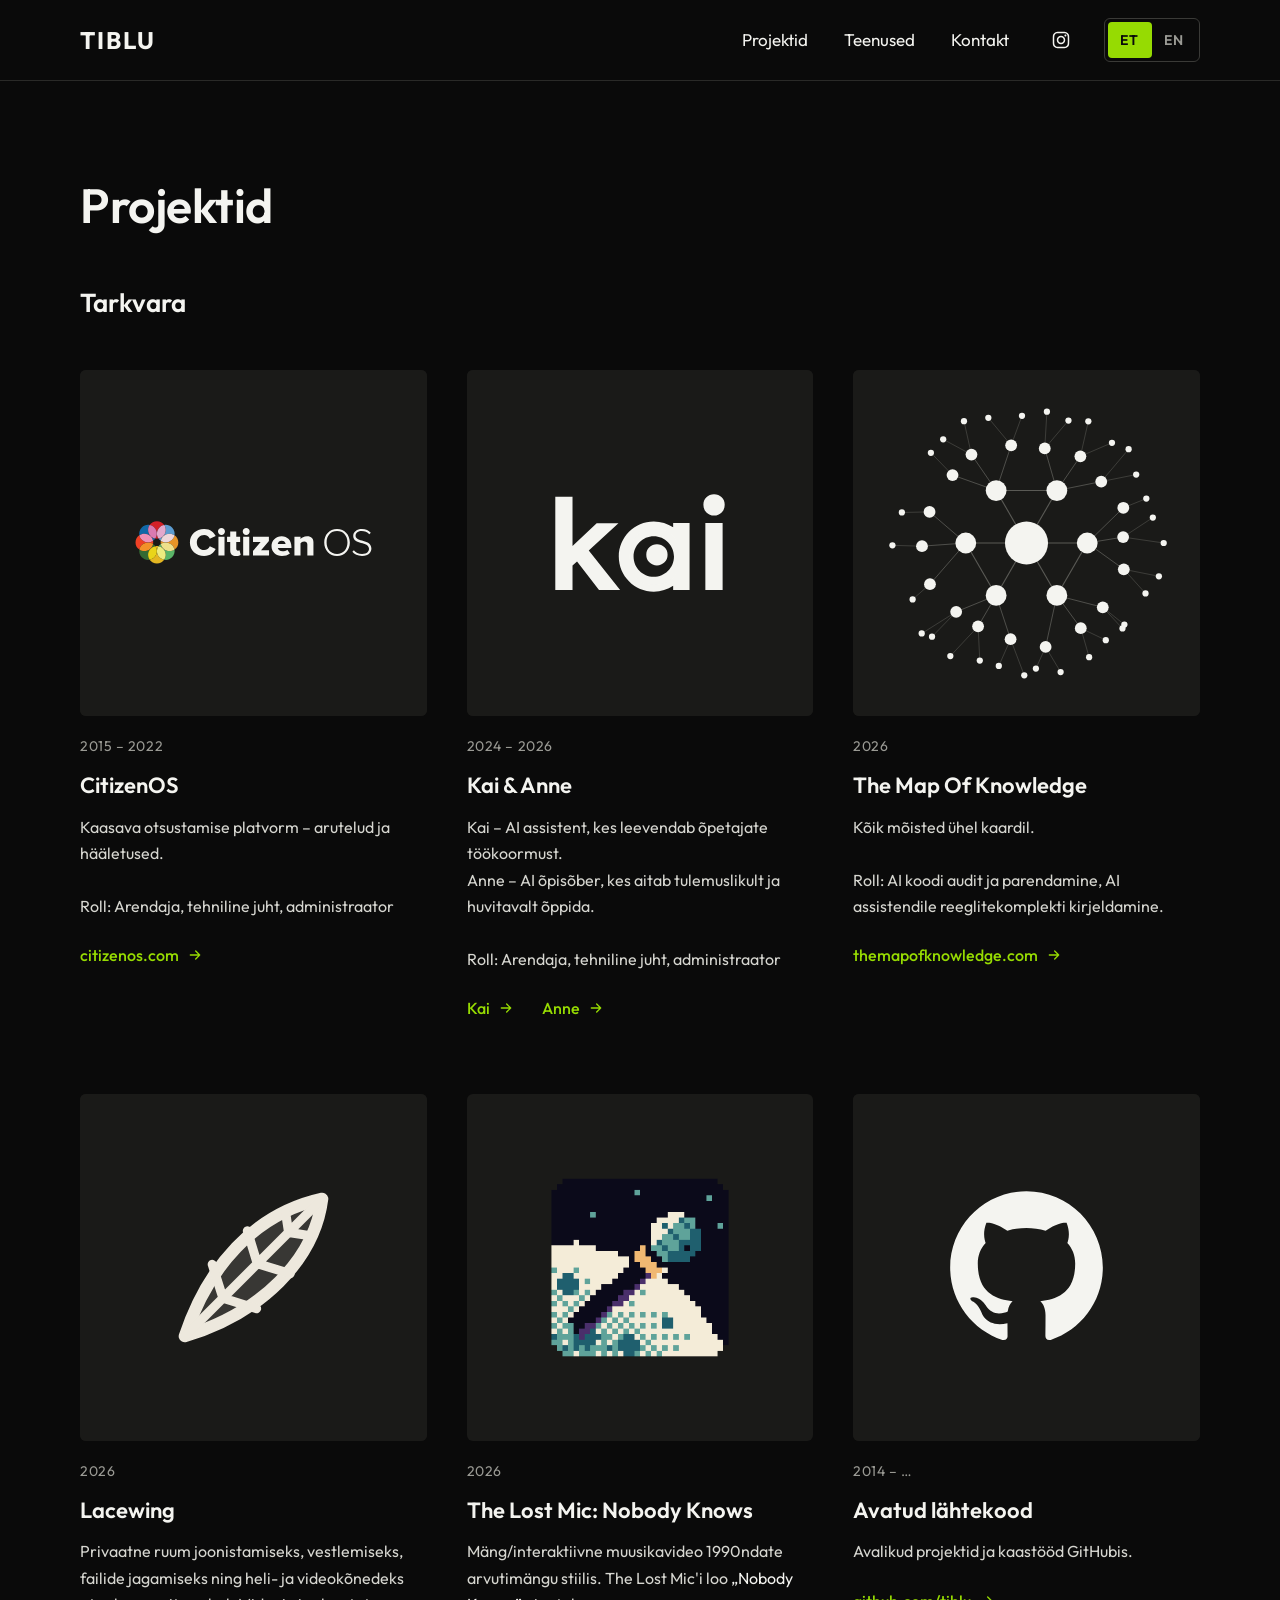
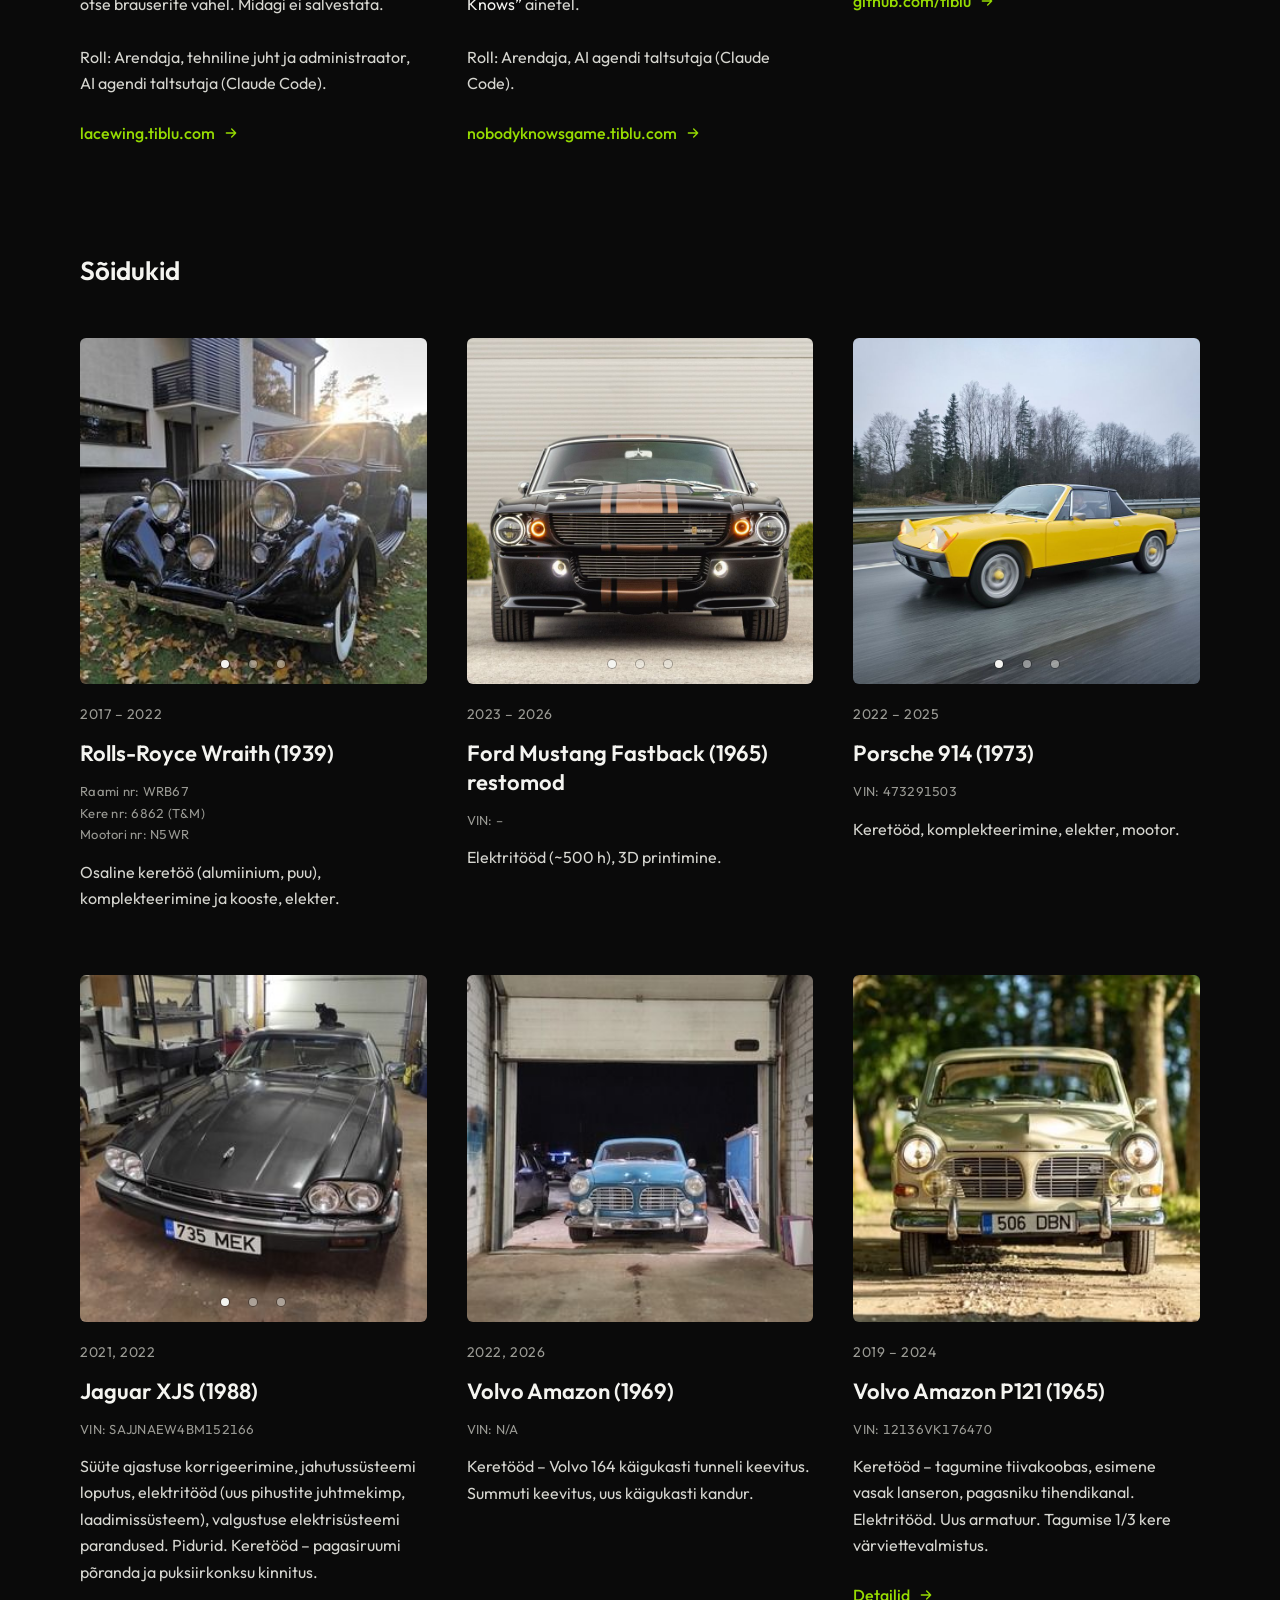
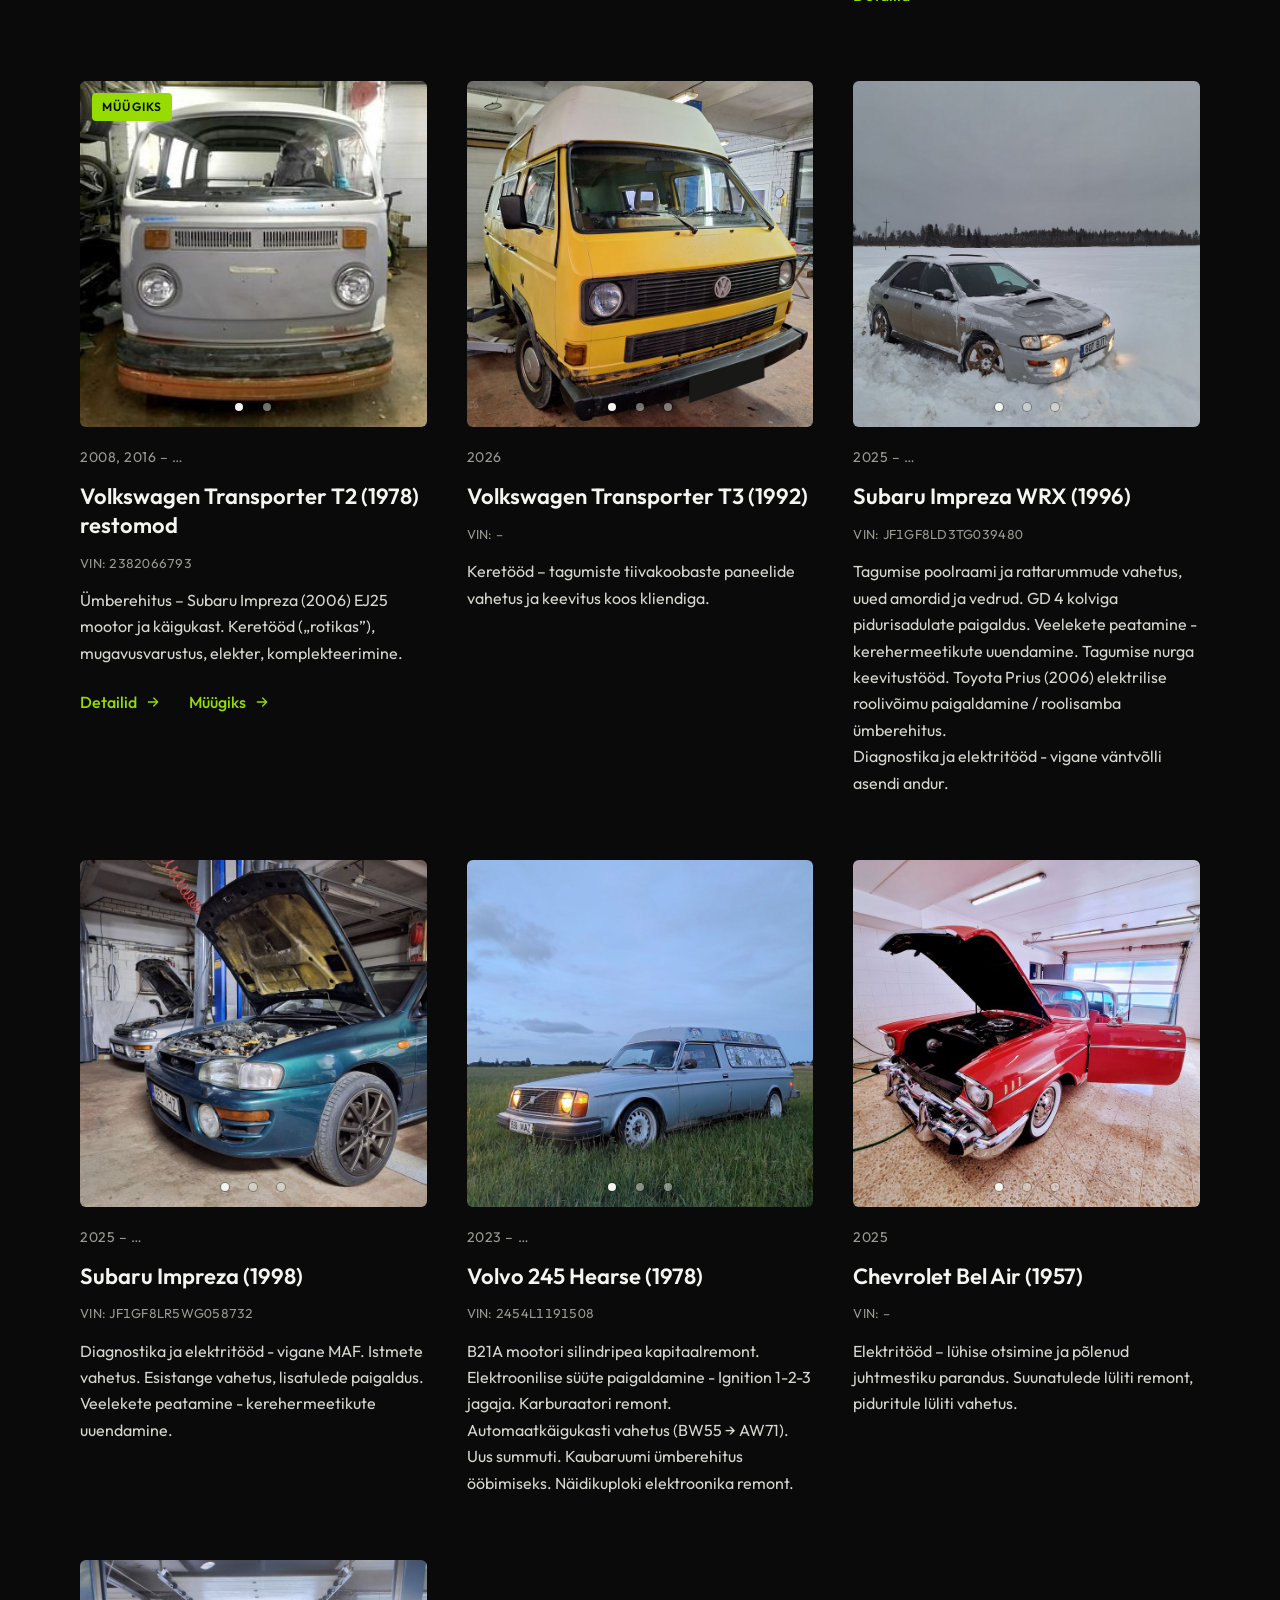
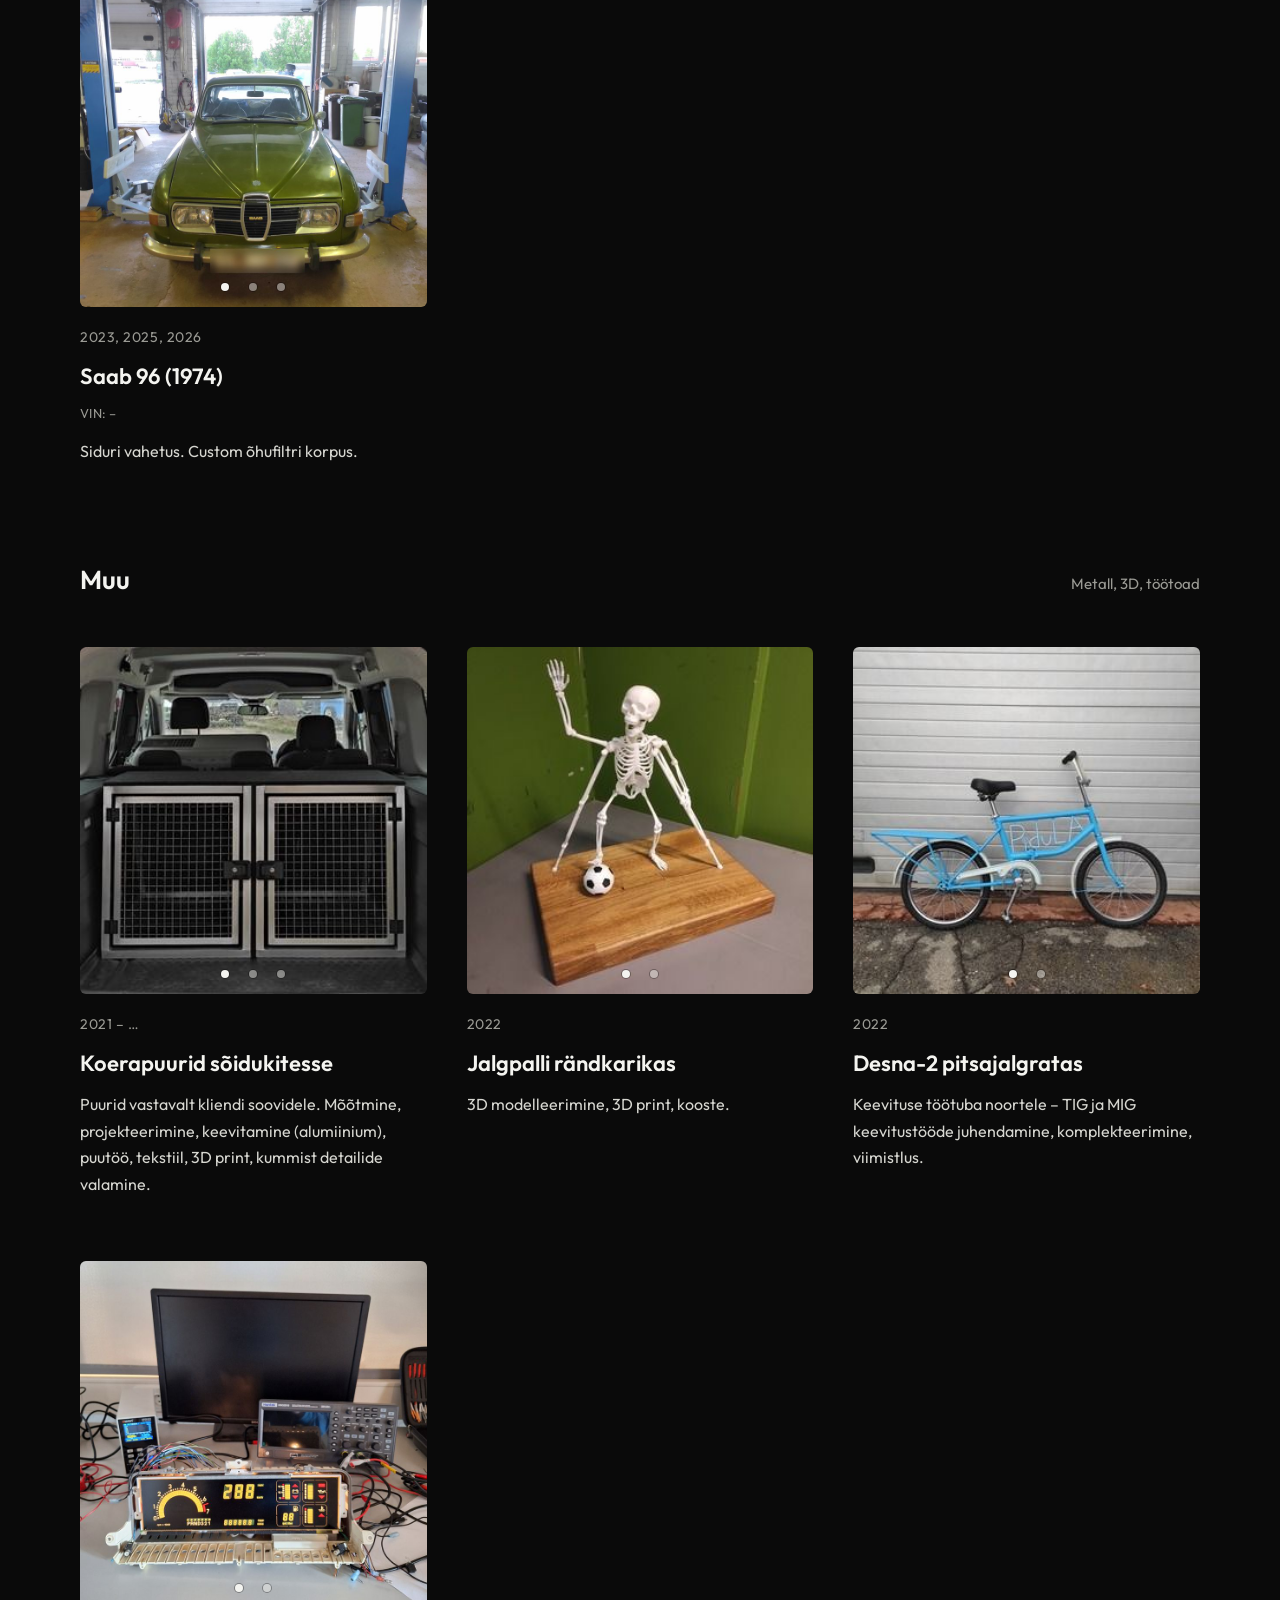
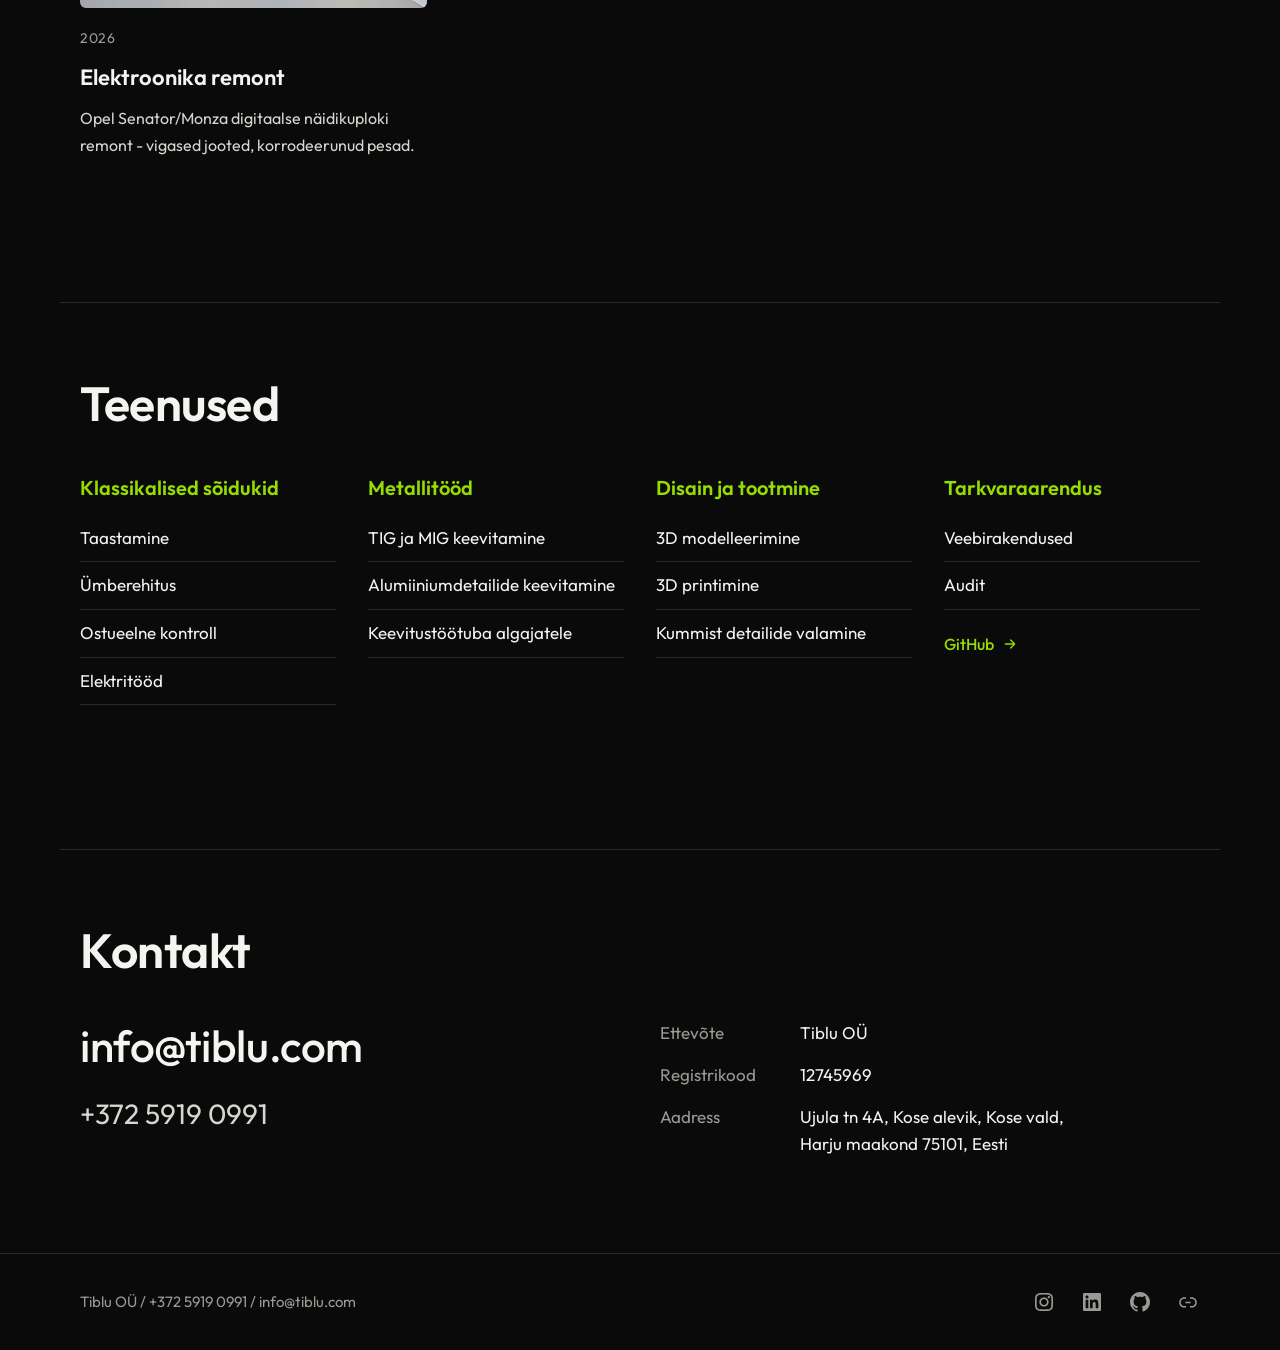
<file: index.html>
<!doctype html>
<html lang="et">
<head>
<!-- Google tag (gtag.js) -->
<script async src="https://www.googletagmanager.com/gtag/js?id=G-PZJDCN054G"></script>
<script>
  window.dataLayer = window.dataLayer || [];
  function gtag(){dataLayer.push(arguments);}
  gtag('js', new Date());

  gtag('config', 'G-PZJDCN054G');
</script>
<meta charset="utf-8">
<meta name="viewport" content="width=device-width, initial-scale=1">
<title>Tiblu OÜ – klassikaliste autode taastamine ja ümberehitus. Metallitööd. Tarkvaraarendus.</title>
<meta name="description" content="Klassikaliste sõidukite taastamine, ümberehitus, ostueelne kontroll ja elektritööd. TIG ja MIG keevitamine, keevitustöötoad, 3D modelleerimine ja printimine. Tarkvaraarendus. Kose, Harjumaa.">
<link rel="canonical" href="https://tiblu.com/">
<link rel="alternate" hreflang="et" href="https://tiblu.com/">
<link rel="alternate" hreflang="en" href="https://tiblu.com/en.html">
<link rel="alternate" hreflang="x-default" href="https://tiblu.com/">
<meta property="og:type" content="website">
<meta property="og:locale" content="et_EE">
<meta property="og:locale:alternate" content="en_US">
<meta property="og:url" content="https://tiblu.com/">
<meta property="og:title" content="Tiblu OÜ – klassikalised autod, metallitööd, tarkvaraarendus">
<meta property="og:description" content="Klassikaliste sõidukite taastamine ja ümberehitus, metallitööd ja tarkvaraarendus. Kose, Harjumaa.">
<meta property="og:image" content="https://tiblu.com/images/rolls-royce-wraith-1939/1.jpg">
<meta name="theme-color" content="#0a0a0a">
<link rel="icon" href="favicon.ico">
<link rel="preconnect" href="https://fonts.googleapis.com">
<link rel="preconnect" href="https://fonts.gstatic.com" crossorigin>
<link rel="stylesheet" href="https://fonts.googleapis.com/css2?family=Outfit:wght@400;500;600;700&amp;display=swap">
<link rel="stylesheet" href="styles.css">
<script src="main.js" defer></script>
</head>
<body>

<header class="site-header">
  <div class="wrap header-inner has-lang">
    <a class="logo" href="#top">TIBLU</a>
    <div class="header-actions">
    <nav class="main-nav" aria-label="Peamenüü">
      <a href="#projektid">Projektid</a>
      <a href="#teenused">Teenused</a>
      <a href="#kontakt">Kontakt</a>
      <a class="icon-link" href="https://instagram.com/vanaisaautod" aria-label="Instagram"><svg width="24" height="24" viewBox="0 0 24 24" fill="currentColor" aria-hidden="true" focusable="false"><path d="M12,4.622c2.403,0,2.688,0.009,3.637,0.052c0.877,0.04,1.354,0.187,1.671,0.31c0.42,0.163,0.72,0.358,1.035,0.673 c0.315,0.315,0.51,0.615,0.673,1.035c0.123,0.317,0.27,0.794,0.31,1.671c0.043,0.949,0.052,1.234,0.052,3.637 s-0.009,2.688-0.052,3.637c-0.04,0.877-0.187,1.354-0.31,1.671c-0.163,0.42-0.358,0.72-0.673,1.035 c-0.315,0.315-0.615,0.51-1.035,0.673c-0.317,0.123-0.794,0.27-1.671,0.31c-0.949,0.043-1.233,0.052-3.637,0.052 s-2.688-0.009-3.637-0.052c-0.877-0.04-1.354-0.187-1.671-0.31c-0.42-0.163-0.72-0.358-1.035-0.673 c-0.315-0.315-0.51-0.615-0.673-1.035c-0.123-0.317-0.27-0.794-0.31-1.671C4.631,14.688,4.622,14.403,4.622,12 s0.009-2.688,0.052-3.637c0.04-0.877,0.187-1.354,0.31-1.671c0.163-0.42,0.358-0.72,0.673-1.035 c0.315-0.315,0.615-0.51,1.035-0.673c0.317-0.123,0.794-0.27,1.671-0.31C9.312,4.631,9.597,4.622,12,4.622 M12,3 C9.556,3,9.249,3.01,8.289,3.054C7.331,3.098,6.677,3.25,6.105,3.472C5.513,3.702,5.011,4.01,4.511,4.511 c-0.5,0.5-0.808,1.002-1.038,1.594C3.25,6.677,3.098,7.331,3.054,8.289C3.01,9.249,3,9.556,3,12c0,2.444,0.01,2.751,0.054,3.711 c0.044,0.958,0.196,1.612,0.418,2.185c0.23,0.592,0.538,1.094,1.038,1.594c0.5,0.5,1.002,0.808,1.594,1.038 c0.572,0.222,1.227,0.375,2.185,0.418C9.249,20.99,9.556,21,12,21s2.751-0.01,3.711-0.054c0.958-0.044,1.612-0.196,2.185-0.418 c0.592-0.23,1.094-0.538,1.594-1.038c0.5-0.5,0.808-1.002,1.038-1.594c0.222-0.572,0.375-1.227,0.418-2.185 C20.99,14.751,21,14.444,21,12s-0.01-2.751-0.054-3.711c-0.044-0.958-0.196-1.612-0.418-2.185c-0.23-0.592-0.538-1.094-1.038-1.594 c-0.5-0.5-1.002-0.808-1.594-1.038c-0.572-0.222-1.227-0.375-2.185-0.418C14.751,3.01,14.444,3,12,3L12,3z M12,7.378 c-2.552,0-4.622,2.069-4.622,4.622S9.448,16.622,12,16.622s4.622-2.069,4.622-4.622S14.552,7.378,12,7.378z M12,15 c-1.657,0-3-1.343-3-3s1.343-3,3-3s3,1.343,3,3S13.657,15,12,15z M16.804,6.116c-0.596,0-1.08,0.484-1.08,1.08 s0.484,1.08,1.08,1.08c0.596,0,1.08-0.484,1.08-1.08S17.401,6.116,16.804,6.116z"></path></svg></a>
    </nav>
    <nav class="lang-switch" aria-label="Keel / Language">
      <a href="/" lang="et" hreflang="et" aria-current="page" title="Eesti keeles">ET</a>
      <a href="en.html" lang="en" hreflang="en" title="In English">EN</a>
    </nav>
    </div>
  </div>
</header>

<main>
  <section id="projektid" class="wrap section section-first">
    <h1 id="top">Projektid</h1>

    <div class="group-head">
      <h3>Tarkvara</h3>
    </div>
    <div class="cards">
      <article class="card">
        <div class="car">
          <img class="is-active" src="images/citizenos/1.svg" alt="CitizenOS" width="800" height="800" loading="eager" decoding="async">
        </div>
        <div class="card-years">2015 – 2022</div>
        <h4>CitizenOS</h4>
        <p class="card-desc">Kaasava otsustamise platvorm – arutelud ja hääletused.

Roll: Arendaja, tehniline juht, administraator</p>
        <div class="card-links">
          <a class="arrow-link" href="https://citizenos.com/" target="_blank" rel="noopener">citizenos.com<svg width="16" height="16" viewBox="0 0 24 24" fill="none" stroke="currentColor" stroke-width="2" stroke-linecap="round" stroke-linejoin="round" aria-hidden="true" focusable="false"><path d="M5 12h14M13 6l6 6-6 6"></path></svg></a>
        </div>
      </article>
      <article class="card">
        <div class="car">
          <img class="is-active" src="images/kai-anne/1.svg" alt="Kai &amp; Anne" width="800" height="800" loading="eager" decoding="async">
        </div>
        <div class="card-years">2024 – 2026</div>
        <h4>Kai &amp; Anne</h4>
        <p class="card-desc">Kai – AI assistent, kes leevendab õpetajate töökoormust.
Anne – AI õpisõber, kes aitab tulemuslikult ja huvitavalt õppida.

Roll: Arendaja, tehniline juht, administraator</p>
        <div class="card-links">
          <a class="arrow-link" href="https://app.kaiq.net/" target="_blank" rel="noopener">Kai<svg width="16" height="16" viewBox="0 0 24 24" fill="none" stroke="currentColor" stroke-width="2" stroke-linecap="round" stroke-linejoin="round" aria-hidden="true" focusable="false"><path d="M5 12h14M13 6l6 6-6 6"></path></svg></a>
          <a class="arrow-link" href="https://anne.kaiq.net/" target="_blank" rel="noopener">Anne<svg width="16" height="16" viewBox="0 0 24 24" fill="none" stroke="currentColor" stroke-width="2" stroke-linecap="round" stroke-linejoin="round" aria-hidden="true" focusable="false"><path d="M5 12h14M13 6l6 6-6 6"></path></svg></a>
        </div>
      </article>
      <article class="card">
        <div class="car">
          <img class="is-active" src="images/the-map-of-knowledge/1.svg" alt="The Map Of Knowledge" width="800" height="800" loading="eager" decoding="async">
        </div>
        <div class="card-years">2026</div>
        <h4>The Map Of Knowledge</h4>
        <p class="card-desc">Kõik mõisted ühel kaardil.

Roll: AI koodi audit ja parendamine, AI assistendile reeglitekomplekti kirjeldamine.</p>
        <div class="card-links">
          <a class="arrow-link" href="https://app.themapofknowledge.com/" target="_blank" rel="noopener">themapofknowledge.com<svg width="16" height="16" viewBox="0 0 24 24" fill="none" stroke="currentColor" stroke-width="2" stroke-linecap="round" stroke-linejoin="round" aria-hidden="true" focusable="false"><path d="M5 12h14M13 6l6 6-6 6"></path></svg></a>
        </div>
      </article>
      <article class="card">
        <div class="car">
          <img class="is-active" src="images/lacewing/1.svg" alt="Lacewing" width="800" height="800" loading="lazy" decoding="async">
        </div>
        <div class="card-years">2026</div>
        <h4>Lacewing</h4>
        <p class="card-desc">Privaatne ruum joonistamiseks, vestlemiseks, failide jagamiseks ning heli- ja videokõnedeks otse brauserite vahel. Midagi ei salvestata.

Roll: Arendaja, tehniline juht ja administraator, AI agendi taltsutaja (Claude Code).</p>
        <div class="card-links">
          <a class="arrow-link" href="https://lacewing.tiblu.com/" target="_blank" rel="noopener">lacewing.tiblu.com<svg width="16" height="16" viewBox="0 0 24 24" fill="none" stroke="currentColor" stroke-width="2" stroke-linecap="round" stroke-linejoin="round" aria-hidden="true" focusable="false"><path d="M5 12h14M13 6l6 6-6 6"></path></svg></a>
        </div>
      </article>
      <article class="card">
        <div class="car">
          <img class="is-active" src="images/nobody-knows-game/1.png" alt="The Lost Mic: Nobody Knows" width="800" height="800" loading="lazy" decoding="async">
        </div>
        <div class="card-years">2026</div>
        <h4>The Lost Mic: Nobody Knows</h4>
        <p class="card-desc">Mäng/interaktiivne muusikavideo 1990ndate arvutimängu stiilis. The Lost Mic'i loo <a href="https://www.youtube.com/watch?v=lD5Fz6TO0x8">„Nobody Knows”</a> ainetel.

Roll: Arendaja, AI agendi taltsutaja (Claude Code).</p>
        <div class="card-links">
          <a class="arrow-link" href="https://nobodyknowsgame.tiblu.com/" target="_blank" rel="noopener">nobodyknowsgame.tiblu.com<svg width="16" height="16" viewBox="0 0 24 24" fill="none" stroke="currentColor" stroke-width="2" stroke-linecap="round" stroke-linejoin="round" aria-hidden="true" focusable="false"><path d="M5 12h14M13 6l6 6-6 6"></path></svg></a>
        </div>
      </article>
      <article class="card">
        <div class="car">
          <img class="is-active" src="images/avatud-lahtekood/1.svg" alt="Avatud lähtekood" width="800" height="800" loading="lazy" decoding="async">
        </div>
        <div class="card-years">2014 – …</div>
        <h4>Avatud lähtekood</h4>
        <p class="card-desc">Avalikud projektid ja kaastööd GitHubis.</p>
        <div class="card-links">
          <a class="arrow-link" href="https://github.com/tiblu" target="_blank" rel="noopener">github.com/tiblu<svg width="16" height="16" viewBox="0 0 24 24" fill="none" stroke="currentColor" stroke-width="2" stroke-linecap="round" stroke-linejoin="round" aria-hidden="true" focusable="false"><path d="M5 12h14M13 6l6 6-6 6"></path></svg></a>
        </div>
      </article>
    </div>

    <div class="group-head group-head-spaced">
      <h3>Sõidukid</h3>
    </div>
    <div class="cards">
      <article class="card">
        <div class="car" tabindex="0" aria-label="Rolls-Royce Wraith (1939) – pildid">
          <img class="is-active" src="images/rolls-royce-wraith-1939/1.jpg" alt="Rolls-Royce Wraith (1939) – pilt 1/3" width="800" height="800" loading="lazy" decoding="async">
          <img src="images/rolls-royce-wraith-1939/2.jpg" alt="Rolls-Royce Wraith (1939) – pilt 2/3" width="800" height="800" loading="lazy" decoding="async">
          <img src="images/rolls-royce-wraith-1939/3.jpg" alt="Rolls-Royce Wraith (1939) – pilt 3/3" width="800" height="800" loading="lazy" decoding="async">
        </div>
        <div class="card-years">2017 – 2022</div>
        <h4>Rolls-Royce Wraith (1939)</h4>
        <div class="card-ids"><span>Raami nr: WRB67</span><span>Kere nr: 6862 (T&amp;M)</span><span>Mootori nr: N5WR</span></div>
        <p class="card-desc">Osaline keretöö (alumiinium, puu), komplekteerimine ja kooste, elekter.</p>
      </article>
      <article class="card">
        <div class="car" tabindex="0" aria-label="Ford Mustang Fastback (1965) restomod – pildid">
          <img class="is-active" src="images/ford-mustang-fastback-1965-restomod/1.jpg" alt="Ford Mustang Fastback (1965) restomod – pilt 1/3" width="800" height="800" loading="lazy" decoding="async">
          <img src="images/ford-mustang-fastback-1965-restomod/2.jpg" alt="Ford Mustang Fastback (1965) restomod – pilt 2/3" width="800" height="800" loading="lazy" decoding="async">
          <img src="images/ford-mustang-fastback-1965-restomod/3.jpg" alt="Ford Mustang Fastback (1965) restomod – pilt 3/3" width="800" height="800" loading="lazy" decoding="async">
        </div>
        <div class="card-years">2023 – 2026</div>
        <h4>Ford Mustang Fastback (1965) restomod</h4>
        <div class="card-ids"><span>VIN: –</span></div>
        <p class="card-desc">Elektritööd (~500 h), 3D printimine.</p>
      </article>
      <article class="card">
        <div class="car" tabindex="0" aria-label="Porsche 914 (1973) – pildid">
          <img class="is-active" src="images/porsche-914-1973/1.jpg" alt="Porsche 914 (1973) – pilt 1/3" width="800" height="800" loading="lazy" decoding="async">
          <img src="images/porsche-914-1973/2.jpg" alt="Porsche 914 (1973) – pilt 2/3" width="800" height="800" loading="lazy" decoding="async">
          <img src="images/porsche-914-1973/3.jpg" alt="Porsche 914 (1973) – pilt 3/3" width="800" height="800" loading="lazy" decoding="async">
        </div>
        <div class="card-years">2022 – 2025</div>
        <h4>Porsche 914 (1973)</h4>
        <div class="card-ids"><span>VIN: 473291503</span></div>
        <p class="card-desc">Keretööd, komplekteerimine, elekter, mootor.</p>
      </article>
      <article class="card">
        <div class="car" tabindex="0" aria-label="Jaguar XJS (1988) – pildid">
          <img class="is-active" src="images/jaguar-xjs-1988/1.jpg" alt="Jaguar XJS (1988) – pilt 1/3" width="800" height="800" loading="lazy" decoding="async">
          <img src="images/jaguar-xjs-1988/2.jpg" alt="Jaguar XJS (1988) – pilt 2/3" width="800" height="800" loading="lazy" decoding="async">
          <img src="images/jaguar-xjs-1988/3.jpg" alt="Jaguar XJS (1988) – pilt 3/3" width="800" height="800" loading="lazy" decoding="async">
        </div>
        <div class="card-years">2021, 2022</div>
        <h4>Jaguar XJS (1988)</h4>
        <div class="card-ids"><span>VIN: SAJJNAEW4BM152166</span></div>
        <p class="card-desc">Süüte ajastuse korrigeerimine, jahutussüsteemi loputus, elektritööd (uus pihustite juhtmekimp, laadimissüsteem), valgustuse elektrisüsteemi parandused. Pidurid. Keretööd – pagasiruumi põranda ja puksiirkonksu kinnitus.</p>
      </article>
      <article class="card">
        <div class="car">
          <img class="is-active" src="images/volvo-amazon-1969/1.jpg" alt="Volvo Amazon (1969)" width="800" height="800" loading="lazy" decoding="async">
        </div>
        <div class="card-years">2022, 2026</div>
        <h4>Volvo Amazon (1969)</h4>
        <div class="card-ids"><span>VIN: N/A</span></div>
        <p class="card-desc">Keretööd – Volvo 164 käigukasti tunneli keevitus. Summuti keevitus, uus käigukasti kandur.</p>
      </article>
      <article class="card">
        <div class="car">
          <img class="is-active" src="images/volvo-amazon-p121-1965/1.jpg" alt="Volvo Amazon P121 (1965)" width="800" height="800" loading="lazy" decoding="async">
        </div>
        <div class="card-years">2019 – 2024</div>
        <h4>Volvo Amazon P121 (1965)</h4>
        <div class="card-ids"><span>VIN: 12136VK176470</span></div>
        <p class="card-desc">Keretööd – tagumine tiivakoobas, esimene vasak lanseron, pagasniku tihendikanal. Elektritööd. Uus armatuur. Tagumise 1/3 kere värviettevalmistus.</p>
        <a class="arrow-link" href="https://foorum.volvoclub.ee/viewtopic.php?f=25&amp;t=53578" target="_blank" rel="noopener">Detailid<svg width="16" height="16" viewBox="0 0 24 24" fill="none" stroke="currentColor" stroke-width="2" stroke-linecap="round" stroke-linejoin="round" aria-hidden="true" focusable="false"><path d="M5 12h14M13 6l6 6-6 6"></path></svg></a>
      </article>
      <article class="card">
        <div class="car" tabindex="0" aria-label="Volkswagen Transporter T2 (1978) restomod – pildid">
          <img class="is-active" src="images/volkswagen-transporter-t2-1978-restomod/1.jpg" alt="Volkswagen Transporter T2 (1978) restomod – pilt 1/2" width="800" height="800" loading="lazy" decoding="async">
          <img src="images/volkswagen-transporter-t2-1978-restomod/2.jpg" alt="Volkswagen Transporter T2 (1978) restomod – pilt 2/2" width="800" height="800" loading="lazy" decoding="async">
          <span class="badge">Müügiks</span>
        </div>
        <div class="card-years">2008, 2016 – …</div>
        <h4>Volkswagen Transporter T2 (1978) restomod</h4>
        <div class="card-ids"><span>VIN: 2382066793</span></div>
        <p class="card-desc">Ümberehitus – Subaru Impreza (2006) EJ25 mootor ja käigukast. Keretööd („rotikas”), mugavusvarustus, elekter, komplekteerimine.</p>
        <div class="card-links">
          <a class="arrow-link" href="https://aircooledclub.ee/foorum/viewtopic.php?p=18331#p18331" target="_blank" rel="noopener">Detailid<svg width="16" height="16" viewBox="0 0 24 24" fill="none" stroke="currentColor" stroke-width="2" stroke-linecap="round" stroke-linejoin="round" aria-hidden="true" focusable="false"><path d="M5 12h14M13 6l6 6-6 6"></path></svg></a>
          <a class="arrow-link" href="muua-vw-transporter-t2b-1978-restomod.html">Müügiks<svg width="16" height="16" viewBox="0 0 24 24" fill="none" stroke="currentColor" stroke-width="2" stroke-linecap="round" stroke-linejoin="round" aria-hidden="true" focusable="false"><path d="M5 12h14M13 6l6 6-6 6"></path></svg></a>
        </div>
      </article>
      <article class="card">
        <div class="car" tabindex="0" aria-label="Volkswagen Transporter T3 (1992) – pildid">
          <img class="is-active" src="images/volkswagen-transporter-t3-1992/1.jpg" alt="Volkswagen Transporter T3 (1992) – pilt 1/3" width="800" height="800" loading="lazy" decoding="async">
          <img src="images/volkswagen-transporter-t3-1992/2.jpg" alt="Volkswagen Transporter T3 (1992) – pilt 2/3" width="800" height="800" loading="lazy" decoding="async">
          <img src="images/volkswagen-transporter-t3-1992/3.jpg" alt="Volkswagen Transporter T3 (1992) – pilt 3/3" width="800" height="800" loading="lazy" decoding="async">
        </div>
        <div class="card-years">2026</div>
        <h4>Volkswagen Transporter T3 (1992)</h4>
        <div class="card-ids"><span>VIN: –</span></div>
        <p class="card-desc">Keretööd – tagumiste tiivakoobaste paneelide vahetus ja keevitus koos kliendiga.</p>
      </article>
      <article class="card">
        <div class="car" tabindex="0" aria-label="Subaru Impreza WRX (1996) – pildid">
          <img class="is-active" src="images/subaru-impreza-wrx-1996/1.jpg" alt="Subaru Impreza WRX (1996) – pilt 1/3" width="800" height="800" loading="lazy" decoding="async">
          <img src="images/subaru-impreza-wrx-1996/2.jpg" alt="Subaru Impreza WRX (1996) – pilt 2/3" width="800" height="800" loading="lazy" decoding="async">
          <img src="images/subaru-impreza-wrx-1996/3.jpg" alt="Subaru Impreza WRX (1996) – pilt 3/3" width="800" height="800" loading="lazy" decoding="async">
        </div>
        <div class="card-years">2025 – …</div>
        <h4>Subaru Impreza WRX (1996)</h4>
        <div class="card-ids"><span>VIN: JF1GF8LD3TG039480</span></div>
        <p class="card-desc">Tagumise poolraami ja rattarummude vahetus, uued amordid ja vedrud. GD 4 kolviga pidurisadulate paigaldus. Veelekete peatamine - kerehermeetikute uuendamine. Tagumise nurga keevitustööd. Toyota Prius (2006) elektrilise roolivõimu paigaldamine / roolisamba ümberehitus.
Diagnostika ja elektritööd - vigane väntvõlli asendi andur.</p>
      </article>
      <article class="card">
        <div class="car" tabindex="0" aria-label="Subaru Impreza (1998) – pildid">
          <img class="is-active" src="images/subaru-impreza-1998/1.jpg" alt="Subaru Impreza (1998) – pilt 1/3" width="800" height="800" loading="lazy" decoding="async">
          <img src="images/subaru-impreza-1998/2.jpg" alt="Subaru Impreza (1998) – pilt 2/3" width="800" height="800" loading="lazy" decoding="async">
          <img src="images/subaru-impreza-1998/3.jpg" alt="Subaru Impreza (1998) – pilt 3/3" width="800" height="800" loading="lazy" decoding="async">
        </div>
        <div class="card-years">2025 – …</div>
        <h4>Subaru Impreza (1998)</h4>
        <div class="card-ids"><span>VIN: JF1GF8LR5WG058732</span></div>
        <p class="card-desc">Diagnostika ja elektritööd - vigane MAF. Istmete vahetus. Esistange vahetus, lisatulede paigaldus. Veelekete peatamine - kerehermeetikute uuendamine.</p>
      </article>
      <article class="card">
        <div class="car" tabindex="0" aria-label="Volvo 245 Hearse (1978) – pildid">
          <img class="is-active" src="images/volvo-245-hearse-1978/1.jpg" alt="Volvo 245 Hearse (1978) – pilt 1/3" width="800" height="800" loading="lazy" decoding="async">
          <img src="images/volvo-245-hearse-1978/2.jpg" alt="Volvo 245 Hearse (1978) – pilt 2/3" width="800" height="800" loading="lazy" decoding="async">
          <img src="images/volvo-245-hearse-1978/3.jpg" alt="Volvo 245 Hearse (1978) – pilt 3/3" width="800" height="800" loading="lazy" decoding="async">
        </div>
        <div class="card-years">2023 – …</div>
        <h4>Volvo 245 Hearse (1978)</h4>
        <div class="card-ids"><span>VIN: 2454L1191508</span></div>
        <p class="card-desc">B21A mootori silindripea kapitaalremont. Elektroonilise süüte paigaldamine - Ignition 1-2-3 jagaja. Karburaatori remont. Automaatkäigukasti vahetus (BW55 → AW71). Uus summuti. Kaubaruumi ümberehitus ööbimiseks. Näidikuploki elektroonika remont.</p>
      </article>
      <article class="card">
        <div class="car" tabindex="0" aria-label="Chevrolet Bel Air (1957) – pildid">
          <img class="is-active" src="images/chevrolet-bel-air-1957/1.jpg" alt="Chevrolet Bel Air (1957) – pilt 1/3" width="800" height="800" loading="lazy" decoding="async">
          <img src="images/chevrolet-bel-air-1957/2.jpg" alt="Chevrolet Bel Air (1957) – pilt 2/3" width="800" height="800" loading="lazy" decoding="async">
          <img src="images/chevrolet-bel-air-1957/3.jpg" alt="Chevrolet Bel Air (1957) – pilt 3/3" width="800" height="800" loading="lazy" decoding="async">
        </div>
        <div class="card-years">2025</div>
        <h4>Chevrolet Bel Air (1957)</h4>
        <div class="card-ids"><span>VIN: –</span></div>
        <p class="card-desc">Elektritööd – lühise otsimine ja põlenud juhtmestiku parandus. Suunatulede lüliti remont, piduritule lüliti vahetus.</p>
      </article>
      <article class="card">
        <div class="car" tabindex="0" aria-label="Saab 96 (1974) – pildid">
          <img class="is-active" src="images/saab-96-1974/1.jpg" alt="Saab 96 (1974) – pilt 1/3" width="800" height="800" loading="lazy" decoding="async">
          <img src="images/saab-96-1974/2.jpg" alt="Saab 96 (1974) – pilt 2/3" width="800" height="800" loading="lazy" decoding="async">
          <img src="images/saab-96-1974/3.jpg" alt="Saab 96 (1974) – pilt 3/3" width="800" height="800" loading="lazy" decoding="async">
        </div>
        <div class="card-years">2023, 2025, 2026</div>
        <h4>Saab 96 (1974)</h4>
        <div class="card-ids"><span>VIN: –</span></div>
        <p class="card-desc">Siduri vahetus. Custom õhufiltri korpus.</p>
      </article>
    </div>

    <div class="group-head group-head-spaced">
      <h3>Muu</h3>
      <span class="muted">Metall, 3D, töötoad</span>
    </div>
    <div class="cards">
      <article class="card">
        <div class="car" tabindex="0" aria-label="Koerapuurid sõidukitesse – pildid">
          <img class="is-active" src="images/koerapuurid-soidukitesse/1.jpg" alt="Koerapuurid sõidukitesse – pilt 1/3" width="800" height="800" loading="lazy" decoding="async">
          <img src="images/koerapuurid-soidukitesse/2.jpg" alt="Koerapuurid sõidukitesse – pilt 2/3" width="800" height="800" loading="lazy" decoding="async">
          <img src="images/koerapuurid-soidukitesse/3.jpg" alt="Koerapuurid sõidukitesse – pilt 3/3" width="800" height="800" loading="lazy" decoding="async">
        </div>
        <div class="card-years">2021 – …</div>
        <h4>Koerapuurid sõidukitesse</h4>
        <p class="card-desc">Puurid vastavalt kliendi soovidele. Mõõtmine, projekteerimine, keevitamine (alumiinium), puutöö, tekstiil, 3D print, kummist detailide valamine.</p>
      </article>
      <article class="card">
        <div class="car" tabindex="0" aria-label="Jalgpalli rändkarikas – pildid">
          <img class="is-active" src="images/jalgpalli-randkarikas/1.jpg" alt="Jalgpalli rändkarikas – pilt 1/2" width="800" height="800" loading="lazy" decoding="async">
          <img src="images/jalgpalli-randkarikas/2.jpg" alt="Jalgpalli rändkarikas – pilt 2/2" width="800" height="800" loading="lazy" decoding="async">
        </div>
        <div class="card-years">2022</div>
        <h4>Jalgpalli rändkarikas</h4>
        <p class="card-desc">3D modelleerimine, 3D print, kooste.</p>
      </article>
      <article class="card">
        <div class="car" tabindex="0" aria-label="Desna-2 pitsajalgratas – pildid">
          <img class="is-active" src="images/desna-2-pitsajalgratas/1.jpg" alt="Desna-2 pitsajalgratas – pilt 1/2" width="800" height="800" loading="lazy" decoding="async">
          <img src="images/desna-2-pitsajalgratas/2.jpg" alt="Desna-2 pitsajalgratas – pilt 2/2" width="800" height="800" loading="lazy" decoding="async">
        </div>
        <div class="card-years">2022</div>
        <h4>Desna-2 pitsajalgratas</h4>
        <p class="card-desc">Keevituse töötuba noortele – TIG ja MIG keevitustööde juhendamine, komplekteerimine, viimistlus.</p>
      </article>
      <article class="card">
        <div class="car" tabindex="0" aria-label="Elektroonika remont – pildid">
          <img class="is-active" src="images/elektroonika-remont/1.jpg" alt="Elektroonika remont – pilt 1/2" width="800" height="800" loading="lazy" decoding="async">
          <img src="images/elektroonika-remont/2.jpg" alt="Elektroonika remont – pilt 2/2" width="800" height="800" loading="lazy" decoding="async">
        </div>
        <div class="card-years">2026</div>
        <h4>Elektroonika remont</h4>
        <p class="card-desc">Opel Senator/Monza digitaalse näidikuploki remont - vigased jooted, korrodeerunud pesad.</p>
      </article>
    </div>
  </section>

  <section id="teenused" class="wrap section">
    <h2>Teenused</h2>
    <div class="services">
      <div class="service">
        <h3>Klassikalised sõidukid</h3>
        <ul>
          <li>Taastamine</li>
          <li>Ümberehitus</li>
          <li>Ostueelne kontroll</li>
          <li>Elektritööd</li>
        </ul>
      </div>
      <div class="service">
        <h3>Metallitööd</h3>
        <ul>
          <li>TIG ja MIG keevitamine</li>
          <li>Alumiiniumdetailide keevitamine</li>
          <li>Keevitustöötuba algajatele</li>
        </ul>
      </div>
      <div class="service">
        <h3>Disain ja tootmine</h3>
        <ul>
          <li>3D modelleerimine</li>
          <li>3D printimine</li>
          <li>Kummist detailide valamine</li>
        </ul>
      </div>
      <div class="service">
        <h3>Tarkvaraarendus</h3>
        <ul>
          <li>Veebirakendused</li>
          <li>Audit</li>
        </ul>
        <a class="arrow-link" href="https://github.com/tiblu">GitHub<svg width="16" height="16" viewBox="0 0 24 24" fill="none" stroke="currentColor" stroke-width="2" stroke-linecap="round" stroke-linejoin="round" aria-hidden="true" focusable="false"><path d="M5 12h14M13 6l6 6-6 6"></path></svg></a>
      </div>
    </div>
  </section>

  <section id="kontakt" class="wrap section">
    <h2>Kontakt</h2>
    <div class="contact">
      <div class="contact-main">
        <a class="contact-email" href="mailto:info@tiblu.com">info@tiblu.com</a>
        <a class="contact-phone" href="tel:+37259190991">+372 5919 0991</a>
      </div>
      <dl class="contact-details">
        <dt>Ettevõte</dt><dd>Tiblu OÜ</dd>
        <dt>Registrikood</dt><dd>12745969</dd>
        <dt>Aadress</dt><dd>Ujula tn 4A, Kose alevik, Kose vald,<br>Harju maakond 75101, Eesti</dd>
      </dl>
    </div>
  </section>
</main>

<footer class="site-footer">
  <div class="wrap footer-inner">
    <span>Tiblu OÜ / +372 5919 0991 / info@tiblu.com</span>
    <nav class="social" aria-label="Sotsiaalmeedia">
      <a class="icon-link" href="https://instagram.com/vanaisaautod" aria-label="Instagram"><svg width="24" height="24" viewBox="0 0 24 24" fill="currentColor" aria-hidden="true" focusable="false"><path d="M12,4.622c2.403,0,2.688,0.009,3.637,0.052c0.877,0.04,1.354,0.187,1.671,0.31c0.42,0.163,0.72,0.358,1.035,0.673 c0.315,0.315,0.51,0.615,0.673,1.035c0.123,0.317,0.27,0.794,0.31,1.671c0.043,0.949,0.052,1.234,0.052,3.637 s-0.009,2.688-0.052,3.637c-0.04,0.877-0.187,1.354-0.31,1.671c-0.163,0.42-0.358,0.72-0.673,1.035 c-0.315,0.315-0.615,0.51-1.035,0.673c-0.317,0.123-0.794,0.27-1.671,0.31c-0.949,0.043-1.233,0.052-3.637,0.052 s-2.688-0.009-3.637-0.052c-0.877-0.04-1.354-0.187-1.671-0.31c-0.42-0.163-0.72-0.358-1.035-0.673 c-0.315-0.315-0.51-0.615-0.673-1.035c-0.123-0.317-0.27-0.794-0.31-1.671C4.631,14.688,4.622,14.403,4.622,12 s0.009-2.688,0.052-3.637c0.04-0.877,0.187-1.354,0.31-1.671c0.163-0.42,0.358-0.72,0.673-1.035 c0.315-0.315,0.615-0.51,1.035-0.673c0.317-0.123,0.794-0.27,1.671-0.31C9.312,4.631,9.597,4.622,12,4.622 M12,3 C9.556,3,9.249,3.01,8.289,3.054C7.331,3.098,6.677,3.25,6.105,3.472C5.513,3.702,5.011,4.01,4.511,4.511 c-0.5,0.5-0.808,1.002-1.038,1.594C3.25,6.677,3.098,7.331,3.054,8.289C3.01,9.249,3,9.556,3,12c0,2.444,0.01,2.751,0.054,3.711 c0.044,0.958,0.196,1.612,0.418,2.185c0.23,0.592,0.538,1.094,1.038,1.594c0.5,0.5,1.002,0.808,1.594,1.038 c0.572,0.222,1.227,0.375,2.185,0.418C9.249,20.99,9.556,21,12,21s2.751-0.01,3.711-0.054c0.958-0.044,1.612-0.196,2.185-0.418 c0.592-0.23,1.094-0.538,1.594-1.038c0.5-0.5,0.808-1.002,1.038-1.594c0.222-0.572,0.375-1.227,0.418-2.185 C20.99,14.751,21,14.444,21,12s-0.01-2.751-0.054-3.711c-0.044-0.958-0.196-1.612-0.418-2.185c-0.23-0.592-0.538-1.094-1.038-1.594 c-0.5-0.5-1.002-0.808-1.594-1.038c-0.572-0.222-1.227-0.375-2.185-0.418C14.751,3.01,14.444,3,12,3L12,3z M12,7.378 c-2.552,0-4.622,2.069-4.622,4.622S9.448,16.622,12,16.622s4.622-2.069,4.622-4.622S14.552,7.378,12,7.378z M12,15 c-1.657,0-3-1.343-3-3s1.343-3,3-3s3,1.343,3,3S13.657,15,12,15z M16.804,6.116c-0.596,0-1.08,0.484-1.08,1.08 s0.484,1.08,1.08,1.08c0.596,0,1.08-0.484,1.08-1.08S17.401,6.116,16.804,6.116z"></path></svg></a>
      <a class="icon-link" href="https://ee.linkedin.com/company/tiblu-o%C3%BC" aria-label="LinkedIn"><svg width="24" height="24" viewBox="0 0 24 24" fill="currentColor" aria-hidden="true" focusable="false"><path d="M19.7,3H4.3C3.582,3,3,3.582,3,4.3v15.4C3,20.418,3.582,21,4.3,21h15.4c0.718,0,1.3-0.582,1.3-1.3V4.3 C21,3.582,20.418,3,19.7,3z M8.339,18.338H5.667v-8.59h2.672V18.338z M7.004,8.574c-0.857,0-1.549-0.694-1.549-1.548 c0-0.855,0.691-1.548,1.549-1.548c0.854,0,1.547,0.694,1.547,1.548C8.551,7.881,7.858,8.574,7.004,8.574z M18.339,18.338h-2.669 v-4.177c0-0.996-0.017-2.278-1.387-2.278c-1.389,0-1.601,1.086-1.601,2.206v4.249h-2.667v-8.59h2.559v1.174h0.037 c0.356-0.675,1.227-1.387,2.526-1.387c2.703,0,3.203,1.779,3.203,4.092V18.338z"></path></svg></a>
      <a class="icon-link" href="https://github.com/tiblu" aria-label="GitHub"><svg width="24" height="24" viewBox="0 0 24 24" fill="currentColor" aria-hidden="true" focusable="false"><path d="M12,2C6.477,2,2,6.477,2,12c0,4.419,2.865,8.166,6.839,9.489c0.5,0.09,0.682-0.218,0.682-0.484 c0-0.236-0.009-0.866-0.014-1.699c-2.782,0.602-3.369-1.34-3.369-1.34c-0.455-1.157-1.11-1.465-1.11-1.465 c-0.909-0.62,0.069-0.608,0.069-0.608c1.004,0.071,1.532,1.03,1.532,1.03c0.891,1.529,2.341,1.089,2.91,0.833 c0.091-0.647,0.349-1.086,0.635-1.337c-2.22-0.251-4.555-1.111-4.555-4.943c0-1.091,0.39-1.984,1.03-2.682 C6.546,8.54,6.202,7.524,6.746,6.148c0,0,0.84-0.269,2.75,1.025C10.295,6.95,11.15,6.84,12,6.836 c0.85,0.004,1.705,0.114,2.504,0.336c1.909-1.294,2.748-1.025,2.748-1.025c0.546,1.376,0.202,2.394,0.1,2.646 c0.64,0.699,1.026,1.591,1.026,2.682c0,3.841-2.337,4.687-4.565,4.935c0.359,0.307,0.679,0.917,0.679,1.852 c0,1.335-0.012,2.415-0.012,2.741c0,0.269,0.18,0.579,0.688,0.481C19.138,20.161,22,16.416,22,12C22,6.477,17.523,2,12,2z"></path></svg></a>
      <a class="icon-link" href="https://www.printables.com/@tiblu_995204" aria-label="Printables"><svg width="24" height="24" viewBox="0 0 24 24" fill="currentColor" aria-hidden="true" focusable="false"><path d="M15.6,7.2H14v1.5h1.6c2,0,3.7,1.7,3.7,3.7s-1.7,3.7-3.7,3.7H14v1.5h1.6c2.8,0,5.2-2.3,5.2-5.2,0-2.9-2.3-5.2-5.2-5.2zM4.7,12.4c0-2,1.7-3.7,3.7-3.7H10V7.2H8.4c-2.9,0-5.2,2.3-5.2,5.2,0,2.9,2.3,5.2,5.2,5.2H10v-1.5H8.4c-2,0-3.7-1.7-3.7-3.7zm4.6.9h5.3v-1.5H9.3v1.5z"></path></svg></a>
    </nav>
  </div>
</footer>

</body>
</html>
</file>
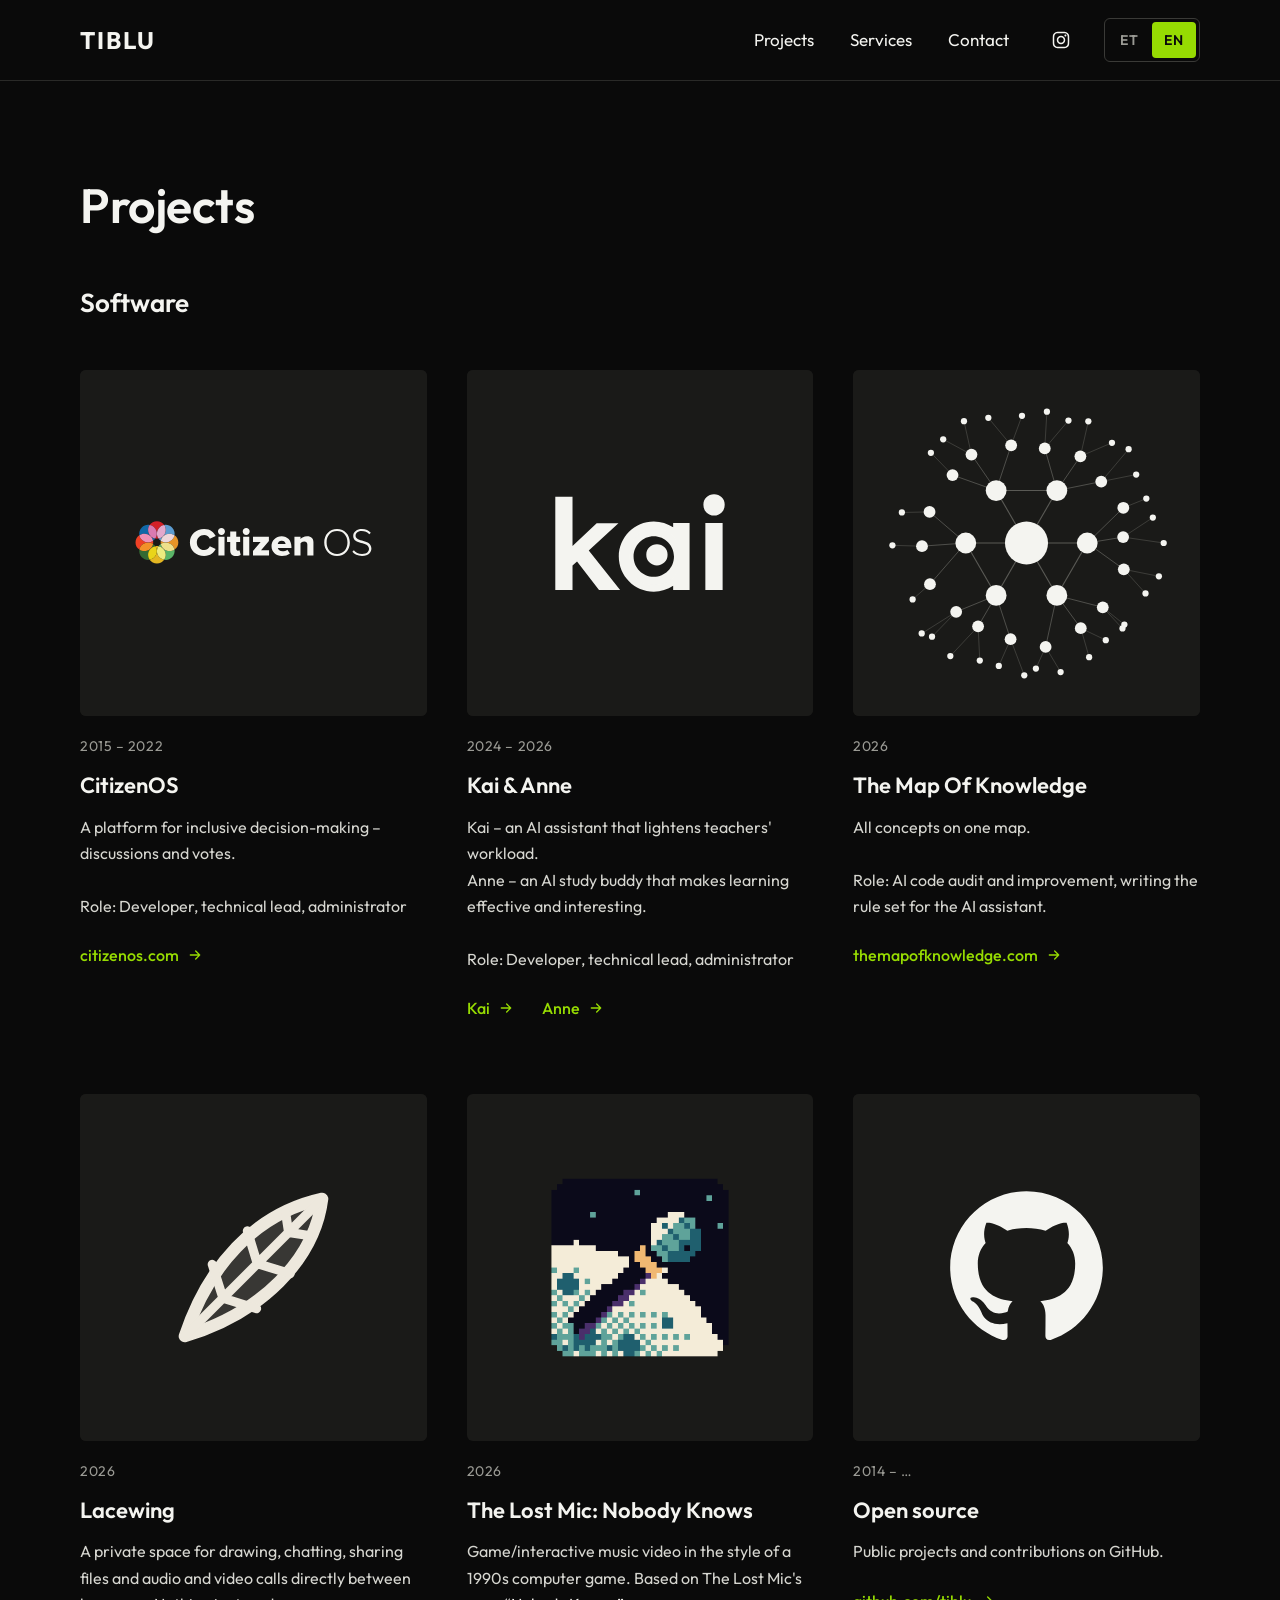
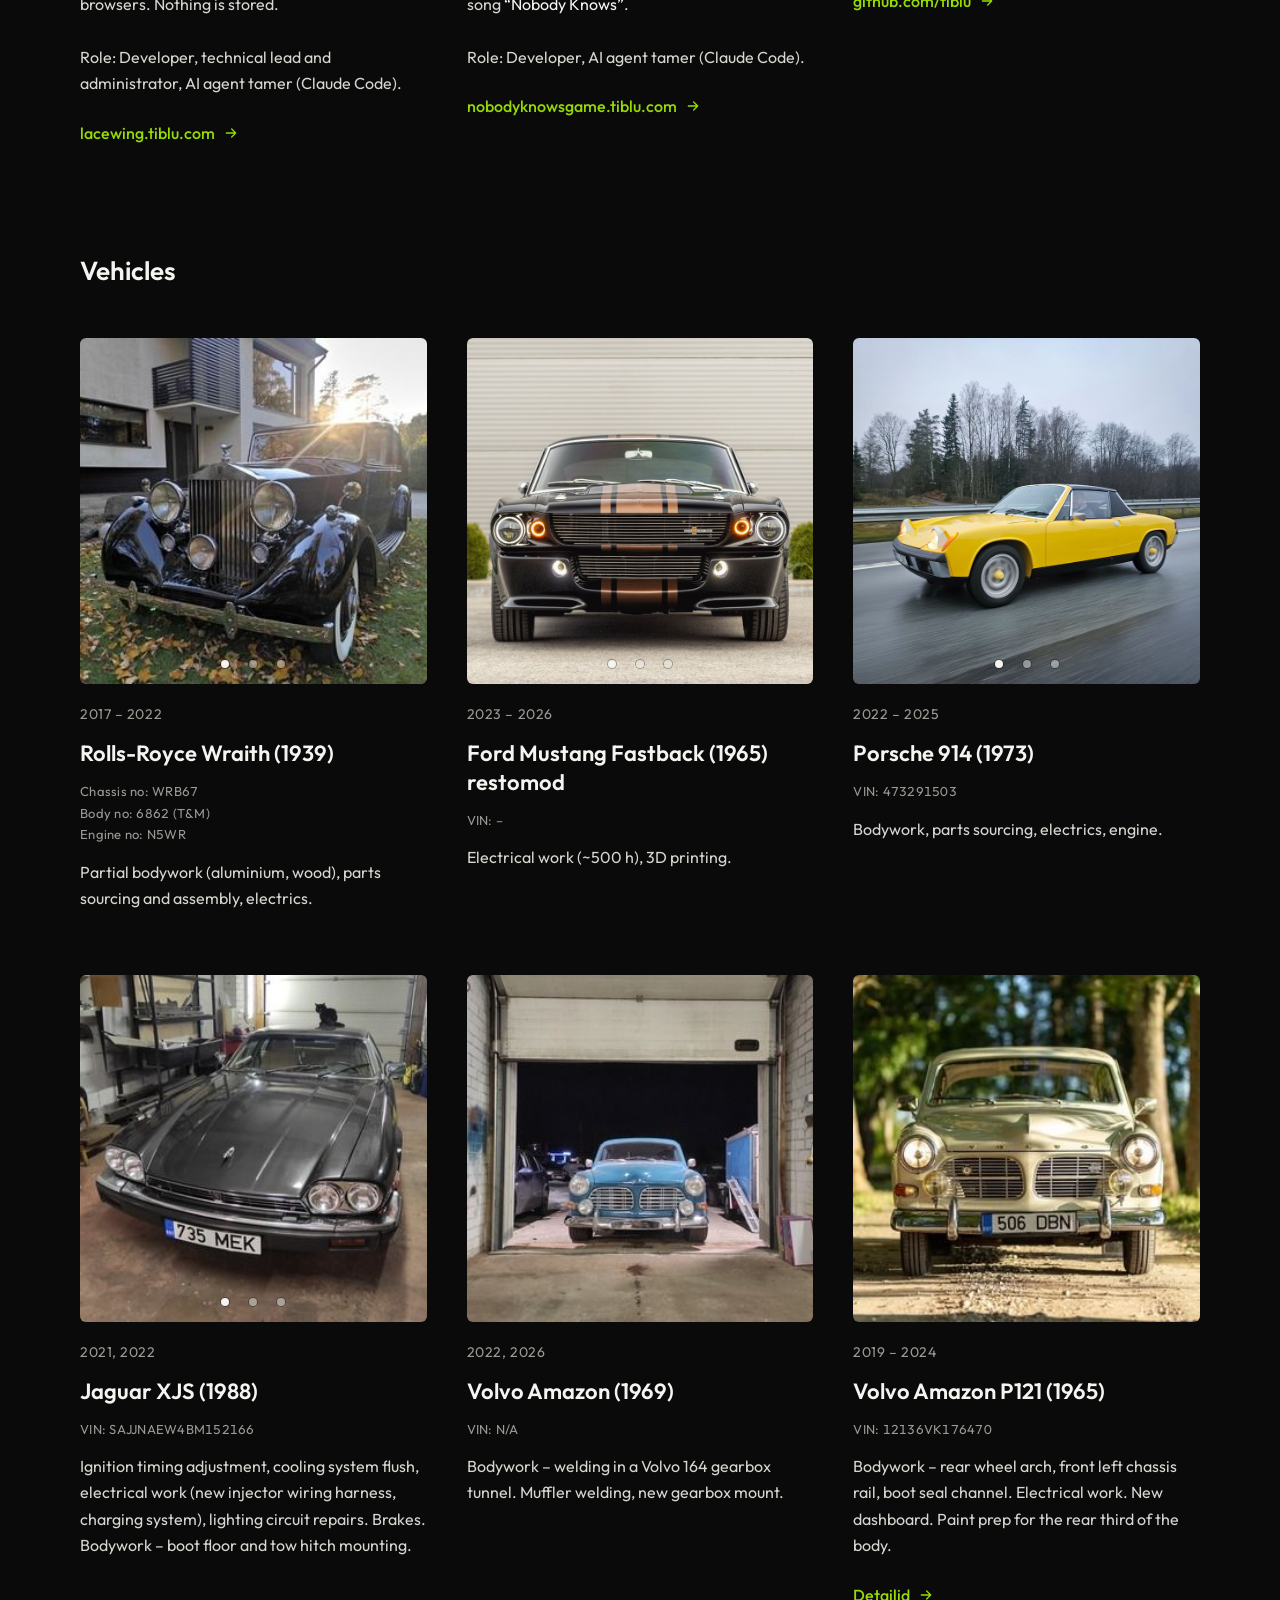
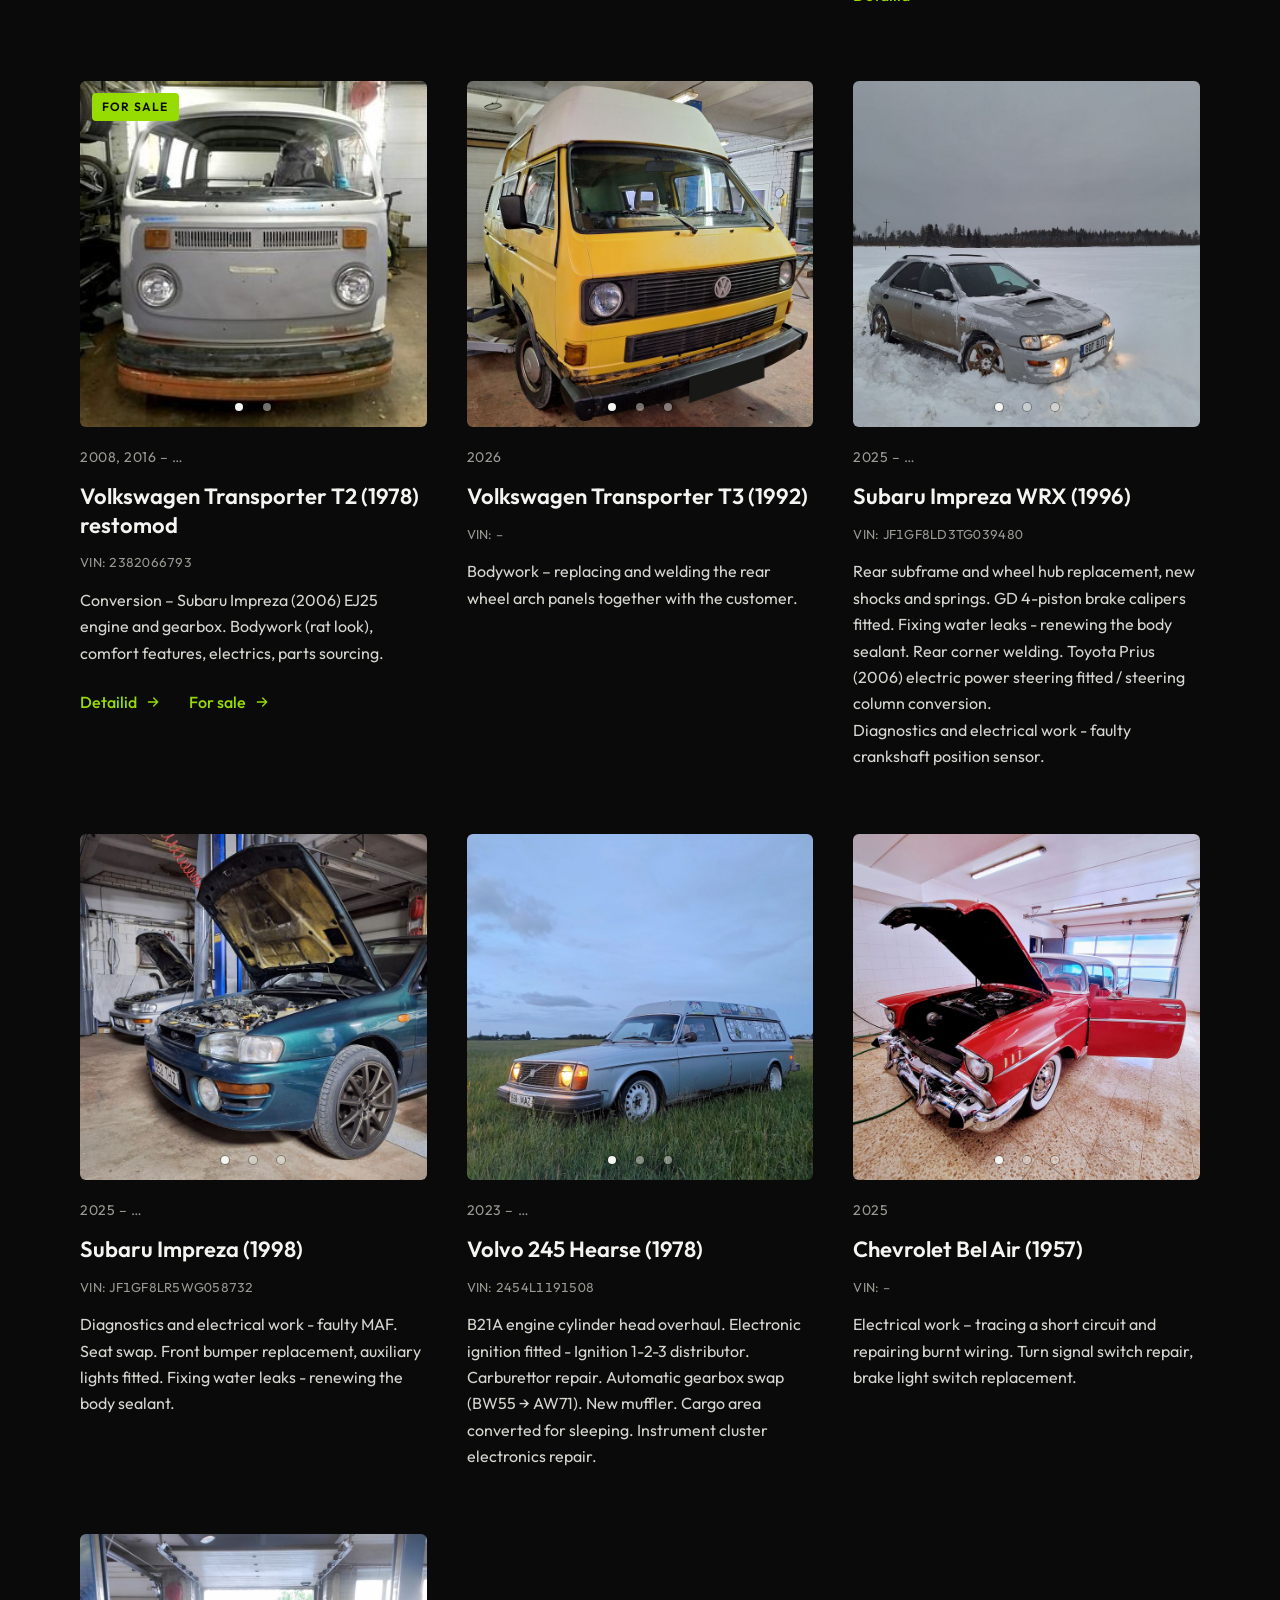
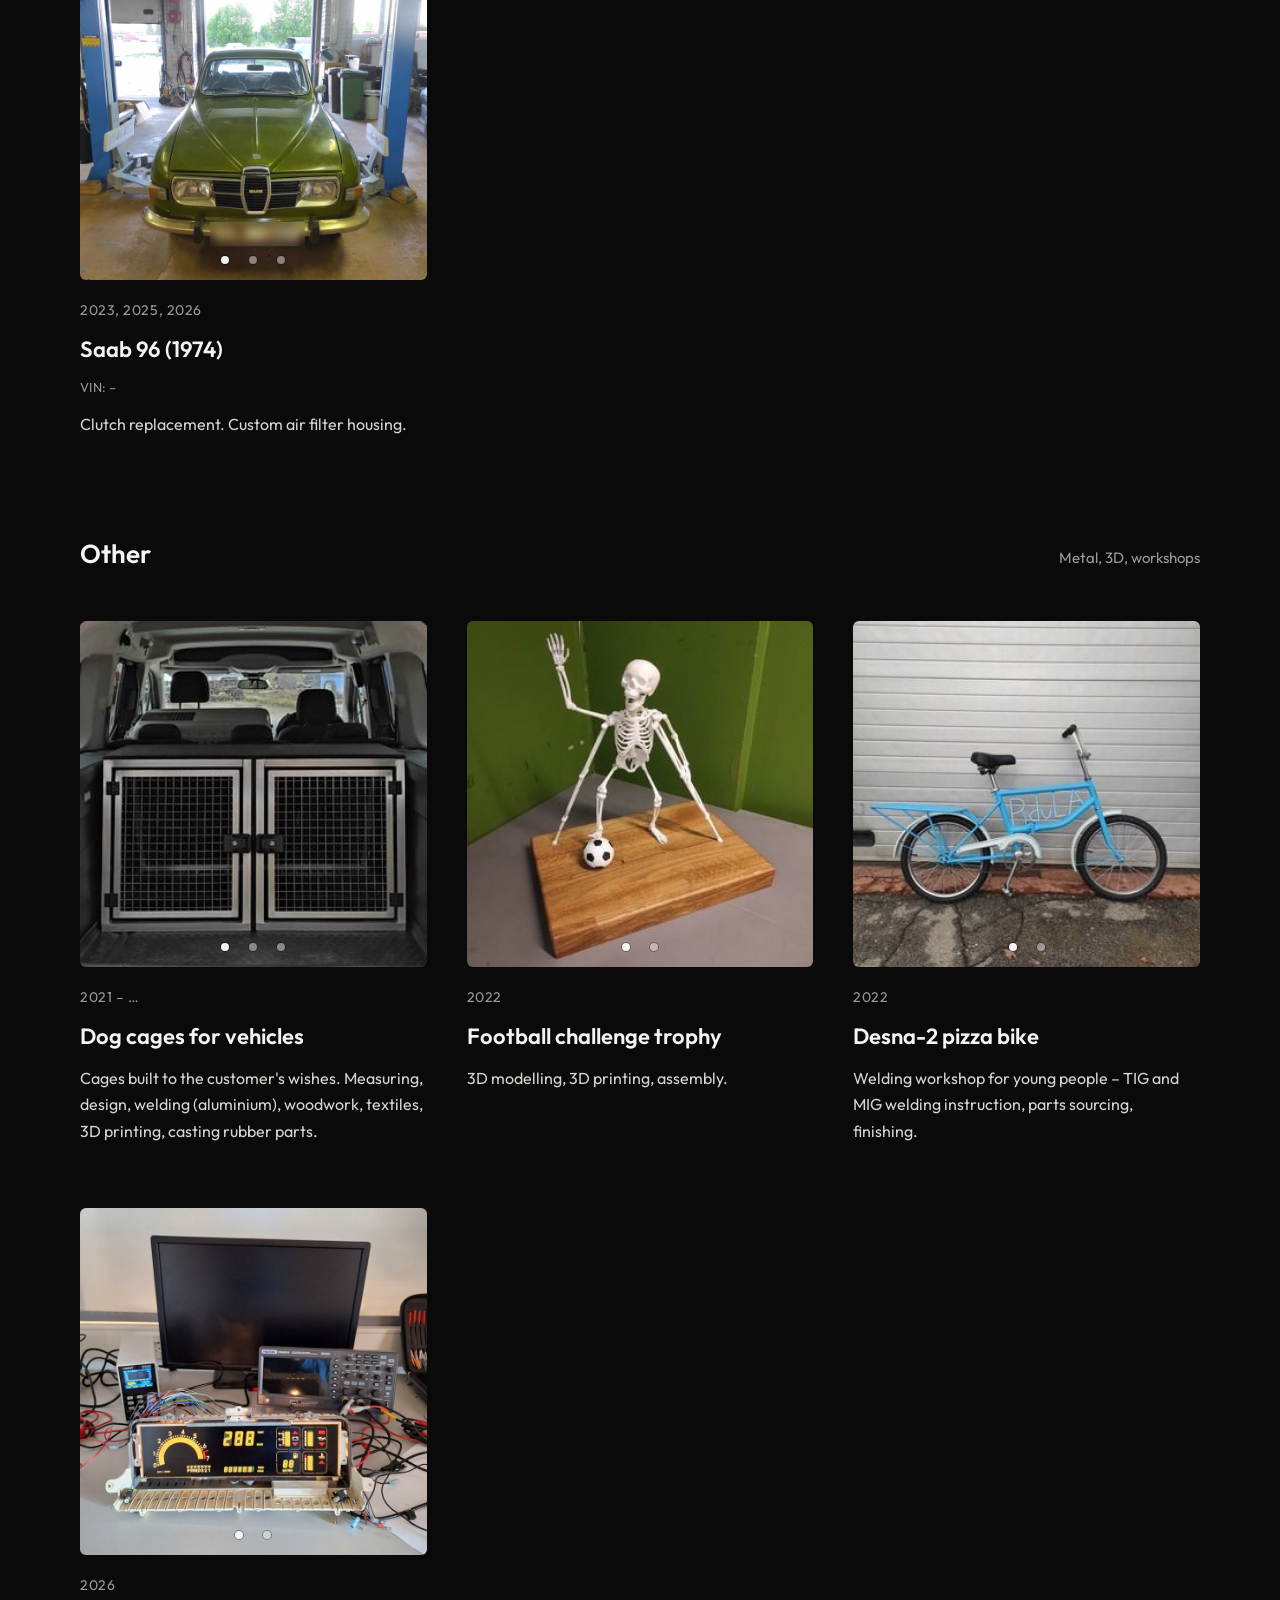
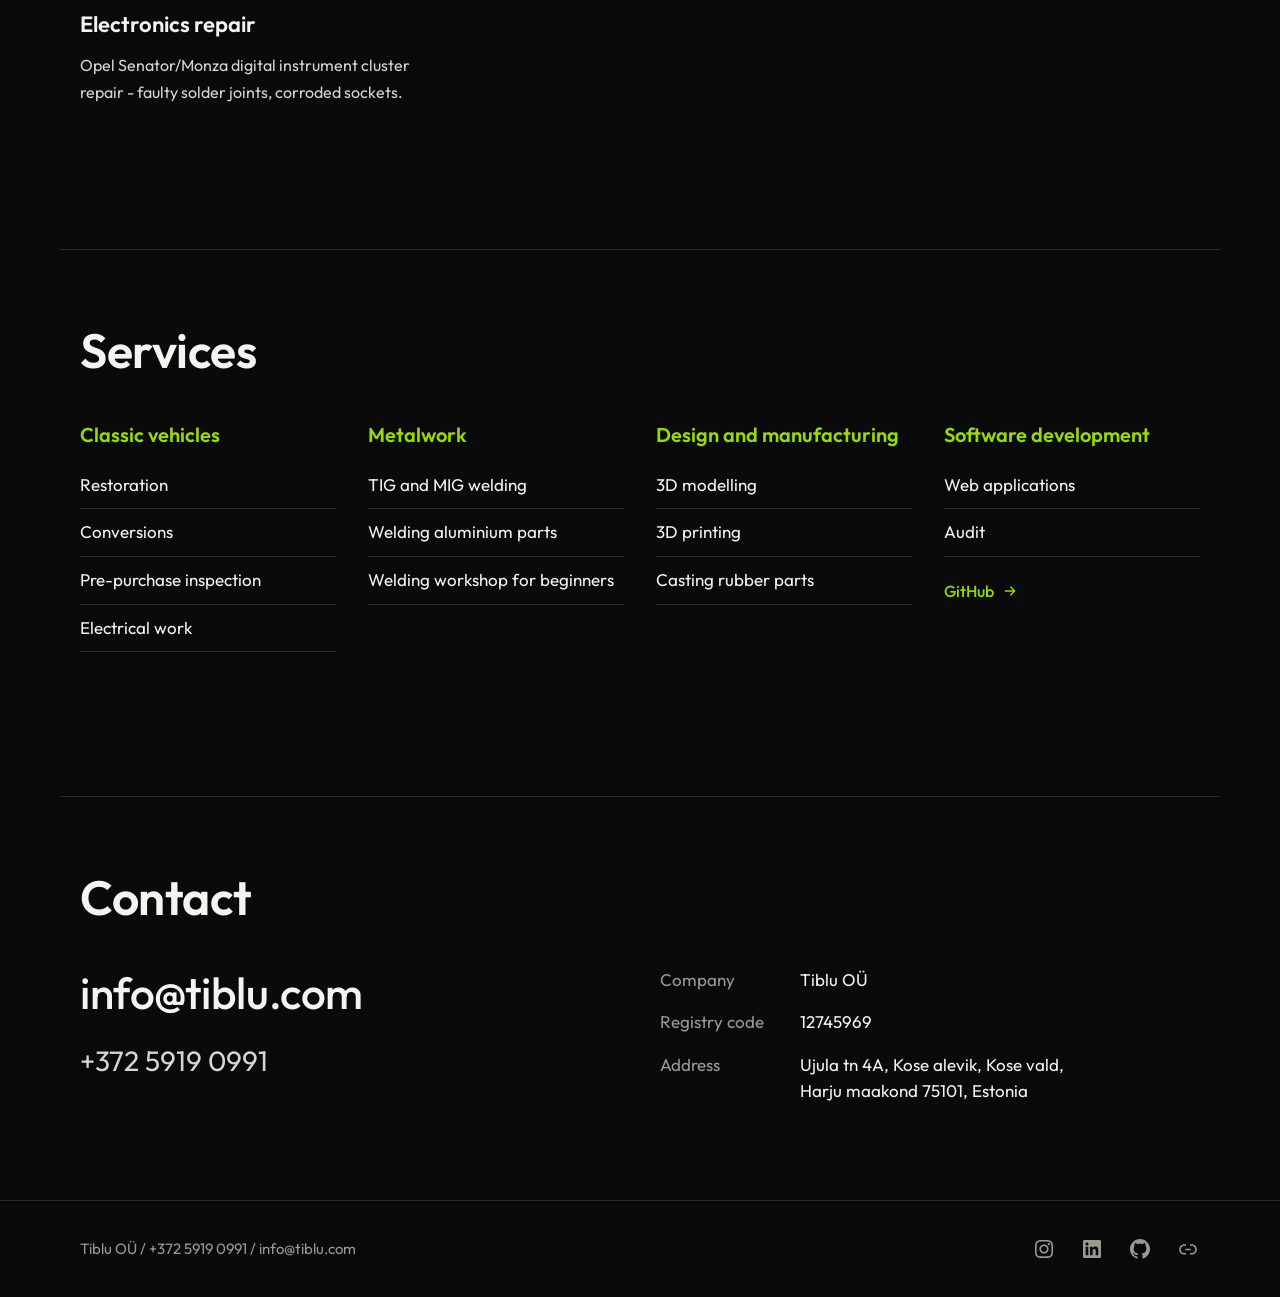
<file: en.html>
<!doctype html>
<html lang="en">
<head>
<!-- Google tag (gtag.js) -->
<script async src="https://www.googletagmanager.com/gtag/js?id=G-PZJDCN054G"></script>
<script>
  window.dataLayer = window.dataLayer || [];
  function gtag(){dataLayer.push(arguments);}
  gtag('js', new Date());

  gtag('config', 'G-PZJDCN054G');
</script>
<meta charset="utf-8">
<meta name="viewport" content="width=device-width, initial-scale=1">
<title>Tiblu OÜ – classic car restoration and conversions. Metalwork. Software development.</title>
<meta name="description" content="Classic vehicle restoration, conversions, pre-purchase inspections and electrical work. TIG and MIG welding, welding workshops, 3D modelling and printing. Software development. Kose, Harju County, Estonia.">
<link rel="canonical" href="https://tiblu.com/en.html">
<link rel="alternate" hreflang="et" href="https://tiblu.com/">
<link rel="alternate" hreflang="en" href="https://tiblu.com/en.html">
<link rel="alternate" hreflang="x-default" href="https://tiblu.com/">
<meta property="og:type" content="website">
<meta property="og:locale" content="en_US">
<meta property="og:locale:alternate" content="et_EE">
<meta property="og:url" content="https://tiblu.com/en.html">
<meta property="og:title" content="Tiblu OÜ – classic cars, metalwork, software development">
<meta property="og:description" content="Classic vehicle restoration and conversions, metalwork and software development. Kose, Harju County, Estonia.">
<meta property="og:image" content="https://tiblu.com/images/rolls-royce-wraith-1939/1.jpg">
<meta name="theme-color" content="#0a0a0a">
<link rel="icon" href="favicon.ico">
<link rel="preconnect" href="https://fonts.googleapis.com">
<link rel="preconnect" href="https://fonts.gstatic.com" crossorigin>
<link rel="stylesheet" href="https://fonts.googleapis.com/css2?family=Outfit:wght@400;500;600;700&amp;display=swap">
<link rel="stylesheet" href="styles.css">
<script src="main.js" defer></script>
</head>
<body>

<header class="site-header">
  <div class="wrap header-inner has-lang">
    <a class="logo" href="#top">TIBLU</a>
    <div class="header-actions">
    <nav class="main-nav" aria-label="Main menu">
      <a href="#projects">Projects</a>
      <a href="#services">Services</a>
      <a href="#contact">Contact</a>
      <a class="icon-link" href="https://instagram.com/vanaisaautod" aria-label="Instagram"><svg width="24" height="24" viewBox="0 0 24 24" fill="currentColor" aria-hidden="true" focusable="false"><path d="M12,4.622c2.403,0,2.688,0.009,3.637,0.052c0.877,0.04,1.354,0.187,1.671,0.31c0.42,0.163,0.72,0.358,1.035,0.673 c0.315,0.315,0.51,0.615,0.673,1.035c0.123,0.317,0.27,0.794,0.31,1.671c0.043,0.949,0.052,1.234,0.052,3.637 s-0.009,2.688-0.052,3.637c-0.04,0.877-0.187,1.354-0.31,1.671c-0.163,0.42-0.358,0.72-0.673,1.035 c-0.315,0.315-0.615,0.51-1.035,0.673c-0.317,0.123-0.794,0.27-1.671,0.31c-0.949,0.043-1.233,0.052-3.637,0.052 s-2.688-0.009-3.637-0.052c-0.877-0.04-1.354-0.187-1.671-0.31c-0.42-0.163-0.72-0.358-1.035-0.673 c-0.315-0.315-0.51-0.615-0.673-1.035c-0.123-0.317-0.27-0.794-0.31-1.671C4.631,14.688,4.622,14.403,4.622,12 s0.009-2.688,0.052-3.637c0.04-0.877,0.187-1.354,0.31-1.671c0.163-0.42,0.358-0.72,0.673-1.035 c0.315-0.315,0.615-0.51,1.035-0.673c0.317-0.123,0.794-0.27,1.671-0.31C9.312,4.631,9.597,4.622,12,4.622 M12,3 C9.556,3,9.249,3.01,8.289,3.054C7.331,3.098,6.677,3.25,6.105,3.472C5.513,3.702,5.011,4.01,4.511,4.511 c-0.5,0.5-0.808,1.002-1.038,1.594C3.25,6.677,3.098,7.331,3.054,8.289C3.01,9.249,3,9.556,3,12c0,2.444,0.01,2.751,0.054,3.711 c0.044,0.958,0.196,1.612,0.418,2.185c0.23,0.592,0.538,1.094,1.038,1.594c0.5,0.5,1.002,0.808,1.594,1.038 c0.572,0.222,1.227,0.375,2.185,0.418C9.249,20.99,9.556,21,12,21s2.751-0.01,3.711-0.054c0.958-0.044,1.612-0.196,2.185-0.418 c0.592-0.23,1.094-0.538,1.594-1.038c0.5-0.5,0.808-1.002,1.038-1.594c0.222-0.572,0.375-1.227,0.418-2.185 C20.99,14.751,21,14.444,21,12s-0.01-2.751-0.054-3.711c-0.044-0.958-0.196-1.612-0.418-2.185c-0.23-0.592-0.538-1.094-1.038-1.594 c-0.5-0.5-1.002-0.808-1.594-1.038c-0.572-0.222-1.227-0.375-2.185-0.418C14.751,3.01,14.444,3,12,3L12,3z M12,7.378 c-2.552,0-4.622,2.069-4.622,4.622S9.448,16.622,12,16.622s4.622-2.069,4.622-4.622S14.552,7.378,12,7.378z M12,15 c-1.657,0-3-1.343-3-3s1.343-3,3-3s3,1.343,3,3S13.657,15,12,15z M16.804,6.116c-0.596,0-1.08,0.484-1.08,1.08 s0.484,1.08,1.08,1.08c0.596,0,1.08-0.484,1.08-1.08S17.401,6.116,16.804,6.116z"></path></svg></a>
    </nav>
    <nav class="lang-switch" aria-label="Keel / Language">
      <a href="/" lang="et" hreflang="et" title="Eesti keeles">ET</a>
      <a href="en.html" lang="en" hreflang="en" aria-current="page" title="In English">EN</a>
    </nav>
    </div>
  </div>
</header>

<main>
  <section id="projects" class="wrap section section-first">
    <h1 id="top">Projects</h1>

    <div class="group-head">
      <h3>Software</h3>
    </div>
    <div class="cards">
      <article class="card">
        <div class="car">
          <img class="is-active" src="images/citizenos/1.svg" alt="CitizenOS" width="800" height="800" loading="eager" decoding="async">
        </div>
        <div class="card-years">2015 – 2022</div>
        <h4>CitizenOS</h4>
        <p class="card-desc">A platform for inclusive decision-making – discussions and votes.

Role: Developer, technical lead, administrator</p>
        <div class="card-links">
          <a class="arrow-link" href="https://citizenos.com/" target="_blank" rel="noopener">citizenos.com<svg width="16" height="16" viewBox="0 0 24 24" fill="none" stroke="currentColor" stroke-width="2" stroke-linecap="round" stroke-linejoin="round" aria-hidden="true" focusable="false"><path d="M5 12h14M13 6l6 6-6 6"></path></svg></a>
        </div>
      </article>
      <article class="card">
        <div class="car">
          <img class="is-active" src="images/kai-anne/1.svg" alt="Kai &amp; Anne" width="800" height="800" loading="eager" decoding="async">
        </div>
        <div class="card-years">2024 – 2026</div>
        <h4>Kai &amp; Anne</h4>
        <p class="card-desc">Kai – an AI assistant that lightens teachers' workload.
Anne – an AI study buddy that makes learning effective and interesting.

Role: Developer, technical lead, administrator</p>
        <div class="card-links">
          <a class="arrow-link" href="https://app.kaiq.net/" target="_blank" rel="noopener">Kai<svg width="16" height="16" viewBox="0 0 24 24" fill="none" stroke="currentColor" stroke-width="2" stroke-linecap="round" stroke-linejoin="round" aria-hidden="true" focusable="false"><path d="M5 12h14M13 6l6 6-6 6"></path></svg></a>
          <a class="arrow-link" href="https://anne.kaiq.net/" target="_blank" rel="noopener">Anne<svg width="16" height="16" viewBox="0 0 24 24" fill="none" stroke="currentColor" stroke-width="2" stroke-linecap="round" stroke-linejoin="round" aria-hidden="true" focusable="false"><path d="M5 12h14M13 6l6 6-6 6"></path></svg></a>
        </div>
      </article>
      <article class="card">
        <div class="car">
          <img class="is-active" src="images/the-map-of-knowledge/1.svg" alt="The Map Of Knowledge" width="800" height="800" loading="eager" decoding="async">
        </div>
        <div class="card-years">2026</div>
        <h4>The Map Of Knowledge</h4>
        <p class="card-desc">All concepts on one map.

Role: AI code audit and improvement, writing the rule set for the AI assistant.</p>
        <div class="card-links">
          <a class="arrow-link" href="https://app.themapofknowledge.com/" target="_blank" rel="noopener">themapofknowledge.com<svg width="16" height="16" viewBox="0 0 24 24" fill="none" stroke="currentColor" stroke-width="2" stroke-linecap="round" stroke-linejoin="round" aria-hidden="true" focusable="false"><path d="M5 12h14M13 6l6 6-6 6"></path></svg></a>
        </div>
      </article>
      <article class="card">
        <div class="car">
          <img class="is-active" src="images/lacewing/1.svg" alt="Lacewing" width="800" height="800" loading="lazy" decoding="async">
        </div>
        <div class="card-years">2026</div>
        <h4>Lacewing</h4>
        <p class="card-desc">A private space for drawing, chatting, sharing files and audio and video calls directly between browsers. Nothing is stored.

Role: Developer, technical lead and administrator, AI agent tamer (Claude Code).</p>
        <div class="card-links">
          <a class="arrow-link" href="https://lacewing.tiblu.com/" target="_blank" rel="noopener">lacewing.tiblu.com<svg width="16" height="16" viewBox="0 0 24 24" fill="none" stroke="currentColor" stroke-width="2" stroke-linecap="round" stroke-linejoin="round" aria-hidden="true" focusable="false"><path d="M5 12h14M13 6l6 6-6 6"></path></svg></a>
        </div>
      </article>
      <article class="card">
        <div class="car">
          <img class="is-active" src="images/nobody-knows-game/1.png" alt="The Lost Mic: Nobody Knows" width="800" height="800" loading="lazy" decoding="async">
        </div>
        <div class="card-years">2026</div>
        <h4>The Lost Mic: Nobody Knows</h4>
        <p class="card-desc">Game/interactive music video in the style of a 1990s computer game. Based on The Lost Mic's song <a href="https://www.youtube.com/watch?v=lD5Fz6TO0x8">“Nobody Knows”</a>.

Role: Developer, AI agent tamer (Claude Code).</p>
        <div class="card-links">
          <a class="arrow-link" href="https://nobodyknowsgame.tiblu.com/" target="_blank" rel="noopener">nobodyknowsgame.tiblu.com<svg width="16" height="16" viewBox="0 0 24 24" fill="none" stroke="currentColor" stroke-width="2" stroke-linecap="round" stroke-linejoin="round" aria-hidden="true" focusable="false"><path d="M5 12h14M13 6l6 6-6 6"></path></svg></a>
        </div>
      </article>
      <article class="card">
        <div class="car">
          <img class="is-active" src="images/avatud-lahtekood/1.svg" alt="Open source" width="800" height="800" loading="lazy" decoding="async">
        </div>
        <div class="card-years">2014 – …</div>
        <h4>Open source</h4>
        <p class="card-desc">Public projects and contributions on GitHub.</p>
        <div class="card-links">
          <a class="arrow-link" href="https://github.com/tiblu" target="_blank" rel="noopener">github.com/tiblu<svg width="16" height="16" viewBox="0 0 24 24" fill="none" stroke="currentColor" stroke-width="2" stroke-linecap="round" stroke-linejoin="round" aria-hidden="true" focusable="false"><path d="M5 12h14M13 6l6 6-6 6"></path></svg></a>
        </div>
      </article>
    </div>

    <div class="group-head group-head-spaced">
      <h3>Vehicles</h3>
    </div>
    <div class="cards">
      <article class="card">
        <div class="car" tabindex="0" aria-label="Rolls-Royce Wraith (1939) – photos">
          <img class="is-active" src="images/rolls-royce-wraith-1939/1.jpg" alt="Rolls-Royce Wraith (1939) – photo 1/3" width="800" height="800" loading="lazy" decoding="async">
          <img src="images/rolls-royce-wraith-1939/2.jpg" alt="Rolls-Royce Wraith (1939) – photo 2/3" width="800" height="800" loading="lazy" decoding="async">
          <img src="images/rolls-royce-wraith-1939/3.jpg" alt="Rolls-Royce Wraith (1939) – photo 3/3" width="800" height="800" loading="lazy" decoding="async">
        </div>
        <div class="card-years">2017 – 2022</div>
        <h4>Rolls-Royce Wraith (1939)</h4>
        <div class="card-ids"><span>Chassis no: WRB67</span><span>Body no: 6862 (T&amp;M)</span><span>Engine no: N5WR</span></div>
        <p class="card-desc">Partial bodywork (aluminium, wood), parts sourcing and assembly, electrics.</p>
      </article>
      <article class="card">
        <div class="car" tabindex="0" aria-label="Ford Mustang Fastback (1965) restomod – photos">
          <img class="is-active" src="images/ford-mustang-fastback-1965-restomod/1.jpg" alt="Ford Mustang Fastback (1965) restomod – photo 1/3" width="800" height="800" loading="lazy" decoding="async">
          <img src="images/ford-mustang-fastback-1965-restomod/2.jpg" alt="Ford Mustang Fastback (1965) restomod – photo 2/3" width="800" height="800" loading="lazy" decoding="async">
          <img src="images/ford-mustang-fastback-1965-restomod/3.jpg" alt="Ford Mustang Fastback (1965) restomod – photo 3/3" width="800" height="800" loading="lazy" decoding="async">
        </div>
        <div class="card-years">2023 – 2026</div>
        <h4>Ford Mustang Fastback (1965) restomod</h4>
        <div class="card-ids"><span>VIN: –</span></div>
        <p class="card-desc">Electrical work (~500 h), 3D printing.</p>
      </article>
      <article class="card">
        <div class="car" tabindex="0" aria-label="Porsche 914 (1973) – photos">
          <img class="is-active" src="images/porsche-914-1973/1.jpg" alt="Porsche 914 (1973) – photo 1/3" width="800" height="800" loading="lazy" decoding="async">
          <img src="images/porsche-914-1973/2.jpg" alt="Porsche 914 (1973) – photo 2/3" width="800" height="800" loading="lazy" decoding="async">
          <img src="images/porsche-914-1973/3.jpg" alt="Porsche 914 (1973) – photo 3/3" width="800" height="800" loading="lazy" decoding="async">
        </div>
        <div class="card-years">2022 – 2025</div>
        <h4>Porsche 914 (1973)</h4>
        <div class="card-ids"><span>VIN: 473291503</span></div>
        <p class="card-desc">Bodywork, parts sourcing, electrics, engine.</p>
      </article>
      <article class="card">
        <div class="car" tabindex="0" aria-label="Jaguar XJS (1988) – photos">
          <img class="is-active" src="images/jaguar-xjs-1988/1.jpg" alt="Jaguar XJS (1988) – photo 1/3" width="800" height="800" loading="lazy" decoding="async">
          <img src="images/jaguar-xjs-1988/2.jpg" alt="Jaguar XJS (1988) – photo 2/3" width="800" height="800" loading="lazy" decoding="async">
          <img src="images/jaguar-xjs-1988/3.jpg" alt="Jaguar XJS (1988) – photo 3/3" width="800" height="800" loading="lazy" decoding="async">
        </div>
        <div class="card-years">2021, 2022</div>
        <h4>Jaguar XJS (1988)</h4>
        <div class="card-ids"><span>VIN: SAJJNAEW4BM152166</span></div>
        <p class="card-desc">Ignition timing adjustment, cooling system flush, electrical work (new injector wiring harness, charging system), lighting circuit repairs. Brakes. Bodywork – boot floor and tow hitch mounting.</p>
      </article>
      <article class="card">
        <div class="car">
          <img class="is-active" src="images/volvo-amazon-1969/1.jpg" alt="Volvo Amazon (1969)" width="800" height="800" loading="lazy" decoding="async">
        </div>
        <div class="card-years">2022, 2026</div>
        <h4>Volvo Amazon (1969)</h4>
        <div class="card-ids"><span>VIN: N/A</span></div>
        <p class="card-desc">Bodywork – welding in a Volvo 164 gearbox tunnel. Muffler welding, new gearbox mount.</p>
      </article>
      <article class="card">
        <div class="car">
          <img class="is-active" src="images/volvo-amazon-p121-1965/1.jpg" alt="Volvo Amazon P121 (1965)" width="800" height="800" loading="lazy" decoding="async">
        </div>
        <div class="card-years">2019 – 2024</div>
        <h4>Volvo Amazon P121 (1965)</h4>
        <div class="card-ids"><span>VIN: 12136VK176470</span></div>
        <p class="card-desc">Bodywork – rear wheel arch, front left chassis rail, boot seal channel. Electrical work. New dashboard. Paint prep for the rear third of the body.</p>
        <a class="arrow-link" href="https://foorum.volvoclub.ee/viewtopic.php?f=25&amp;t=53578" target="_blank" rel="noopener">Detailid<svg width="16" height="16" viewBox="0 0 24 24" fill="none" stroke="currentColor" stroke-width="2" stroke-linecap="round" stroke-linejoin="round" aria-hidden="true" focusable="false"><path d="M5 12h14M13 6l6 6-6 6"></path></svg></a>
      </article>
      <article class="card">
        <div class="car" tabindex="0" aria-label="Volkswagen Transporter T2 (1978) restomod – photos">
          <img class="is-active" src="images/volkswagen-transporter-t2-1978-restomod/1.jpg" alt="Volkswagen Transporter T2 (1978) restomod – photo 1/2" width="800" height="800" loading="lazy" decoding="async">
          <img src="images/volkswagen-transporter-t2-1978-restomod/2.jpg" alt="Volkswagen Transporter T2 (1978) restomod – photo 2/2" width="800" height="800" loading="lazy" decoding="async">
          <span class="badge">For sale</span>
        </div>
        <div class="card-years">2008, 2016 – …</div>
        <h4>Volkswagen Transporter T2 (1978) restomod</h4>
        <div class="card-ids"><span>VIN: 2382066793</span></div>
        <p class="card-desc">Conversion – Subaru Impreza (2006) EJ25 engine and gearbox. Bodywork (rat look), comfort features, electrics, parts sourcing.</p>
        <div class="card-links">
          <a class="arrow-link" href="https://aircooledclub.ee/foorum/viewtopic.php?p=18331#p18331" target="_blank" rel="noopener">Detailid<svg width="16" height="16" viewBox="0 0 24 24" fill="none" stroke="currentColor" stroke-width="2" stroke-linecap="round" stroke-linejoin="round" aria-hidden="true" focusable="false"><path d="M5 12h14M13 6l6 6-6 6"></path></svg></a>
          <a class="arrow-link" href="vw-transporter-t2b-1978-restomod-for-sale.html">For sale<svg width="16" height="16" viewBox="0 0 24 24" fill="none" stroke="currentColor" stroke-width="2" stroke-linecap="round" stroke-linejoin="round" aria-hidden="true" focusable="false"><path d="M5 12h14M13 6l6 6-6 6"></path></svg></a>
        </div>
      </article>
      <article class="card">
        <div class="car" tabindex="0" aria-label="Volkswagen Transporter T3 (1992) – photos">
          <img class="is-active" src="images/volkswagen-transporter-t3-1992/1.jpg" alt="Volkswagen Transporter T3 (1992) – photo 1/3" width="800" height="800" loading="lazy" decoding="async">
          <img src="images/volkswagen-transporter-t3-1992/2.jpg" alt="Volkswagen Transporter T3 (1992) – photo 2/3" width="800" height="800" loading="lazy" decoding="async">
          <img src="images/volkswagen-transporter-t3-1992/3.jpg" alt="Volkswagen Transporter T3 (1992) – photo 3/3" width="800" height="800" loading="lazy" decoding="async">
        </div>
        <div class="card-years">2026</div>
        <h4>Volkswagen Transporter T3 (1992)</h4>
        <div class="card-ids"><span>VIN: –</span></div>
        <p class="card-desc">Bodywork – replacing and welding the rear wheel arch panels together with the customer.</p>
      </article>
      <article class="card">
        <div class="car" tabindex="0" aria-label="Subaru Impreza WRX (1996) – photos">
          <img class="is-active" src="images/subaru-impreza-wrx-1996/1.jpg" alt="Subaru Impreza WRX (1996) – photo 1/3" width="800" height="800" loading="lazy" decoding="async">
          <img src="images/subaru-impreza-wrx-1996/2.jpg" alt="Subaru Impreza WRX (1996) – photo 2/3" width="800" height="800" loading="lazy" decoding="async">
          <img src="images/subaru-impreza-wrx-1996/3.jpg" alt="Subaru Impreza WRX (1996) – photo 3/3" width="800" height="800" loading="lazy" decoding="async">
        </div>
        <div class="card-years">2025 – …</div>
        <h4>Subaru Impreza WRX (1996)</h4>
        <div class="card-ids"><span>VIN: JF1GF8LD3TG039480</span></div>
        <p class="card-desc">Rear subframe and wheel hub replacement, new shocks and springs. GD 4-piston brake calipers fitted. Fixing water leaks - renewing the body sealant. Rear corner welding. Toyota Prius (2006) electric power steering fitted / steering column conversion.
Diagnostics and electrical work - faulty crankshaft position sensor.</p>
      </article>
      <article class="card">
        <div class="car" tabindex="0" aria-label="Subaru Impreza (1998) – photos">
          <img class="is-active" src="images/subaru-impreza-1998/1.jpg" alt="Subaru Impreza (1998) – photo 1/3" width="800" height="800" loading="lazy" decoding="async">
          <img src="images/subaru-impreza-1998/2.jpg" alt="Subaru Impreza (1998) – photo 2/3" width="800" height="800" loading="lazy" decoding="async">
          <img src="images/subaru-impreza-1998/3.jpg" alt="Subaru Impreza (1998) – photo 3/3" width="800" height="800" loading="lazy" decoding="async">
        </div>
        <div class="card-years">2025 – …</div>
        <h4>Subaru Impreza (1998)</h4>
        <div class="card-ids"><span>VIN: JF1GF8LR5WG058732</span></div>
        <p class="card-desc">Diagnostics and electrical work - faulty MAF. Seat swap. Front bumper replacement, auxiliary lights fitted. Fixing water leaks - renewing the body sealant.</p>
      </article>
      <article class="card">
        <div class="car" tabindex="0" aria-label="Volvo 245 Hearse (1978) – photos">
          <img class="is-active" src="images/volvo-245-hearse-1978/1.jpg" alt="Volvo 245 Hearse (1978) – photo 1/3" width="800" height="800" loading="lazy" decoding="async">
          <img src="images/volvo-245-hearse-1978/2.jpg" alt="Volvo 245 Hearse (1978) – photo 2/3" width="800" height="800" loading="lazy" decoding="async">
          <img src="images/volvo-245-hearse-1978/3.jpg" alt="Volvo 245 Hearse (1978) – photo 3/3" width="800" height="800" loading="lazy" decoding="async">
        </div>
        <div class="card-years">2023 – …</div>
        <h4>Volvo 245 Hearse (1978)</h4>
        <div class="card-ids"><span>VIN: 2454L1191508</span></div>
        <p class="card-desc">B21A engine cylinder head overhaul. Electronic ignition fitted - Ignition 1-2-3 distributor. Carburettor repair. Automatic gearbox swap (BW55 → AW71). New muffler. Cargo area converted for sleeping. Instrument cluster electronics repair.</p>
      </article>
      <article class="card">
        <div class="car" tabindex="0" aria-label="Chevrolet Bel Air (1957) – photos">
          <img class="is-active" src="images/chevrolet-bel-air-1957/1.jpg" alt="Chevrolet Bel Air (1957) – photo 1/3" width="800" height="800" loading="lazy" decoding="async">
          <img src="images/chevrolet-bel-air-1957/2.jpg" alt="Chevrolet Bel Air (1957) – photo 2/3" width="800" height="800" loading="lazy" decoding="async">
          <img src="images/chevrolet-bel-air-1957/3.jpg" alt="Chevrolet Bel Air (1957) – photo 3/3" width="800" height="800" loading="lazy" decoding="async">
        </div>
        <div class="card-years">2025</div>
        <h4>Chevrolet Bel Air (1957)</h4>
        <div class="card-ids"><span>VIN: –</span></div>
        <p class="card-desc">Electrical work – tracing a short circuit and repairing burnt wiring. Turn signal switch repair, brake light switch replacement.</p>
      </article>
      <article class="card">
        <div class="car" tabindex="0" aria-label="Saab 96 (1974) – photos">
          <img class="is-active" src="images/saab-96-1974/1.jpg" alt="Saab 96 (1974) – photo 1/3" width="800" height="800" loading="lazy" decoding="async">
          <img src="images/saab-96-1974/2.jpg" alt="Saab 96 (1974) – photo 2/3" width="800" height="800" loading="lazy" decoding="async">
          <img src="images/saab-96-1974/3.jpg" alt="Saab 96 (1974) – photo 3/3" width="800" height="800" loading="lazy" decoding="async">
        </div>
        <div class="card-years">2023, 2025, 2026</div>
        <h4>Saab 96 (1974)</h4>
        <div class="card-ids"><span>VIN: –</span></div>
        <p class="card-desc">Clutch replacement. Custom air filter housing.</p>
      </article>
    </div>

    <div class="group-head group-head-spaced">
      <h3>Other</h3>
      <span class="muted">Metal, 3D, workshops</span>
    </div>
    <div class="cards">
      <article class="card">
        <div class="car" tabindex="0" aria-label="Dog cages for vehicles – photos">
          <img class="is-active" src="images/koerapuurid-soidukitesse/1.jpg" alt="Dog cages for vehicles – photo 1/3" width="800" height="800" loading="lazy" decoding="async">
          <img src="images/koerapuurid-soidukitesse/2.jpg" alt="Dog cages for vehicles – photo 2/3" width="800" height="800" loading="lazy" decoding="async">
          <img src="images/koerapuurid-soidukitesse/3.jpg" alt="Dog cages for vehicles – photo 3/3" width="800" height="800" loading="lazy" decoding="async">
        </div>
        <div class="card-years">2021 – …</div>
        <h4>Dog cages for vehicles</h4>
        <p class="card-desc">Cages built to the customer's wishes. Measuring, design, welding (aluminium), woodwork, textiles, 3D printing, casting rubber parts.</p>
      </article>
      <article class="card">
        <div class="car" tabindex="0" aria-label="Football challenge trophy – photos">
          <img class="is-active" src="images/jalgpalli-randkarikas/1.jpg" alt="Football challenge trophy – photo 1/2" width="800" height="800" loading="lazy" decoding="async">
          <img src="images/jalgpalli-randkarikas/2.jpg" alt="Football challenge trophy – photo 2/2" width="800" height="800" loading="lazy" decoding="async">
        </div>
        <div class="card-years">2022</div>
        <h4>Football challenge trophy</h4>
        <p class="card-desc">3D modelling, 3D printing, assembly.</p>
      </article>
      <article class="card">
        <div class="car" tabindex="0" aria-label="Desna-2 pizza bike – photos">
          <img class="is-active" src="images/desna-2-pitsajalgratas/1.jpg" alt="Desna-2 pizza bike – photo 1/2" width="800" height="800" loading="lazy" decoding="async">
          <img src="images/desna-2-pitsajalgratas/2.jpg" alt="Desna-2 pizza bike – photo 2/2" width="800" height="800" loading="lazy" decoding="async">
        </div>
        <div class="card-years">2022</div>
        <h4>Desna-2 pizza bike</h4>
        <p class="card-desc">Welding workshop for young people – TIG and MIG welding instruction, parts sourcing, finishing.</p>
      </article>
      <article class="card">
        <div class="car" tabindex="0" aria-label="Electronics repair – photos">
          <img class="is-active" src="images/elektroonika-remont/1.jpg" alt="Electronics repair – photo 1/2" width="800" height="800" loading="lazy" decoding="async">
          <img src="images/elektroonika-remont/2.jpg" alt="Electronics repair – photo 2/2" width="800" height="800" loading="lazy" decoding="async">
        </div>
        <div class="card-years">2026</div>
        <h4>Electronics repair</h4>
        <p class="card-desc">Opel Senator/Monza digital instrument cluster repair - faulty solder joints, corroded sockets.</p>
      </article>
    </div>
  </section>

  <section id="services" class="wrap section">
    <h2>Services</h2>
    <div class="services">
      <div class="service">
        <h3>Classic vehicles</h3>
        <ul>
          <li>Restoration</li>
          <li>Conversions</li>
          <li>Pre-purchase inspection</li>
          <li>Electrical work</li>
        </ul>
      </div>
      <div class="service">
        <h3>Metalwork</h3>
        <ul>
          <li>TIG and MIG welding</li>
          <li>Welding aluminium parts</li>
          <li>Welding workshop for beginners</li>
        </ul>
      </div>
      <div class="service">
        <h3>Design and manufacturing</h3>
        <ul>
          <li>3D modelling</li>
          <li>3D printing</li>
          <li>Casting rubber parts</li>
        </ul>
      </div>
      <div class="service">
        <h3>Software development</h3>
        <ul>
          <li>Web applications</li>
          <li>Audit</li>
        </ul>
        <a class="arrow-link" href="https://github.com/tiblu">GitHub<svg width="16" height="16" viewBox="0 0 24 24" fill="none" stroke="currentColor" stroke-width="2" stroke-linecap="round" stroke-linejoin="round" aria-hidden="true" focusable="false"><path d="M5 12h14M13 6l6 6-6 6"></path></svg></a>
      </div>
    </div>
  </section>

  <section id="contact" class="wrap section">
    <h2>Contact</h2>
    <div class="contact">
      <div class="contact-main">
        <a class="contact-email" href="mailto:info@tiblu.com">info@tiblu.com</a>
        <a class="contact-phone" href="tel:+37259190991">+372 5919 0991</a>
      </div>
      <dl class="contact-details">
        <dt>Company</dt><dd>Tiblu OÜ</dd>
        <dt>Registry code</dt><dd>12745969</dd>
        <dt>Address</dt><dd>Ujula tn 4A, Kose alevik, Kose vald,<br>Harju maakond 75101, Estonia</dd>
      </dl>
    </div>
  </section>
</main>

<footer class="site-footer">
  <div class="wrap footer-inner">
    <span>Tiblu OÜ / +372 5919 0991 / info@tiblu.com</span>
    <nav class="social" aria-label="Social media">
      <a class="icon-link" href="https://instagram.com/vanaisaautod" aria-label="Instagram"><svg width="24" height="24" viewBox="0 0 24 24" fill="currentColor" aria-hidden="true" focusable="false"><path d="M12,4.622c2.403,0,2.688,0.009,3.637,0.052c0.877,0.04,1.354,0.187,1.671,0.31c0.42,0.163,0.72,0.358,1.035,0.673 c0.315,0.315,0.51,0.615,0.673,1.035c0.123,0.317,0.27,0.794,0.31,1.671c0.043,0.949,0.052,1.234,0.052,3.637 s-0.009,2.688-0.052,3.637c-0.04,0.877-0.187,1.354-0.31,1.671c-0.163,0.42-0.358,0.72-0.673,1.035 c-0.315,0.315-0.615,0.51-1.035,0.673c-0.317,0.123-0.794,0.27-1.671,0.31c-0.949,0.043-1.233,0.052-3.637,0.052 s-2.688-0.009-3.637-0.052c-0.877-0.04-1.354-0.187-1.671-0.31c-0.42-0.163-0.72-0.358-1.035-0.673 c-0.315-0.315-0.51-0.615-0.673-1.035c-0.123-0.317-0.27-0.794-0.31-1.671C4.631,14.688,4.622,14.403,4.622,12 s0.009-2.688,0.052-3.637c0.04-0.877,0.187-1.354,0.31-1.671c0.163-0.42,0.358-0.72,0.673-1.035 c0.315-0.315,0.615-0.51,1.035-0.673c0.317-0.123,0.794-0.27,1.671-0.31C9.312,4.631,9.597,4.622,12,4.622 M12,3 C9.556,3,9.249,3.01,8.289,3.054C7.331,3.098,6.677,3.25,6.105,3.472C5.513,3.702,5.011,4.01,4.511,4.511 c-0.5,0.5-0.808,1.002-1.038,1.594C3.25,6.677,3.098,7.331,3.054,8.289C3.01,9.249,3,9.556,3,12c0,2.444,0.01,2.751,0.054,3.711 c0.044,0.958,0.196,1.612,0.418,2.185c0.23,0.592,0.538,1.094,1.038,1.594c0.5,0.5,1.002,0.808,1.594,1.038 c0.572,0.222,1.227,0.375,2.185,0.418C9.249,20.99,9.556,21,12,21s2.751-0.01,3.711-0.054c0.958-0.044,1.612-0.196,2.185-0.418 c0.592-0.23,1.094-0.538,1.594-1.038c0.5-0.5,0.808-1.002,1.038-1.594c0.222-0.572,0.375-1.227,0.418-2.185 C20.99,14.751,21,14.444,21,12s-0.01-2.751-0.054-3.711c-0.044-0.958-0.196-1.612-0.418-2.185c-0.23-0.592-0.538-1.094-1.038-1.594 c-0.5-0.5-1.002-0.808-1.594-1.038c-0.572-0.222-1.227-0.375-2.185-0.418C14.751,3.01,14.444,3,12,3L12,3z M12,7.378 c-2.552,0-4.622,2.069-4.622,4.622S9.448,16.622,12,16.622s4.622-2.069,4.622-4.622S14.552,7.378,12,7.378z M12,15 c-1.657,0-3-1.343-3-3s1.343-3,3-3s3,1.343,3,3S13.657,15,12,15z M16.804,6.116c-0.596,0-1.08,0.484-1.08,1.08 s0.484,1.08,1.08,1.08c0.596,0,1.08-0.484,1.08-1.08S17.401,6.116,16.804,6.116z"></path></svg></a>
      <a class="icon-link" href="https://ee.linkedin.com/company/tiblu-o%C3%BC" aria-label="LinkedIn"><svg width="24" height="24" viewBox="0 0 24 24" fill="currentColor" aria-hidden="true" focusable="false"><path d="M19.7,3H4.3C3.582,3,3,3.582,3,4.3v15.4C3,20.418,3.582,21,4.3,21h15.4c0.718,0,1.3-0.582,1.3-1.3V4.3 C21,3.582,20.418,3,19.7,3z M8.339,18.338H5.667v-8.59h2.672V18.338z M7.004,8.574c-0.857,0-1.549-0.694-1.549-1.548 c0-0.855,0.691-1.548,1.549-1.548c0.854,0,1.547,0.694,1.547,1.548C8.551,7.881,7.858,8.574,7.004,8.574z M18.339,18.338h-2.669 v-4.177c0-0.996-0.017-2.278-1.387-2.278c-1.389,0-1.601,1.086-1.601,2.206v4.249h-2.667v-8.59h2.559v1.174h0.037 c0.356-0.675,1.227-1.387,2.526-1.387c2.703,0,3.203,1.779,3.203,4.092V18.338z"></path></svg></a>
      <a class="icon-link" href="https://github.com/tiblu" aria-label="GitHub"><svg width="24" height="24" viewBox="0 0 24 24" fill="currentColor" aria-hidden="true" focusable="false"><path d="M12,2C6.477,2,2,6.477,2,12c0,4.419,2.865,8.166,6.839,9.489c0.5,0.09,0.682-0.218,0.682-0.484 c0-0.236-0.009-0.866-0.014-1.699c-2.782,0.602-3.369-1.34-3.369-1.34c-0.455-1.157-1.11-1.465-1.11-1.465 c-0.909-0.62,0.069-0.608,0.069-0.608c1.004,0.071,1.532,1.03,1.532,1.03c0.891,1.529,2.341,1.089,2.91,0.833 c0.091-0.647,0.349-1.086,0.635-1.337c-2.22-0.251-4.555-1.111-4.555-4.943c0-1.091,0.39-1.984,1.03-2.682 C6.546,8.54,6.202,7.524,6.746,6.148c0,0,0.84-0.269,2.75,1.025C10.295,6.95,11.15,6.84,12,6.836 c0.85,0.004,1.705,0.114,2.504,0.336c1.909-1.294,2.748-1.025,2.748-1.025c0.546,1.376,0.202,2.394,0.1,2.646 c0.64,0.699,1.026,1.591,1.026,2.682c0,3.841-2.337,4.687-4.565,4.935c0.359,0.307,0.679,0.917,0.679,1.852 c0,1.335-0.012,2.415-0.012,2.741c0,0.269,0.18,0.579,0.688,0.481C19.138,20.161,22,16.416,22,12C22,6.477,17.523,2,12,2z"></path></svg></a>
      <a class="icon-link" href="https://www.printables.com/@tiblu_995204" aria-label="Printables"><svg width="24" height="24" viewBox="0 0 24 24" fill="currentColor" aria-hidden="true" focusable="false"><path d="M15.6,7.2H14v1.5h1.6c2,0,3.7,1.7,3.7,3.7s-1.7,3.7-3.7,3.7H14v1.5h1.6c2.8,0,5.2-2.3,5.2-5.2,0-2.9-2.3-5.2-5.2-5.2zM4.7,12.4c0-2,1.7-3.7,3.7-3.7H10V7.2H8.4c-2.9,0-5.2,2.3-5.2,5.2,0,2.9,2.3,5.2,5.2,5.2H10v-1.5H8.4c-2,0-3.7-1.7-3.7-3.7zm4.6.9h5.3v-1.5H9.3v1.5z"></path></svg></a>
    </nav>
  </div>
</footer>

</body>
</html>
</file>
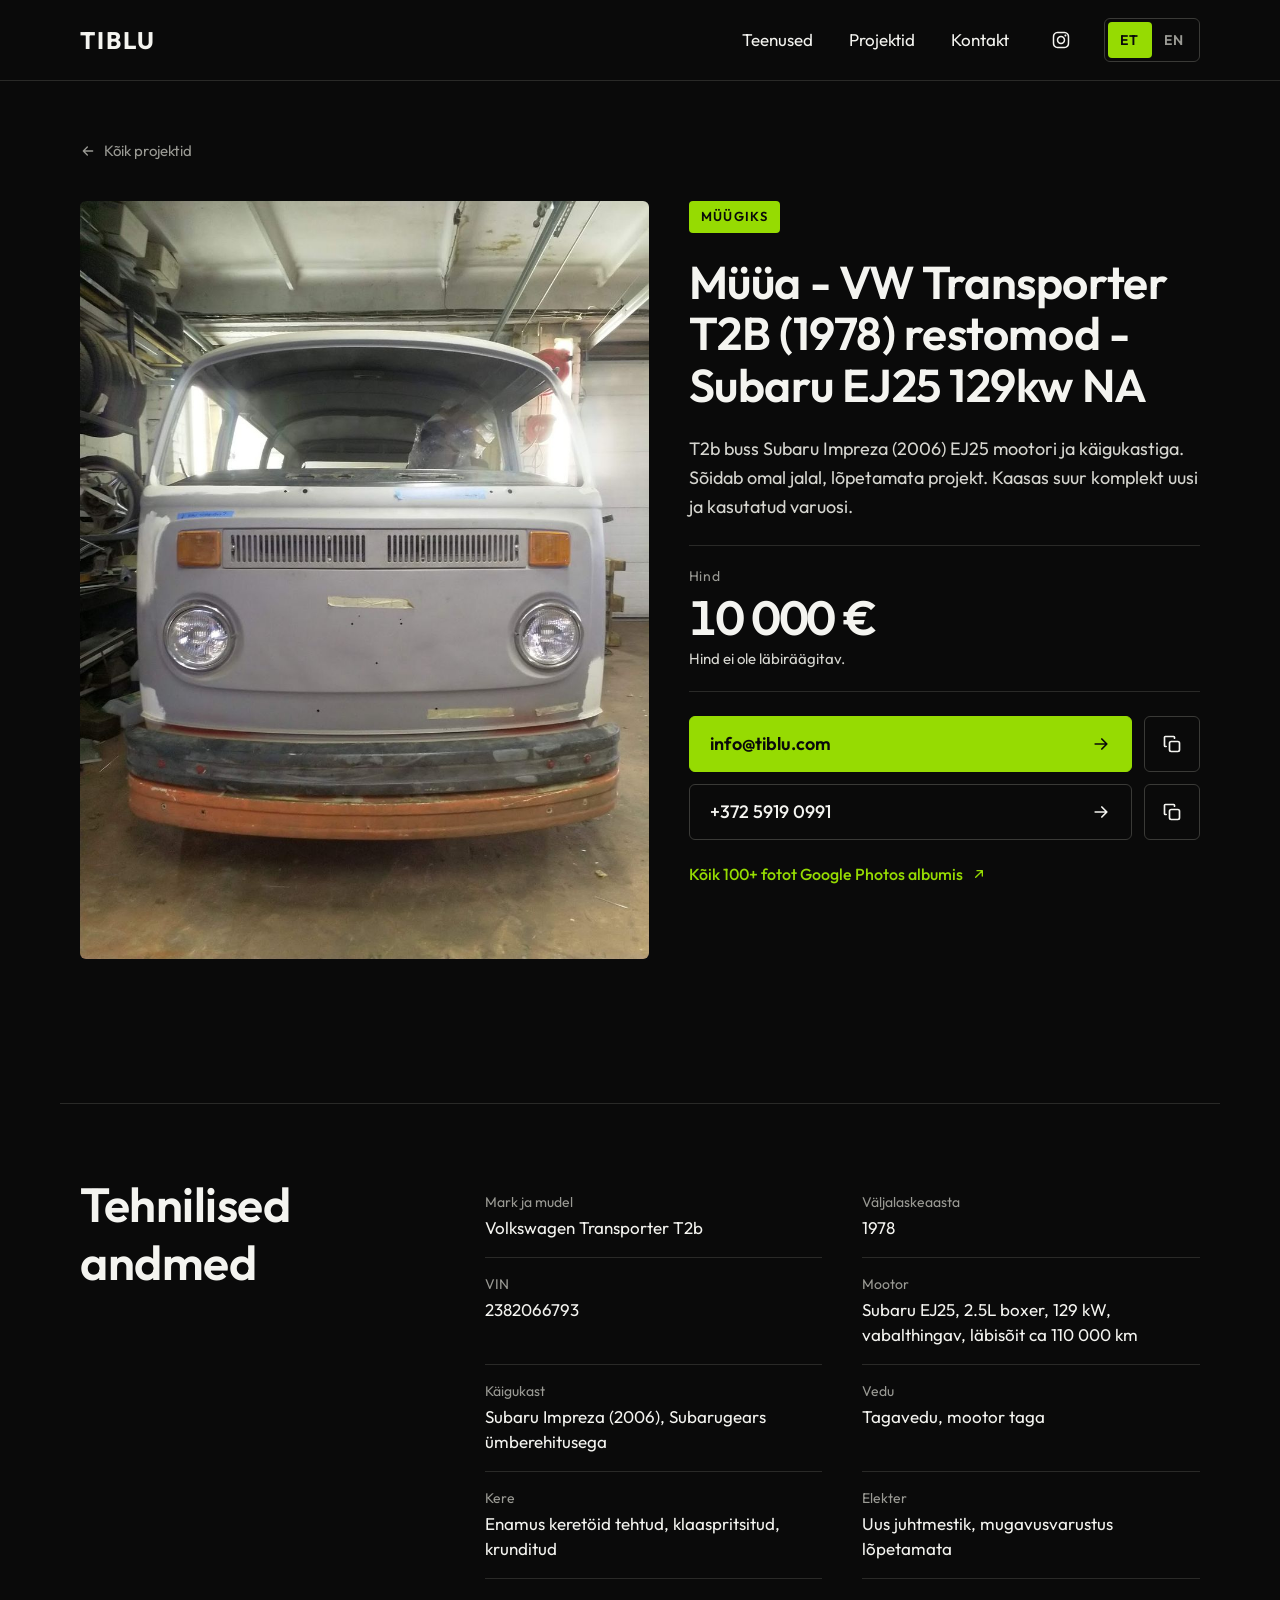
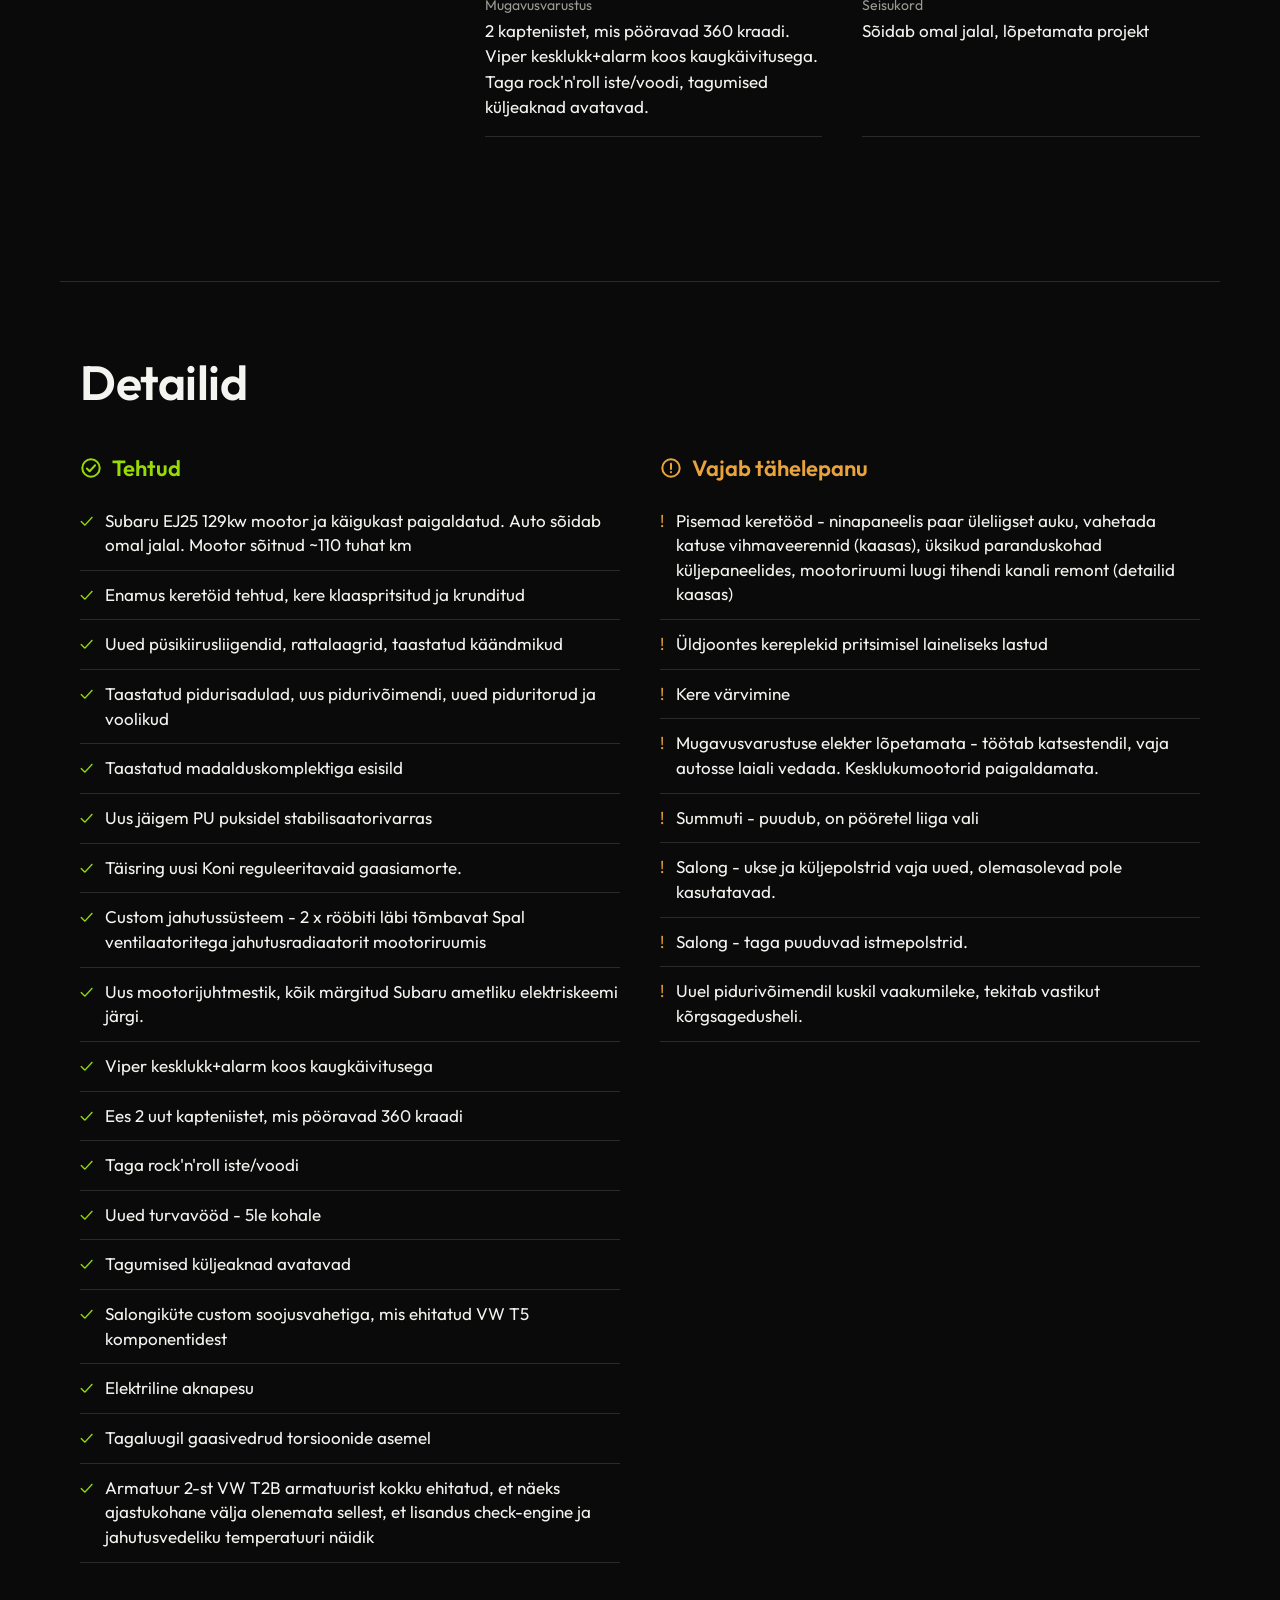
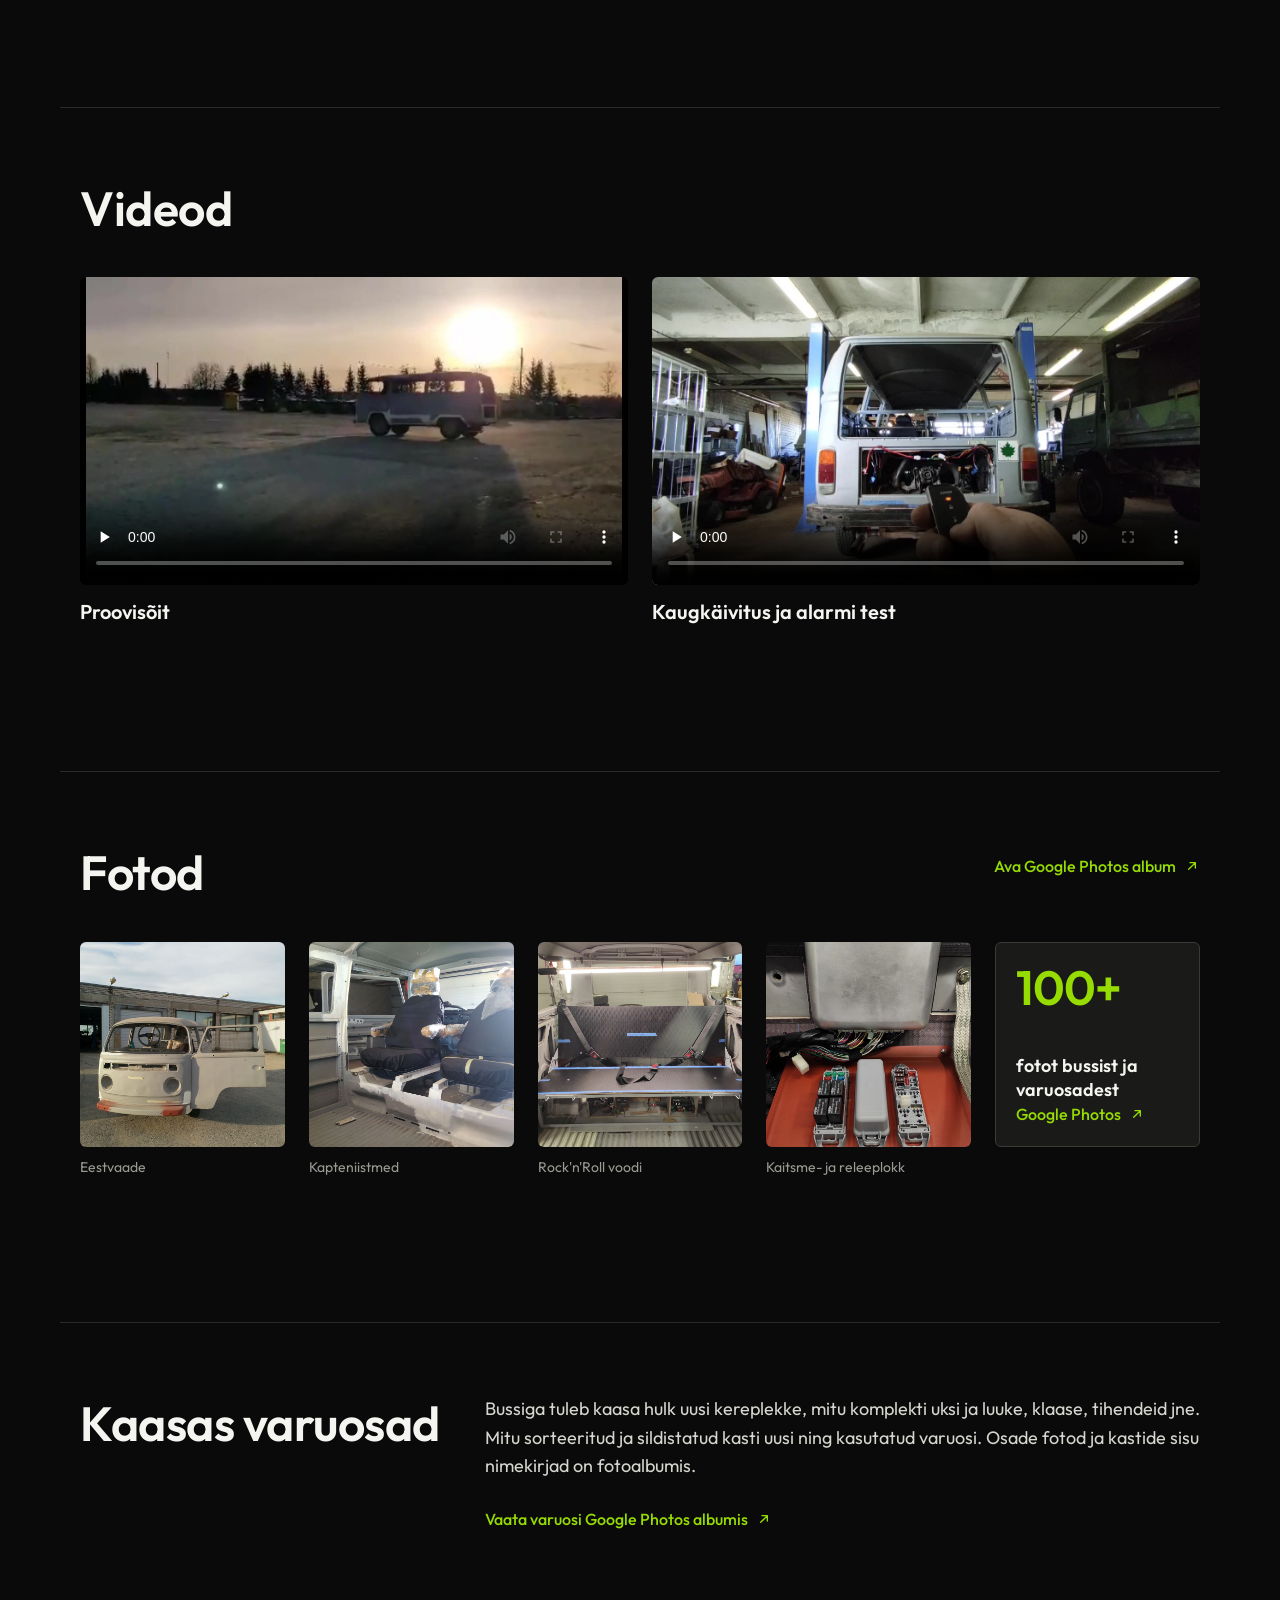
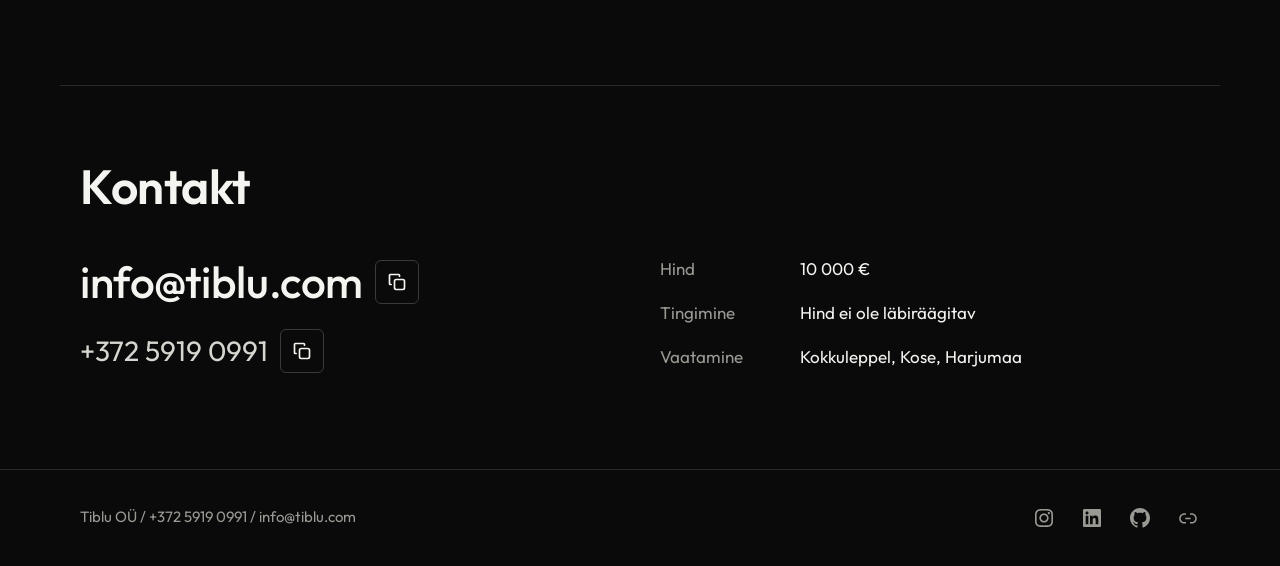
<file: muua-vw-transporter-t2b-1978-restomod.html>
<!doctype html>
<html lang="et">
<head>
<!-- Google tag (gtag.js) -->
<script async src="https://www.googletagmanager.com/gtag/js?id=G-PZJDCN054G"></script>
<script>
  window.dataLayer = window.dataLayer || [];
  function gtag(){dataLayer.push(arguments);}
  gtag('js', new Date());

  gtag('config', 'G-PZJDCN054G');
</script>
<meta charset="utf-8">
<meta name="viewport" content="width=device-width, initial-scale=1">
<title>Müüa - VW Transporter T2B (1978) restomod - Subaru EJ25 129kw NA</title>
<meta name="description" content="Müüa VW Transporter T2B (1978) restomod Subaru EJ25 2.5L 129 kW vabalthingava mootoriga. Sõidab omal jalal, lõpetamata projekt, kaasas palju varuosi. Hind 10 000 €.">
<link rel="canonical" href="https://tiblu.com/muua-vw-transporter-t2b-1978-restomod.html">
<link rel="alternate" hreflang="et" href="https://tiblu.com/muua-vw-transporter-t2b-1978-restomod.html">
<link rel="alternate" hreflang="en" href="https://tiblu.com/vw-transporter-t2b-1978-restomod-for-sale.html">
<link rel="alternate" hreflang="x-default" href="https://tiblu.com/muua-vw-transporter-t2b-1978-restomod.html">
<meta property="og:type" content="product">
<meta property="og:site_name" content="Tiblu OÜ">
<meta property="og:locale" content="et_EE">
<meta property="og:locale:alternate" content="en_US">
<meta property="og:url" content="https://tiblu.com/muua-vw-transporter-t2b-1978-restomod.html">
<meta property="og:title" content="Müüa: VW Transporter T2B (1978) restomod – Subaru EJ25 129 kW">
<meta property="og:description" content="Sõidab omal jalal, lõpetamata projekt, kaasas palju varuosi. Hind 10 000 €, ei ole läbiräägitav.">
<meta property="og:image" content="https://tiblu.com/images/muua-vw-transporter-t2b-1978-restomod/vw-t2b-1978-restomod-subaru-ej25-og.jpg">
<meta property="og:image:type" content="image/jpeg">
<meta property="og:image:width" content="1200">
<meta property="og:image:height" content="630">
<meta property="og:image:alt" content="VW Transporter T2B (1978) kruntvärvis, külgvaade">
<meta property="product:price:amount" content="10000">
<meta property="product:price:currency" content="EUR">
<meta property="product:condition" content="used">
<meta property="product:availability" content="in stock">
<meta name="twitter:card" content="summary_large_image">
<meta name="twitter:title" content="Müüa: VW Transporter T2B (1978) restomod – Subaru EJ25 129 kW">
<meta name="twitter:description" content="Sõidab omal jalal, lõpetamata projekt, kaasas palju varuosi. Hind 10 000 €.">
<meta name="twitter:image" content="https://tiblu.com/images/muua-vw-transporter-t2b-1978-restomod/vw-t2b-1978-restomod-subaru-ej25-og.jpg">
<meta name="twitter:image:alt" content="VW Transporter T2B (1978) kruntvärvis, külgvaade">
<meta name="theme-color" content="#0a0a0a">
<link rel="icon" href="favicon.ico">
<link rel="preconnect" href="https://fonts.googleapis.com">
<link rel="preconnect" href="https://fonts.gstatic.com" crossorigin>
<link rel="stylesheet" href="https://fonts.googleapis.com/css2?family=Outfit:wght@400;500;600;700&amp;display=swap">
<link rel="stylesheet" href="styles.css">
<script src="copy.js" defer></script>
<script type="application/ld+json">
{
  "@context": "https://schema.org",
  "@type": "Car",
  "name": "VW Transporter T2B (1978) restomod – Subaru EJ25 129 kW",
  "description": "VW Transporter T2B (1978) Subaru EJ25 2.5L 129 kW vabalthingava mootori ja Subaru Impreza (2006) käigukastiga. Sõidab omal jalal, lõpetamata projekt, kaasas palju varuosi.",
  "url": "https://tiblu.com/muua-vw-transporter-t2b-1978-restomod.html",
  "image": [
    "https://tiblu.com/images/muua-vw-transporter-t2b-1978-restomod/vw-t2b-1978-restomod-subaru-ej25-og.jpg",
    "https://tiblu.com/images/muua-vw-transporter-t2b-1978-restomod/vw-t2b-1978-restomod-eestvaade-tookojas.jpg",
    "https://tiblu.com/images/muua-vw-transporter-t2b-1978-restomod/vw-t2b-1978-restomod-eestvaade.jpg"
  ],
  "brand": { "@type": "Brand", "name": "Volkswagen" },
  "model": "Transporter T2B",
  "vehicleModelDate": "1978",
  "vehicleIdentificationNumber": "2382066793",
  "bodyType": "Buss",
  "driveWheelConfiguration": "https://schema.org/RearWheelDriveConfiguration",
  "vehicleEngine": {
    "@type": "EngineSpecification",
    "name": "Subaru EJ25",
    "engineDisplacement": { "@type": "QuantitativeValue", "value": 2.5, "unitCode": "LTR" },
    "enginePower": { "@type": "QuantitativeValue", "value": 129, "unitCode": "KWT" }
  },
  "itemCondition": "https://schema.org/UsedCondition",
  "offers": {
    "@type": "Offer",
    "price": "10000",
    "priceCurrency": "EUR",
    "availability": "https://schema.org/InStock",
    "seller": { "@type": "Organization", "name": "Tiblu OÜ", "url": "https://tiblu.com/", "email": "info@tiblu.com", "telephone": "+37259190991" }
  }
}
</script>
</head>
<body>

<header class="site-header">
  <div class="wrap header-inner has-lang">
    <a class="logo" href="/">TIBLU</a>
    <div class="header-actions">
    <nav class="main-nav" aria-label="Peamenüü">
      <a href="/#teenused">Teenused</a>
      <a href="/#projektid">Projektid</a>
      <a href="#kontakt">Kontakt</a>
      <a class="icon-link" href="https://instagram.com/vanaisaautod" aria-label="Instagram"><svg width="24" height="24" viewBox="0 0 24 24" fill="currentColor" aria-hidden="true" focusable="false"><path d="M12,4.622c2.403,0,2.688,0.009,3.637,0.052c0.877,0.04,1.354,0.187,1.671,0.31c0.42,0.163,0.72,0.358,1.035,0.673 c0.315,0.315,0.51,0.615,0.673,1.035c0.123,0.317,0.27,0.794,0.31,1.671c0.043,0.949,0.052,1.234,0.052,3.637 s-0.009,2.688-0.052,3.637c-0.04,0.877-0.187,1.354-0.31,1.671c-0.163,0.42-0.358,0.72-0.673,1.035 c-0.315,0.315-0.615,0.51-1.035,0.673c-0.317,0.123-0.794,0.27-1.671,0.31c-0.949,0.043-1.233,0.052-3.637,0.052 s-2.688-0.009-3.637-0.052c-0.877-0.04-1.354-0.187-1.671-0.31c-0.42-0.163-0.72-0.358-1.035-0.673 c-0.315-0.315-0.51-0.615-0.673-1.035c-0.123-0.317-0.27-0.794-0.31-1.671C4.631,14.688,4.622,14.403,4.622,12 s0.009-2.688,0.052-3.637c0.04-0.877,0.187-1.354,0.31-1.671c0.163-0.42,0.358-0.72,0.673-1.035 c0.315-0.315,0.615-0.51,1.035-0.673c0.317-0.123,0.794-0.27,1.671-0.31C9.312,4.631,9.597,4.622,12,4.622 M12,3 C9.556,3,9.249,3.01,8.289,3.054C7.331,3.098,6.677,3.25,6.105,3.472C5.513,3.702,5.011,4.01,4.511,4.511 c-0.5,0.5-0.808,1.002-1.038,1.594C3.25,6.677,3.098,7.331,3.054,8.289C3.01,9.249,3,9.556,3,12c0,2.444,0.01,2.751,0.054,3.711 c0.044,0.958,0.196,1.612,0.418,2.185c0.23,0.592,0.538,1.094,1.038,1.594c0.5,0.5,1.002,0.808,1.594,1.038 c0.572,0.222,1.227,0.375,2.185,0.418C9.249,20.99,9.556,21,12,21s2.751-0.01,3.711-0.054c0.958-0.044,1.612-0.196,2.185-0.418 c0.592-0.23,1.094-0.538,1.594-1.038c0.5-0.5,0.808-1.002,1.038-1.594c0.222-0.572,0.375-1.227,0.418-2.185 C20.99,14.751,21,14.444,21,12s-0.01-2.751-0.054-3.711c-0.044-0.958-0.196-1.612-0.418-2.185c-0.23-0.592-0.538-1.094-1.038-1.594 c-0.5-0.5-1.002-0.808-1.594-1.038c-0.572-0.222-1.227-0.375-2.185-0.418C14.751,3.01,14.444,3,12,3L12,3z M12,7.378 c-2.552,0-4.622,2.069-4.622,4.622S9.448,16.622,12,16.622s4.622-2.069,4.622-4.622S14.552,7.378,12,7.378z M12,15 c-1.657,0-3-1.343-3-3s1.343-3,3-3s3,1.343,3,3S13.657,15,12,15z M16.804,6.116c-0.596,0-1.08,0.484-1.08,1.08 s0.484,1.08,1.08,1.08c0.596,0,1.08-0.484,1.08-1.08S17.401,6.116,16.804,6.116z"></path></svg></a>
    </nav>
    <nav class="lang-switch" aria-label="Keel / Language">
      <a href="muua-vw-transporter-t2b-1978-restomod.html" lang="et" hreflang="et" aria-current="page" title="Eesti keeles">ET</a>
      <a href="vw-transporter-t2b-1978-restomod-for-sale.html" lang="en" hreflang="en" title="In English">EN</a>
    </nav>
    </div>
  </div>
</header>

<main>
  <section class="wrap sale-hero">
    <a class="back-link" href="/#projektid"><svg width="16" height="16" viewBox="0 0 24 24" fill="none" stroke="currentColor" stroke-width="2" stroke-linecap="round" stroke-linejoin="round" aria-hidden="true" focusable="false"><path d="M19 12H5M11 6l-6 6 6 6"></path></svg>Kõik projektid</a>

    <div class="sale-hero-grid">
      <div class="sale-hero-media">
        <img src="images/muua-vw-transporter-t2b-1978-restomod/vw-t2b-1978-restomod-eestvaade-tookojas.jpg" alt="VW Transporter T2B (1978) kruntvärvis, eestvaade töökojas" width="960" height="1280" fetchpriority="high" decoding="async">
      </div>

      <div class="sale-hero-info">
        <span class="badge">Müügiks</span>
        <h1 id="top">Müüa - VW Transporter T2B (1978) restomod - Subaru EJ25 129kw NA</h1>
        <p class="sale-lead">T2b buss Subaru Impreza (2006) EJ25 mootori ja käigukastiga. Sõidab omal jalal, lõpetamata projekt. Kaasas suur komplekt uusi ja kasutatud varuosi.</p>

        <div class="price">
          <div class="price-label">Hind</div>
          <div class="price-value">10 000 €</div>
          <div class="price-note">Hind ei ole läbiräägitav.</div>
        </div>

        <div class="cta">
          <div class="copy-row">
            <a class="button button-primary" href="mailto:info@tiblu.com?subject=VW%20Transporter%20T2B%20(1978)%20restomod" draggable="false">info@tiblu.com<svg width="20" height="20" viewBox="0 0 24 24" fill="none" stroke="currentColor" stroke-width="2" stroke-linecap="round" stroke-linejoin="round" aria-hidden="true" focusable="false"><path d="M5 12h14M13 6l6 6-6 6"></path></svg></a>
            <button type="button" class="copy-button" data-copy="info@tiblu.com" aria-label="Kopeeri e-posti aadress" title="Kopeeri e-posti aadress" hidden><svg width="20" height="20" viewBox="0 0 24 24" fill="none" stroke="currentColor" stroke-width="2" stroke-linecap="round" stroke-linejoin="round" aria-hidden="true" focusable="false"><rect x="9" y="9" width="12" height="12" rx="2"></rect><path d="M5 15H4a1 1 0 0 1-1-1V4a1 1 0 0 1 1-1h10a1 1 0 0 1 1 1v1"></path></svg></button>
          </div>
          <div class="copy-row">
            <a class="button" href="tel:+37259190991" draggable="false">+372 5919 0991<svg width="20" height="20" viewBox="0 0 24 24" fill="none" stroke="currentColor" stroke-width="2" stroke-linecap="round" stroke-linejoin="round" aria-hidden="true" focusable="false"><path d="M5 12h14M13 6l6 6-6 6"></path></svg></a>
            <button type="button" class="copy-button" data-copy="+372 5919 0991" aria-label="Kopeeri telefoninumber" title="Kopeeri telefoninumber" hidden><svg width="20" height="20" viewBox="0 0 24 24" fill="none" stroke="currentColor" stroke-width="2" stroke-linecap="round" stroke-linejoin="round" aria-hidden="true" focusable="false"><rect x="9" y="9" width="12" height="12" rx="2"></rect><path d="M5 15H4a1 1 0 0 1-1-1V4a1 1 0 0 1 1-1h10a1 1 0 0 1 1 1v1"></path></svg></button>
          </div>
          <a class="arrow-link" href="https://photos.app.goo.gl/4qUQfoAeT7dQmYuS6" target="_blank" rel="noopener">Kõik 100+ fotot Google Photos albumis<svg width="16" height="16" viewBox="0 0 24 24" fill="none" stroke="currentColor" stroke-width="2" stroke-linecap="round" stroke-linejoin="round" aria-hidden="true" focusable="false"><path d="M7 17L17 7M9 7h8v8"></path></svg></a>
        </div>
      </div>
    </div>
  </section>

  <section id="tehnilised-andmed" class="wrap section section-split">
    <h2>Tehnilised andmed</h2>
    <dl class="specs">
      <div><dt>Mark ja mudel</dt><dd>Volkswagen Transporter T2b</dd></div>
      <div><dt>Väljalaskeaasta</dt><dd>1978</dd></div>
      <div><dt>VIN</dt><dd>2382066793</dd></div>
      <div><dt>Mootor</dt><dd>Subaru EJ25, 2.5L boxer, 129 kW, vabalthingav, läbisõit ca 110 000 km</dd></div>
      <div><dt>Käigukast</dt><dd>Subaru Impreza (2006), Subarugears ümberehitusega</dd></div>
      <div><dt>Vedu</dt><dd>Tagavedu, mootor taga</dd></div>
      <div><dt>Kere</dt><dd>Enamus keretöid tehtud, klaaspritsitud, krunditud</dd></div>
      <div><dt>Elekter</dt><dd>Uus juhtmestik, mugavusvarustus lõpetamata</dd></div>
      <div><dt>Mugavusvarustus</dt><dd>2 kapteniistet, mis pööravad 360 kraadi. Viper kesklukk+alarm koos kaugkäivitusega. Taga rock'n'roll iste/voodi, tagumised küljeaknad avatavad.</dd></div>
      <div><dt>Seisukord</dt><dd>Sõidab omal jalal, lõpetamata projekt</dd></div>
    </dl>
  </section>

  <section id="detailid" class="wrap section">
    <h2>Detailid</h2>
    <div class="checklists">
      <div class="checklist">
        <h3><svg width="22" height="22" viewBox="0 0 24 24" fill="none" stroke="currentColor" stroke-width="2.2" stroke-linecap="round" stroke-linejoin="round" aria-hidden="true" focusable="false"><circle cx="12" cy="12" r="9.5"></circle><path d="M7.5 12.5l3 3 6-6.5"></path></svg>Tehtud</h3>
        <ul>
          <li>Subaru EJ25 129kw mootor ja käigukast paigaldatud. Auto sõidab omal jalal. Mootor sõitnud ~110 tuhat km</li>
          <li>Enamus keretöid tehtud, kere klaaspritsitud ja krunditud</li>
          <li>Uued püsikiirusliigendid, rattalaagrid, taastatud käändmikud</li>
          <li>Taastatud pidurisadulad, uus pidurivõimendi, uued piduritorud ja voolikud</li>
          <li>Taastatud madalduskomplektiga esisild</li>
          <li>Uus jäigem PU puksidel stabilisaatorivarras</li>
          <li>Täisring uusi Koni reguleeritavaid gaasiamorte.</li>
          <li>Custom jahutussüsteem - 2 x rööbiti läbi tõmbavat Spal ventilaatoritega jahutusradiaatorit mootoriruumis</li>
          <li>Uus mootorijuhtmestik, kõik märgitud Subaru ametliku elektriskeemi järgi.</li>
          <li>Viper kesklukk+alarm koos kaugkäivitusega</li>
          <li>Ees 2 uut kapteniistet, mis pööravad 360 kraadi</li>
          <li>Taga rock'n'roll iste/voodi</li>
          <li>Uued turvavööd - 5le kohale</li>
          <li>Tagumised küljeaknad avatavad</li>
          <li>Salongiküte custom soojusvahetiga, mis ehitatud VW T5 komponentidest</li>
          <li>Elektriline aknapesu</li>
          <li>Tagaluugil gaasivedrud torsioonide asemel</li>
          <li>Armatuur 2-st VW T2B armatuurist kokku ehitatud, et näeks ajastukohane välja olenemata sellest, et lisandus check-engine ja jahutusvedeliku temperatuuri näidik</li>
        </ul>
      </div>
      <div class="checklist checklist-warn">
        <h3><svg width="22" height="22" viewBox="0 0 24 24" fill="none" stroke="currentColor" stroke-width="2.2" stroke-linecap="round" stroke-linejoin="round" aria-hidden="true" focusable="false"><circle cx="12" cy="12" r="9.5"></circle><path d="M12 7.5v5.5M12 16.5v.01"></path></svg>Vajab tähelepanu</h3>
        <ul>
          <li>Pisemad keretööd - ninapaneelis paar üleliigset auku, vahetada katuse vihmaveerennid (kaasas), üksikud paranduskohad küljepaneelides, mootoriruumi luugi tihendi kanali remont (detailid kaasas)</li>
          <li>Üldjoontes kereplekid pritsimisel laineliseks lastud</li>
          <li>Kere värvimine</li>
          <li>Mugavusvarustuse elekter lõpetamata - töötab katsestendil, vaja autosse laiali vedada. Kesklukumootorid paigaldamata.</li>
          <li>Summuti - puudub, on pööretel liiga vali</li>
          <li>Salong - ukse ja küljepolstrid vaja uued, olemasolevad pole kasutatavad.</li>
          <li>Salong - taga puuduvad istmepolstrid.</li>
          <li>Uuel pidurivõimendil kuskil vaakumileke, tekitab vastikut kõrgsagedusheli.</li>
        </ul>
      </div>
    </div>
  </section>

  <section id="videod" class="wrap section">
    <h2>Videod</h2>
    <div class="videos">
      <figure>
        <video controls preload="none" playsinline width="1280" height="720" poster="images/muua-vw-transporter-t2b-1978-restomod/vw-t2b-1978-subaru-ej25-proovisoit-poster.jpg">
          <source src="images/muua-vw-transporter-t2b-1978-restomod/vw-t2b-1978-subaru-ej25-proovisoit.mp4" type="video/mp4">
        </video>
        <figcaption>Proovisõit</figcaption>
      </figure>
      <figure>
        <video controls preload="none" playsinline width="1280" height="720" poster="images/muua-vw-transporter-t2b-1978-restomod/vw-t2b-1978-kaugkaivitus-alarm-poster.jpg">
          <source src="images/muua-vw-transporter-t2b-1978-restomod/vw-t2b-1978-kaugkaivitus-alarm.mp4" type="video/mp4">
        </video>
        <figcaption>Kaugkäivitus ja alarmi test</figcaption>
      </figure>
    </div>
  </section>

  <section id="fotod" class="wrap section">
    <div class="group-head">
      <h2>Fotod</h2>
      <a class="arrow-link" href="https://photos.app.goo.gl/4qUQfoAeT7dQmYuS6" target="_blank" rel="noopener">Ava Google Photos album<svg width="16" height="16" viewBox="0 0 24 24" fill="none" stroke="currentColor" stroke-width="2" stroke-linecap="round" stroke-linejoin="round" aria-hidden="true" focusable="false"><path d="M7 17L17 7M9 7h8v8"></path></svg></a>
    </div>
    <div class="gallery">
      <figure>
        <img src="images/muua-vw-transporter-t2b-1978-restomod/vw-t2b-1978-restomod-eestvaade.jpg" alt="VW T2B eestvaade õues, juhiuks avatud" width="800" height="800" loading="lazy" decoding="async">
        <figcaption>Eestvaade</figcaption>
      </figure>
      <figure>
        <img src="images/muua-vw-transporter-t2b-1978-restomod/vw-t2b-1978-kapteniistmed.jpg" alt="Kaks pööratavat kapteniistet salongis" width="800" height="800" loading="lazy" decoding="async">
        <figcaption>Kapteniistmed</figcaption>
      </figure>
      <figure>
        <img src="images/muua-vw-transporter-t2b-1978-restomod/vw-t2b-1978-rock-n-roll-voodi.jpg" alt="Rock'n'Roll iste/voodi salongi tagaosas" width="800" height="800" loading="lazy" decoding="async">
        <figcaption>Rock'n'Roll voodi</figcaption>
      </figure>
      <figure>
        <img src="images/muua-vw-transporter-t2b-1978-restomod/vw-t2b-1978-kaitsme-ja-releeplokk.jpg" alt="Kaitsme- ja releeplokk" width="800" height="800" loading="lazy" decoding="async">
        <figcaption>Kaitsme- ja releeplokk</figcaption>
      </figure>
      <a class="album-tile" href="https://photos.app.goo.gl/4qUQfoAeT7dQmYuS6" target="_blank" rel="noopener">
        <span class="album-tile-count">100+</span>
        <span>
          <span class="album-tile-text">fotot bussist ja varuosadest</span>
          <span class="arrow-link">Google Photos<svg width="16" height="16" viewBox="0 0 24 24" fill="none" stroke="currentColor" stroke-width="2" stroke-linecap="round" stroke-linejoin="round" aria-hidden="true" focusable="false"><path d="M7 17L17 7M9 7h8v8"></path></svg></span>
        </span>
      </a>
    </div>
  </section>

  <section id="varuosad" class="wrap section section-split">
    <h2>Kaasas varuosad</h2>
    <div class="parts">
      <p>Bussiga tuleb kaasa hulk uusi kereplekke, mitu komplekti uksi ja luuke, klaase, tihendeid jne. Mitu sorteeritud ja sildistatud kasti uusi ning kasutatud varuosi. Osade fotod ja kastide sisu nimekirjad on fotoalbumis.</p>
      <a class="arrow-link" href="https://photos.app.goo.gl/4qUQfoAeT7dQmYuS6" target="_blank" rel="noopener">Vaata varuosi Google Photos albumis<svg width="16" height="16" viewBox="0 0 24 24" fill="none" stroke="currentColor" stroke-width="2" stroke-linecap="round" stroke-linejoin="round" aria-hidden="true" focusable="false"><path d="M7 17L17 7M9 7h8v8"></path></svg></a>
    </div>
  </section>

  <section id="kontakt" class="wrap section">
    <h2>Kontakt</h2>
    <div class="contact">
      <div class="contact-main">
        <div class="copy-row">
          <a class="contact-email" href="mailto:info@tiblu.com?subject=VW%20Transporter%20T2B%20(1978)%20restomod" draggable="false">info@tiblu.com</a>
          <button type="button" class="copy-button copy-button-small" data-copy="info@tiblu.com" aria-label="Kopeeri e-posti aadress" title="Kopeeri e-posti aadress" hidden><svg width="20" height="20" viewBox="0 0 24 24" fill="none" stroke="currentColor" stroke-width="2" stroke-linecap="round" stroke-linejoin="round" aria-hidden="true" focusable="false"><rect x="9" y="9" width="12" height="12" rx="2"></rect><path d="M5 15H4a1 1 0 0 1-1-1V4a1 1 0 0 1 1-1h10a1 1 0 0 1 1 1v1"></path></svg></button>
        </div>
        <div class="copy-row">
          <a class="contact-phone" href="tel:+37259190991" draggable="false">+372 5919 0991</a>
          <button type="button" class="copy-button copy-button-small" data-copy="+372 5919 0991" aria-label="Kopeeri telefoninumber" title="Kopeeri telefoninumber" hidden><svg width="20" height="20" viewBox="0 0 24 24" fill="none" stroke="currentColor" stroke-width="2" stroke-linecap="round" stroke-linejoin="round" aria-hidden="true" focusable="false"><rect x="9" y="9" width="12" height="12" rx="2"></rect><path d="M5 15H4a1 1 0 0 1-1-1V4a1 1 0 0 1 1-1h10a1 1 0 0 1 1 1v1"></path></svg></button>
        </div>
      </div>
      <dl class="contact-details">
        <dt>Hind</dt><dd>10 000 €</dd>
        <dt>Tingimine</dt><dd>Hind ei ole läbiräägitav</dd>
        <dt>Vaatamine</dt><dd>Kokkuleppel, Kose, Harjumaa</dd>
      </dl>
    </div>
  </section>
</main>

<footer class="site-footer">
  <div class="wrap footer-inner">
    <span>Tiblu OÜ / +372 5919 0991 / info@tiblu.com</span>
    <nav class="social" aria-label="Sotsiaalmeedia">
      <a class="icon-link" href="https://instagram.com/vanaisaautod" aria-label="Instagram"><svg width="24" height="24" viewBox="0 0 24 24" fill="currentColor" aria-hidden="true" focusable="false"><path d="M12,4.622c2.403,0,2.688,0.009,3.637,0.052c0.877,0.04,1.354,0.187,1.671,0.31c0.42,0.163,0.72,0.358,1.035,0.673 c0.315,0.315,0.51,0.615,0.673,1.035c0.123,0.317,0.27,0.794,0.31,1.671c0.043,0.949,0.052,1.234,0.052,3.637 s-0.009,2.688-0.052,3.637c-0.04,0.877-0.187,1.354-0.31,1.671c-0.163,0.42-0.358,0.72-0.673,1.035 c-0.315,0.315-0.615,0.51-1.035,0.673c-0.317,0.123-0.794,0.27-1.671,0.31c-0.949,0.043-1.233,0.052-3.637,0.052 s-2.688-0.009-3.637-0.052c-0.877-0.04-1.354-0.187-1.671-0.31c-0.42-0.163-0.72-0.358-1.035-0.673 c-0.315-0.315-0.51-0.615-0.673-1.035c-0.123-0.317-0.27-0.794-0.31-1.671C4.631,14.688,4.622,14.403,4.622,12 s0.009-2.688,0.052-3.637c0.04-0.877,0.187-1.354,0.31-1.671c0.163-0.42,0.358-0.72,0.673-1.035 c0.315-0.315,0.615-0.51,1.035-0.673c0.317-0.123,0.794-0.27,1.671-0.31C9.312,4.631,9.597,4.622,12,4.622 M12,3 C9.556,3,9.249,3.01,8.289,3.054C7.331,3.098,6.677,3.25,6.105,3.472C5.513,3.702,5.011,4.01,4.511,4.511 c-0.5,0.5-0.808,1.002-1.038,1.594C3.25,6.677,3.098,7.331,3.054,8.289C3.01,9.249,3,9.556,3,12c0,2.444,0.01,2.751,0.054,3.711 c0.044,0.958,0.196,1.612,0.418,2.185c0.23,0.592,0.538,1.094,1.038,1.594c0.5,0.5,1.002,0.808,1.594,1.038 c0.572,0.222,1.227,0.375,2.185,0.418C9.249,20.99,9.556,21,12,21s2.751-0.01,3.711-0.054c0.958-0.044,1.612-0.196,2.185-0.418 c0.592-0.23,1.094-0.538,1.594-1.038c0.5-0.5,0.808-1.002,1.038-1.594c0.222-0.572,0.375-1.227,0.418-2.185 C20.99,14.751,21,14.444,21,12s-0.01-2.751-0.054-3.711c-0.044-0.958-0.196-1.612-0.418-2.185c-0.23-0.592-0.538-1.094-1.038-1.594 c-0.5-0.5-1.002-0.808-1.594-1.038c-0.572-0.222-1.227-0.375-2.185-0.418C14.751,3.01,14.444,3,12,3L12,3z M12,7.378 c-2.552,0-4.622,2.069-4.622,4.622S9.448,16.622,12,16.622s4.622-2.069,4.622-4.622S14.552,7.378,12,7.378z M12,15 c-1.657,0-3-1.343-3-3s1.343-3,3-3s3,1.343,3,3S13.657,15,12,15z M16.804,6.116c-0.596,0-1.08,0.484-1.08,1.08 s0.484,1.08,1.08,1.08c0.596,0,1.08-0.484,1.08-1.08S17.401,6.116,16.804,6.116z"></path></svg></a>
      <a class="icon-link" href="https://ee.linkedin.com/company/tiblu-o%C3%BC" aria-label="LinkedIn"><svg width="24" height="24" viewBox="0 0 24 24" fill="currentColor" aria-hidden="true" focusable="false"><path d="M19.7,3H4.3C3.582,3,3,3.582,3,4.3v15.4C3,20.418,3.582,21,4.3,21h15.4c0.718,0,1.3-0.582,1.3-1.3V4.3 C21,3.582,20.418,3,19.7,3z M8.339,18.338H5.667v-8.59h2.672V18.338z M7.004,8.574c-0.857,0-1.549-0.694-1.549-1.548 c0-0.855,0.691-1.548,1.549-1.548c0.854,0,1.547,0.694,1.547,1.548C8.551,7.881,7.858,8.574,7.004,8.574z M18.339,18.338h-2.669 v-4.177c0-0.996-0.017-2.278-1.387-2.278c-1.389,0-1.601,1.086-1.601,2.206v4.249h-2.667v-8.59h2.559v1.174h0.037 c0.356-0.675,1.227-1.387,2.526-1.387c2.703,0,3.203,1.779,3.203,4.092V18.338z"></path></svg></a>
      <a class="icon-link" href="https://github.com/tiblu" aria-label="GitHub"><svg width="24" height="24" viewBox="0 0 24 24" fill="currentColor" aria-hidden="true" focusable="false"><path d="M12,2C6.477,2,2,6.477,2,12c0,4.419,2.865,8.166,6.839,9.489c0.5,0.09,0.682-0.218,0.682-0.484 c0-0.236-0.009-0.866-0.014-1.699c-2.782,0.602-3.369-1.34-3.369-1.34c-0.455-1.157-1.11-1.465-1.11-1.465 c-0.909-0.62,0.069-0.608,0.069-0.608c1.004,0.071,1.532,1.03,1.532,1.03c0.891,1.529,2.341,1.089,2.91,0.833 c0.091-0.647,0.349-1.086,0.635-1.337c-2.22-0.251-4.555-1.111-4.555-4.943c0-1.091,0.39-1.984,1.03-2.682 C6.546,8.54,6.202,7.524,6.746,6.148c0,0,0.84-0.269,2.75,1.025C10.295,6.95,11.15,6.84,12,6.836 c0.85,0.004,1.705,0.114,2.504,0.336c1.909-1.294,2.748-1.025,2.748-1.025c0.546,1.376,0.202,2.394,0.1,2.646 c0.64,0.699,1.026,1.591,1.026,2.682c0,3.841-2.337,4.687-4.565,4.935c0.359,0.307,0.679,0.917,0.679,1.852 c0,1.335-0.012,2.415-0.012,2.741c0,0.269,0.18,0.579,0.688,0.481C19.138,20.161,22,16.416,22,12C22,6.477,17.523,2,12,2z"></path></svg></a>
      <a class="icon-link" href="https://www.printables.com/@tiblu_995204" aria-label="Printables"><svg width="24" height="24" viewBox="0 0 24 24" fill="currentColor" aria-hidden="true" focusable="false"><path d="M15.6,7.2H14v1.5h1.6c2,0,3.7,1.7,3.7,3.7s-1.7,3.7-3.7,3.7H14v1.5h1.6c2.8,0,5.2-2.3,5.2-5.2,0-2.9-2.3-5.2-5.2-5.2zM4.7,12.4c0-2,1.7-3.7,3.7-3.7H10V7.2H8.4c-2.9,0-5.2,2.3-5.2,5.2,0,2.9,2.3,5.2,5.2,5.2H10v-1.5H8.4c-2,0-3.7-1.7-3.7-3.7zm4.6.9h5.3v-1.5H9.3v1.5z"></path></svg></a>
    </nav>
  </div>
</footer>

</body>
</html>
</file>
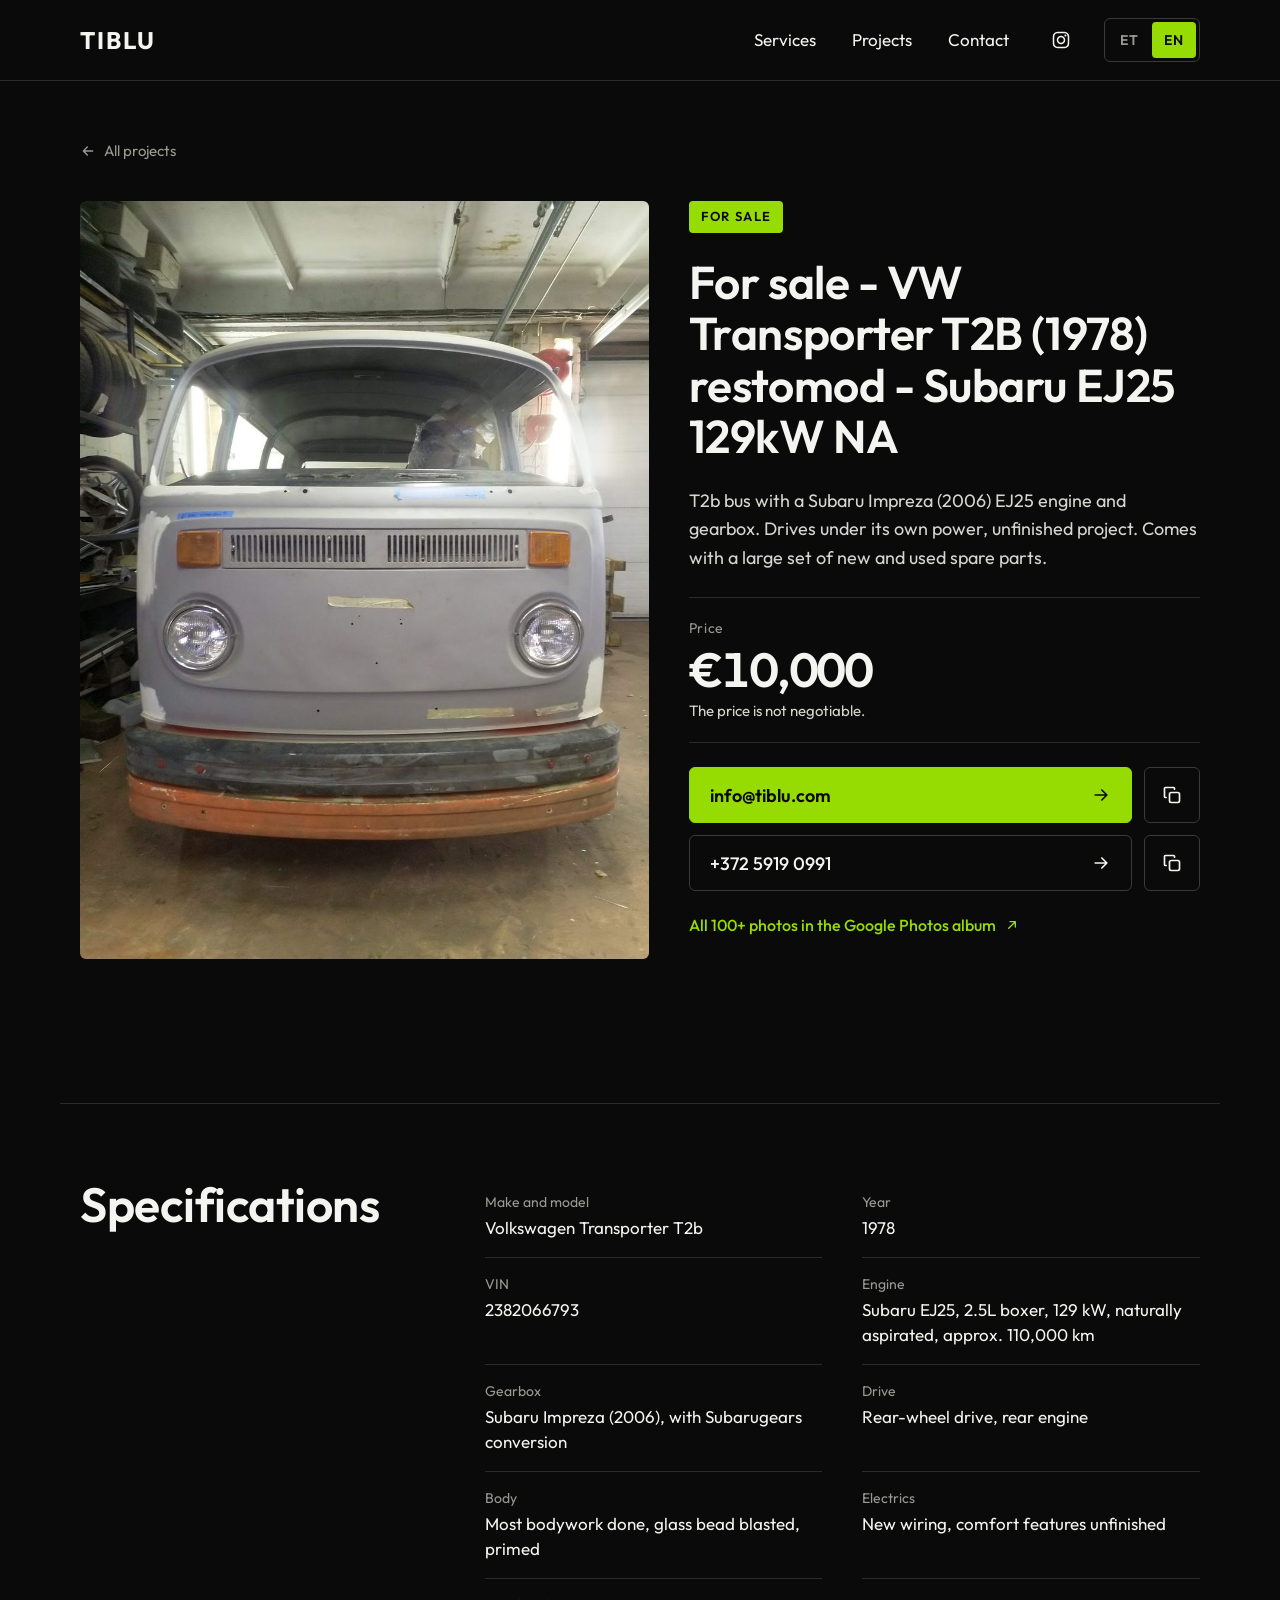
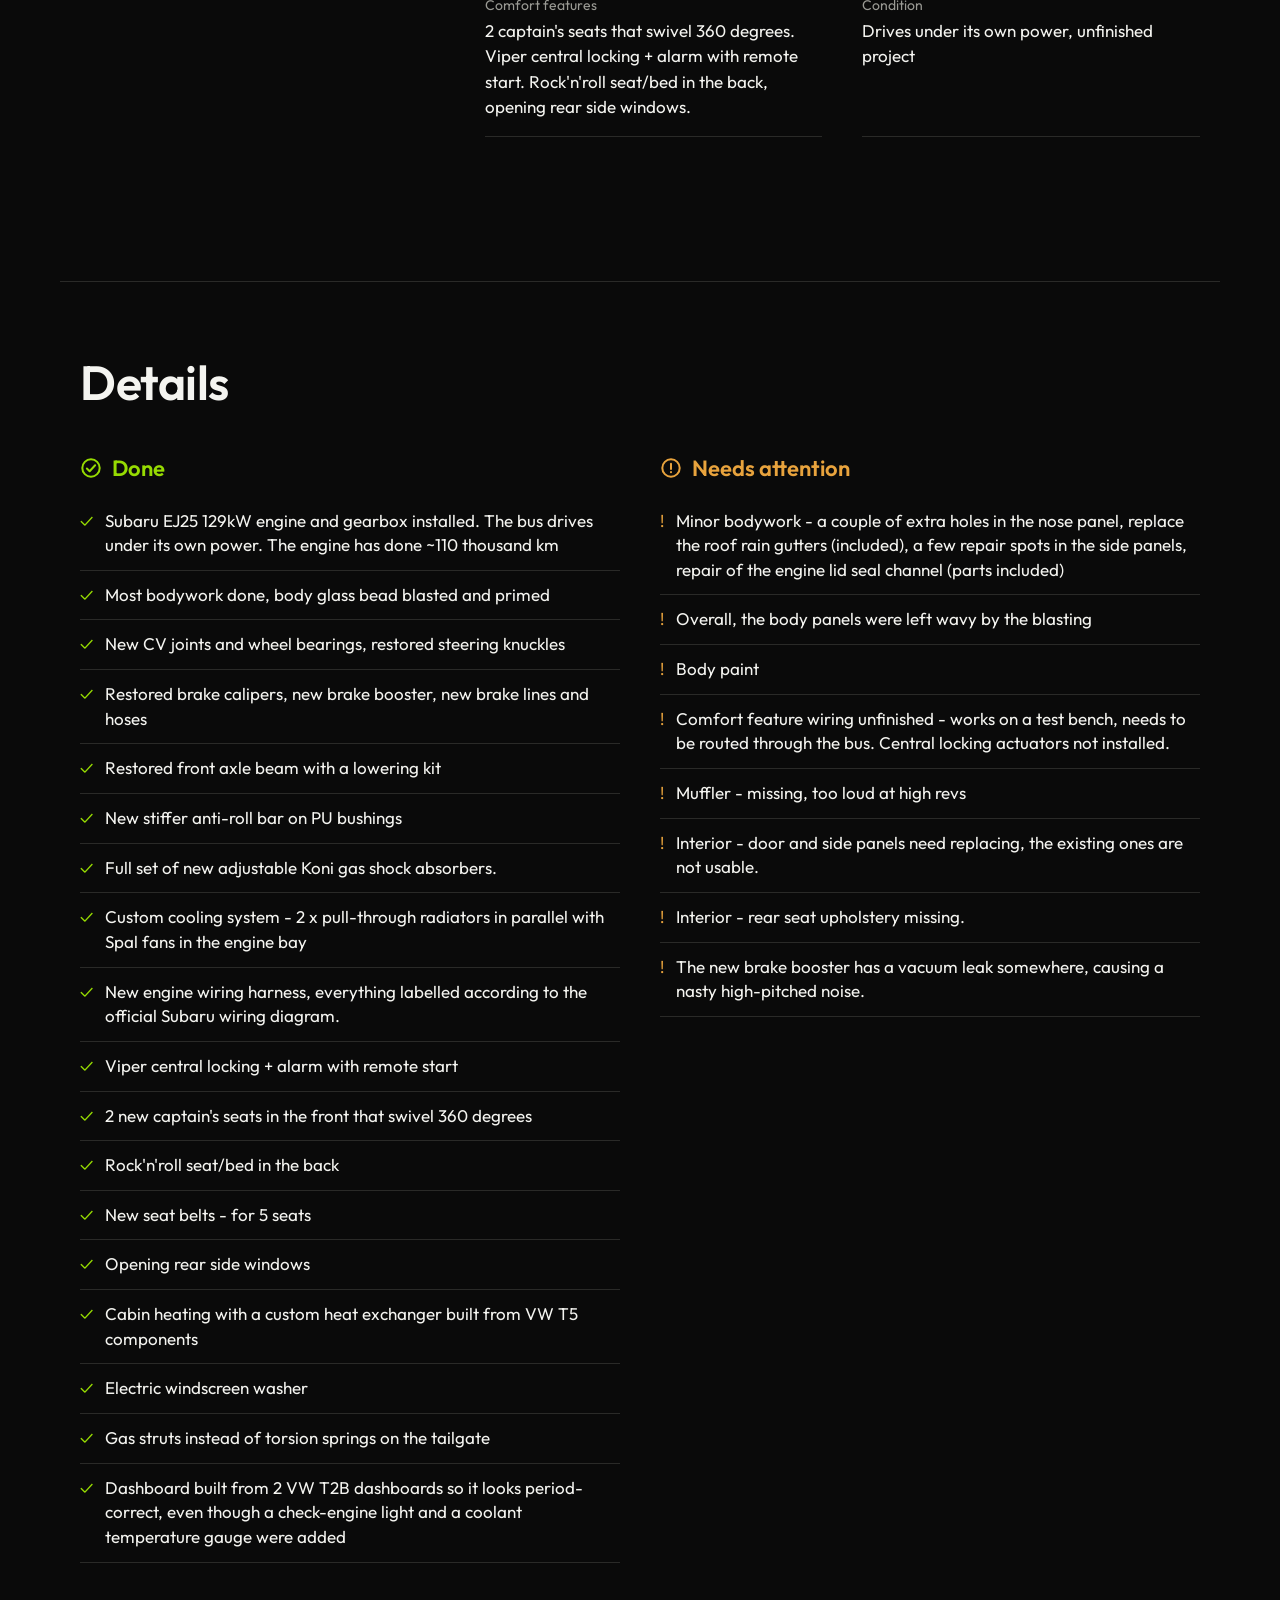
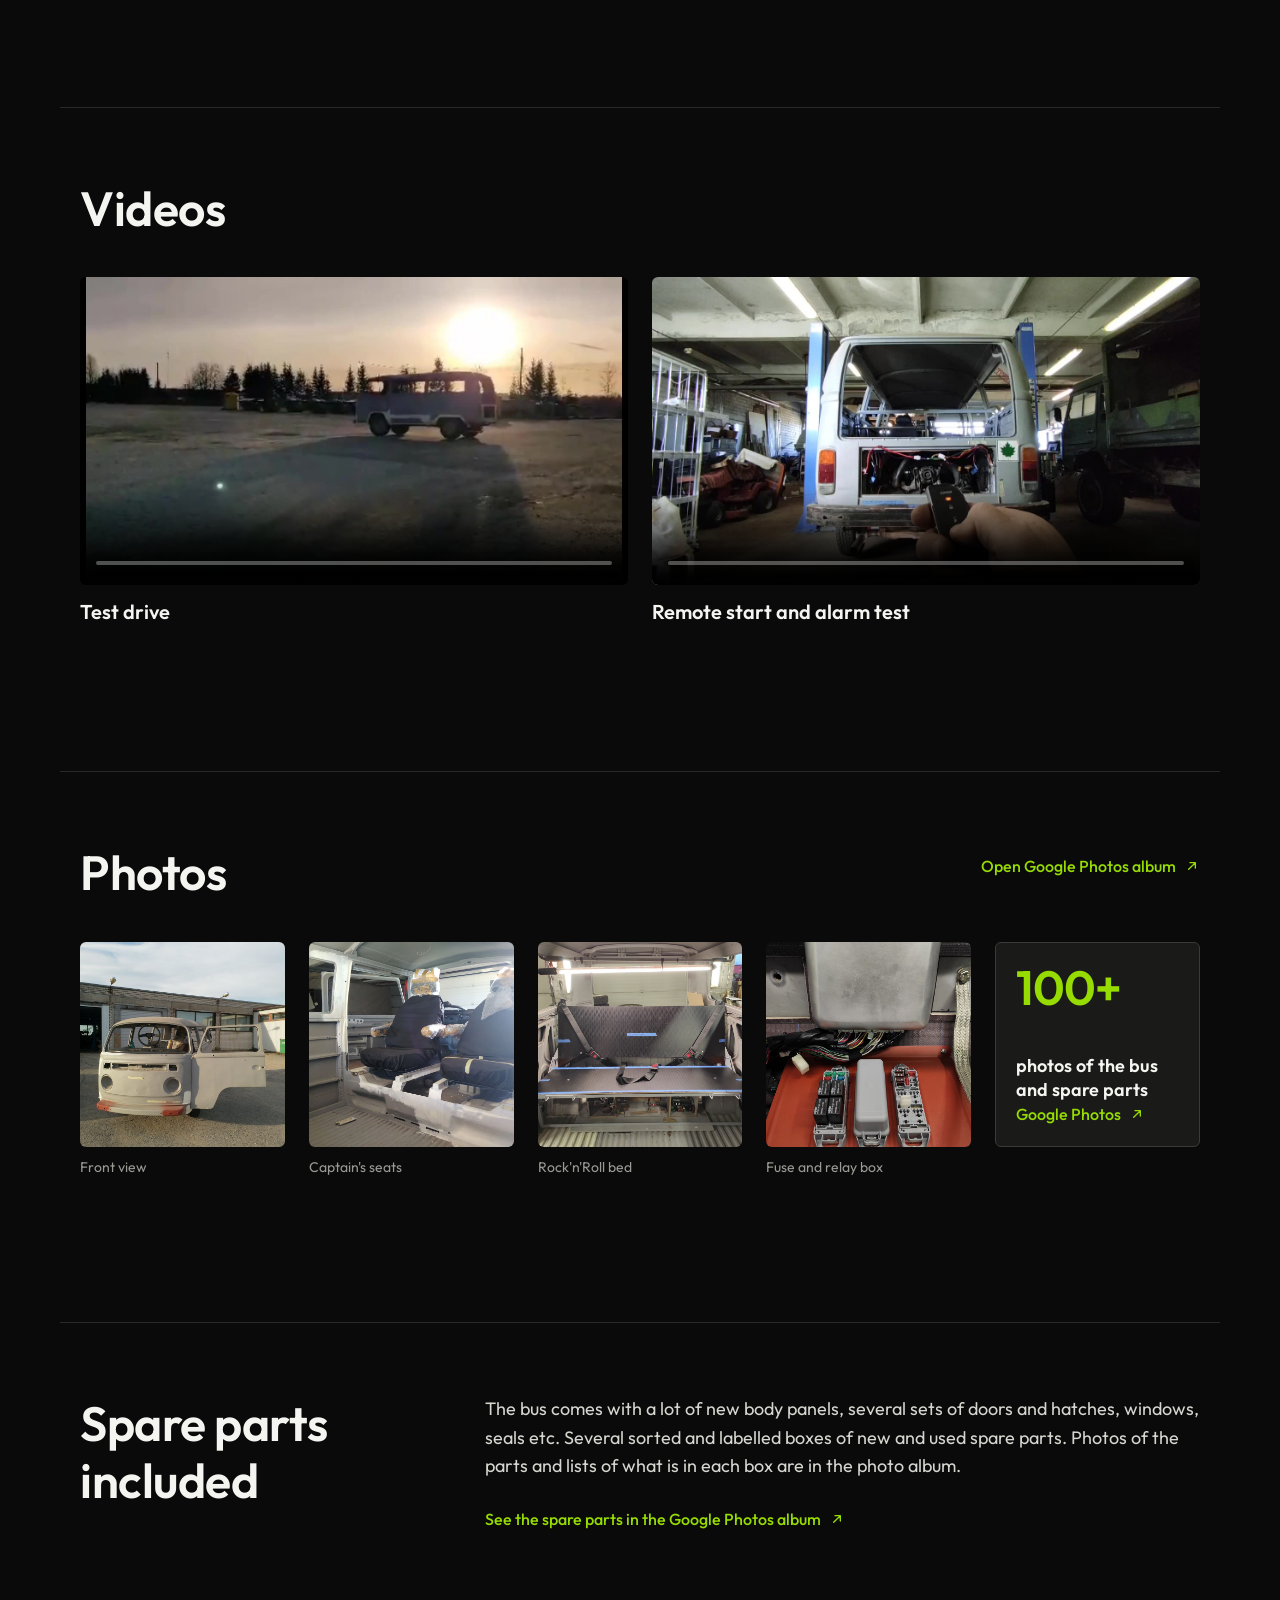
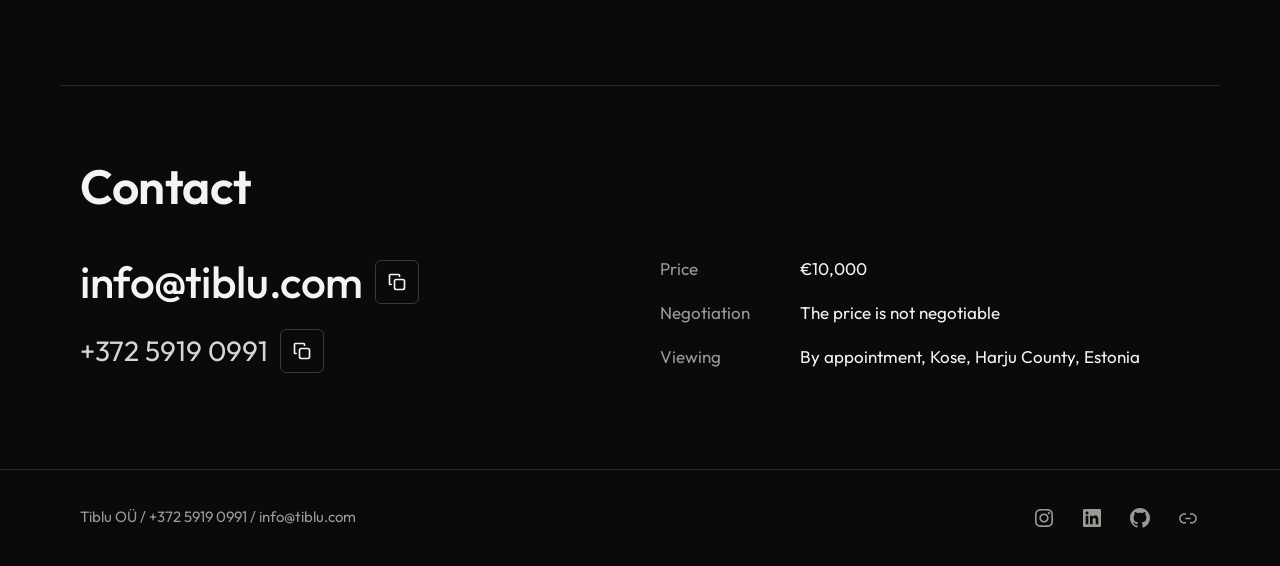
<file: vw-transporter-t2b-1978-restomod-for-sale.html>
<!doctype html>
<html lang="en">
<head>
<!-- Google tag (gtag.js) -->
<script async src="https://www.googletagmanager.com/gtag/js?id=G-PZJDCN054G"></script>
<script>
  window.dataLayer = window.dataLayer || [];
  function gtag(){dataLayer.push(arguments);}
  gtag('js', new Date());

  gtag('config', 'G-PZJDCN054G');
</script>
<meta charset="utf-8">
<meta name="viewport" content="width=device-width, initial-scale=1">
<title>For sale - VW Transporter T2B (1978) restomod - Subaru EJ25 129kW NA</title>
<meta name="description" content="For sale: VW Transporter T2B (1978) restomod with a naturally aspirated Subaru EJ25 2.5L 129 kW engine. Drives under its own power, unfinished project, comes with lots of spare parts. Price €10,000.">
<link rel="canonical" href="https://tiblu.com/vw-transporter-t2b-1978-restomod-for-sale.html">
<link rel="alternate" hreflang="et" href="https://tiblu.com/muua-vw-transporter-t2b-1978-restomod.html">
<link rel="alternate" hreflang="en" href="https://tiblu.com/vw-transporter-t2b-1978-restomod-for-sale.html">
<link rel="alternate" hreflang="x-default" href="https://tiblu.com/muua-vw-transporter-t2b-1978-restomod.html">
<meta property="og:type" content="product">
<meta property="og:site_name" content="Tiblu OÜ">
<meta property="og:locale" content="en_US">
<meta property="og:locale:alternate" content="et_EE">
<meta property="og:url" content="https://tiblu.com/vw-transporter-t2b-1978-restomod-for-sale.html">
<meta property="og:title" content="For sale: VW Transporter T2B (1978) restomod – Subaru EJ25 129 kW">
<meta property="og:description" content="Drives under its own power, unfinished project, comes with lots of spare parts. Price €10,000, not negotiable.">
<meta property="og:image" content="https://tiblu.com/images/muua-vw-transporter-t2b-1978-restomod/vw-t2b-1978-restomod-subaru-ej25-og.jpg">
<meta property="og:image:type" content="image/jpeg">
<meta property="og:image:width" content="1200">
<meta property="og:image:height" content="630">
<meta property="og:image:alt" content="VW Transporter T2B (1978) in primer, side view">
<meta property="product:price:amount" content="10000">
<meta property="product:price:currency" content="EUR">
<meta property="product:condition" content="used">
<meta property="product:availability" content="in stock">
<meta name="twitter:card" content="summary_large_image">
<meta name="twitter:title" content="For sale: VW Transporter T2B (1978) restomod – Subaru EJ25 129 kW">
<meta name="twitter:description" content="Drives under its own power, unfinished project, comes with lots of spare parts. Price €10,000.">
<meta name="twitter:image" content="https://tiblu.com/images/muua-vw-transporter-t2b-1978-restomod/vw-t2b-1978-restomod-subaru-ej25-og.jpg">
<meta name="twitter:image:alt" content="VW Transporter T2B (1978) in primer, side view">
<meta name="theme-color" content="#0a0a0a">
<link rel="icon" href="favicon.ico">
<link rel="preconnect" href="https://fonts.googleapis.com">
<link rel="preconnect" href="https://fonts.gstatic.com" crossorigin>
<link rel="stylesheet" href="https://fonts.googleapis.com/css2?family=Outfit:wght@400;500;600;700&amp;display=swap">
<link rel="stylesheet" href="styles.css">
<script src="copy.js" defer></script>
<script type="application/ld+json">
{
  "@context": "https://schema.org",
  "@type": "Car",
  "name": "VW Transporter T2B (1978) restomod – Subaru EJ25 129 kW",
  "description": "VW Transporter T2B (1978) with a naturally aspirated Subaru EJ25 2.5L 129 kW engine and a Subaru Impreza (2006) gearbox. Drives under its own power, unfinished project, comes with lots of spare parts.",
  "url": "https://tiblu.com/vw-transporter-t2b-1978-restomod-for-sale.html",
  "image": [
    "https://tiblu.com/images/muua-vw-transporter-t2b-1978-restomod/vw-t2b-1978-restomod-subaru-ej25-og.jpg",
    "https://tiblu.com/images/muua-vw-transporter-t2b-1978-restomod/vw-t2b-1978-restomod-eestvaade-tookojas.jpg",
    "https://tiblu.com/images/muua-vw-transporter-t2b-1978-restomod/vw-t2b-1978-restomod-eestvaade.jpg"
  ],
  "brand": { "@type": "Brand", "name": "Volkswagen" },
  "model": "Transporter T2B",
  "vehicleModelDate": "1978",
  "vehicleIdentificationNumber": "2382066793",
  "bodyType": "Bus",
  "driveWheelConfiguration": "https://schema.org/RearWheelDriveConfiguration",
  "vehicleEngine": {
    "@type": "EngineSpecification",
    "name": "Subaru EJ25",
    "engineDisplacement": { "@type": "QuantitativeValue", "value": 2.5, "unitCode": "LTR" },
    "enginePower": { "@type": "QuantitativeValue", "value": 129, "unitCode": "KWT" }
  },
  "itemCondition": "https://schema.org/UsedCondition",
  "offers": {
    "@type": "Offer",
    "price": "10000",
    "priceCurrency": "EUR",
    "availability": "https://schema.org/InStock",
    "seller": { "@type": "Organization", "name": "Tiblu OÜ", "url": "https://tiblu.com/", "email": "info@tiblu.com", "telephone": "+37259190991" }
  }
}
</script>
</head>
<body>

<header class="site-header">
  <div class="wrap header-inner has-lang">
    <a class="logo" href="en.html">TIBLU</a>
    <div class="header-actions">
    <nav class="main-nav" aria-label="Main menu">
      <a href="en.html#services">Services</a>
      <a href="en.html#projects">Projects</a>
      <a href="#contact">Contact</a>
      <a class="icon-link" href="https://instagram.com/vanaisaautod" aria-label="Instagram"><svg width="24" height="24" viewBox="0 0 24 24" fill="currentColor" aria-hidden="true" focusable="false"><path d="M12,4.622c2.403,0,2.688,0.009,3.637,0.052c0.877,0.04,1.354,0.187,1.671,0.31c0.42,0.163,0.72,0.358,1.035,0.673 c0.315,0.315,0.51,0.615,0.673,1.035c0.123,0.317,0.27,0.794,0.31,1.671c0.043,0.949,0.052,1.234,0.052,3.637 s-0.009,2.688-0.052,3.637c-0.04,0.877-0.187,1.354-0.31,1.671c-0.163,0.42-0.358,0.72-0.673,1.035 c-0.315,0.315-0.615,0.51-1.035,0.673c-0.317,0.123-0.794,0.27-1.671,0.31c-0.949,0.043-1.233,0.052-3.637,0.052 s-2.688-0.009-3.637-0.052c-0.877-0.04-1.354-0.187-1.671-0.31c-0.42-0.163-0.72-0.358-1.035-0.673 c-0.315-0.315-0.51-0.615-0.673-1.035c-0.123-0.317-0.27-0.794-0.31-1.671C4.631,14.688,4.622,14.403,4.622,12 s0.009-2.688,0.052-3.637c0.04-0.877,0.187-1.354,0.31-1.671c0.163-0.42,0.358-0.72,0.673-1.035 c0.315-0.315,0.615-0.51,1.035-0.673c0.317-0.123,0.794-0.27,1.671-0.31C9.312,4.631,9.597,4.622,12,4.622 M12,3 C9.556,3,9.249,3.01,8.289,3.054C7.331,3.098,6.677,3.25,6.105,3.472C5.513,3.702,5.011,4.01,4.511,4.511 c-0.5,0.5-0.808,1.002-1.038,1.594C3.25,6.677,3.098,7.331,3.054,8.289C3.01,9.249,3,9.556,3,12c0,2.444,0.01,2.751,0.054,3.711 c0.044,0.958,0.196,1.612,0.418,2.185c0.23,0.592,0.538,1.094,1.038,1.594c0.5,0.5,1.002,0.808,1.594,1.038 c0.572,0.222,1.227,0.375,2.185,0.418C9.249,20.99,9.556,21,12,21s2.751-0.01,3.711-0.054c0.958-0.044,1.612-0.196,2.185-0.418 c0.592-0.23,1.094-0.538,1.594-1.038c0.5-0.5,0.808-1.002,1.038-1.594c0.222-0.572,0.375-1.227,0.418-2.185 C20.99,14.751,21,14.444,21,12s-0.01-2.751-0.054-3.711c-0.044-0.958-0.196-1.612-0.418-2.185c-0.23-0.592-0.538-1.094-1.038-1.594 c-0.5-0.5-1.002-0.808-1.594-1.038c-0.572-0.222-1.227-0.375-2.185-0.418C14.751,3.01,14.444,3,12,3L12,3z M12,7.378 c-2.552,0-4.622,2.069-4.622,4.622S9.448,16.622,12,16.622s4.622-2.069,4.622-4.622S14.552,7.378,12,7.378z M12,15 c-1.657,0-3-1.343-3-3s1.343-3,3-3s3,1.343,3,3S13.657,15,12,15z M16.804,6.116c-0.596,0-1.08,0.484-1.08,1.08 s0.484,1.08,1.08,1.08c0.596,0,1.08-0.484,1.08-1.08S17.401,6.116,16.804,6.116z"></path></svg></a>
    </nav>
    <nav class="lang-switch" aria-label="Keel / Language">
      <a href="muua-vw-transporter-t2b-1978-restomod.html" lang="et" hreflang="et" title="Eesti keeles">ET</a>
      <a href="vw-transporter-t2b-1978-restomod-for-sale.html" lang="en" hreflang="en" aria-current="page" title="In English">EN</a>
    </nav>
    </div>
  </div>
</header>

<main>
  <section class="wrap sale-hero">
    <a class="back-link" href="en.html#projects"><svg width="16" height="16" viewBox="0 0 24 24" fill="none" stroke="currentColor" stroke-width="2" stroke-linecap="round" stroke-linejoin="round" aria-hidden="true" focusable="false"><path d="M19 12H5M11 6l-6 6 6 6"></path></svg>All projects</a>

    <div class="sale-hero-grid">
      <div class="sale-hero-media">
        <img src="images/muua-vw-transporter-t2b-1978-restomod/vw-t2b-1978-restomod-eestvaade-tookojas.jpg" alt="VW Transporter T2B (1978) in primer, front view in the workshop" width="960" height="1280" fetchpriority="high" decoding="async">
      </div>

      <div class="sale-hero-info">
        <span class="badge">For sale</span>
        <h1 id="top">For sale - VW Transporter T2B (1978) restomod - Subaru EJ25 129kW NA</h1>
        <p class="sale-lead">T2b bus with a Subaru Impreza (2006) EJ25 engine and gearbox. Drives under its own power, unfinished project. Comes with a large set of new and used spare parts.</p>

        <div class="price">
          <div class="price-label">Price</div>
          <div class="price-value">€10,000</div>
          <div class="price-note">The price is not negotiable.</div>
        </div>

        <div class="cta">
          <div class="copy-row">
            <a class="button button-primary" href="mailto:info@tiblu.com?subject=VW%20Transporter%20T2B%20(1978)%20restomod" draggable="false">info@tiblu.com<svg width="20" height="20" viewBox="0 0 24 24" fill="none" stroke="currentColor" stroke-width="2" stroke-linecap="round" stroke-linejoin="round" aria-hidden="true" focusable="false"><path d="M5 12h14M13 6l6 6-6 6"></path></svg></a>
            <button type="button" class="copy-button" data-copy="info@tiblu.com" aria-label="Copy email address" title="Copy email address" hidden><svg width="20" height="20" viewBox="0 0 24 24" fill="none" stroke="currentColor" stroke-width="2" stroke-linecap="round" stroke-linejoin="round" aria-hidden="true" focusable="false"><rect x="9" y="9" width="12" height="12" rx="2"></rect><path d="M5 15H4a1 1 0 0 1-1-1V4a1 1 0 0 1 1-1h10a1 1 0 0 1 1 1v1"></path></svg></button>
          </div>
          <div class="copy-row">
            <a class="button" href="tel:+37259190991" draggable="false">+372 5919 0991<svg width="20" height="20" viewBox="0 0 24 24" fill="none" stroke="currentColor" stroke-width="2" stroke-linecap="round" stroke-linejoin="round" aria-hidden="true" focusable="false"><path d="M5 12h14M13 6l6 6-6 6"></path></svg></a>
            <button type="button" class="copy-button" data-copy="+372 5919 0991" aria-label="Copy phone number" title="Copy phone number" hidden><svg width="20" height="20" viewBox="0 0 24 24" fill="none" stroke="currentColor" stroke-width="2" stroke-linecap="round" stroke-linejoin="round" aria-hidden="true" focusable="false"><rect x="9" y="9" width="12" height="12" rx="2"></rect><path d="M5 15H4a1 1 0 0 1-1-1V4a1 1 0 0 1 1-1h10a1 1 0 0 1 1 1v1"></path></svg></button>
          </div>
          <a class="arrow-link" href="https://photos.app.goo.gl/4qUQfoAeT7dQmYuS6" target="_blank" rel="noopener">All 100+ photos in the Google Photos album<svg width="16" height="16" viewBox="0 0 24 24" fill="none" stroke="currentColor" stroke-width="2" stroke-linecap="round" stroke-linejoin="round" aria-hidden="true" focusable="false"><path d="M7 17L17 7M9 7h8v8"></path></svg></a>
        </div>
      </div>
    </div>
  </section>

  <section id="specifications" class="wrap section section-split">
    <h2>Specifications</h2>
    <dl class="specs">
      <div><dt>Make and model</dt><dd>Volkswagen Transporter T2b</dd></div>
      <div><dt>Year</dt><dd>1978</dd></div>
      <div><dt>VIN</dt><dd>2382066793</dd></div>
      <div><dt>Engine</dt><dd>Subaru EJ25, 2.5L boxer, 129 kW, naturally aspirated, approx. 110,000 km</dd></div>
      <div><dt>Gearbox</dt><dd>Subaru Impreza (2006), with Subarugears conversion</dd></div>
      <div><dt>Drive</dt><dd>Rear-wheel drive, rear engine</dd></div>
      <div><dt>Body</dt><dd>Most bodywork done, glass bead blasted, primed</dd></div>
      <div><dt>Electrics</dt><dd>New wiring, comfort features unfinished</dd></div>
      <div><dt>Comfort features</dt><dd>2 captain's seats that swivel 360 degrees. Viper central locking + alarm with remote start. Rock'n'roll seat/bed in the back, opening rear side windows.</dd></div>
      <div><dt>Condition</dt><dd>Drives under its own power, unfinished project</dd></div>
    </dl>
  </section>

  <section id="details" class="wrap section">
    <h2>Details</h2>
    <div class="checklists">
      <div class="checklist">
        <h3><svg width="22" height="22" viewBox="0 0 24 24" fill="none" stroke="currentColor" stroke-width="2.2" stroke-linecap="round" stroke-linejoin="round" aria-hidden="true" focusable="false"><circle cx="12" cy="12" r="9.5"></circle><path d="M7.5 12.5l3 3 6-6.5"></path></svg>Done</h3>
        <ul>
          <li>Subaru EJ25 129kW engine and gearbox installed. The bus drives under its own power. The engine has done ~110 thousand km</li>
          <li>Most bodywork done, body glass bead blasted and primed</li>
          <li>New CV joints and wheel bearings, restored steering knuckles</li>
          <li>Restored brake calipers, new brake booster, new brake lines and hoses</li>
          <li>Restored front axle beam with a lowering kit</li>
          <li>New stiffer anti-roll bar on PU bushings</li>
          <li>Full set of new adjustable Koni gas shock absorbers.</li>
          <li>Custom cooling system - 2 x pull-through radiators in parallel with Spal fans in the engine bay</li>
          <li>New engine wiring harness, everything labelled according to the official Subaru wiring diagram.</li>
          <li>Viper central locking + alarm with remote start</li>
          <li>2 new captain's seats in the front that swivel 360 degrees</li>
          <li>Rock'n'roll seat/bed in the back</li>
          <li>New seat belts - for 5 seats</li>
          <li>Opening rear side windows</li>
          <li>Cabin heating with a custom heat exchanger built from VW T5 components</li>
          <li>Electric windscreen washer</li>
          <li>Gas struts instead of torsion springs on the tailgate</li>
          <li>Dashboard built from 2 VW T2B dashboards so it looks period-correct, even though a check-engine light and a coolant temperature gauge were added</li>
        </ul>
      </div>
      <div class="checklist checklist-warn">
        <h3><svg width="22" height="22" viewBox="0 0 24 24" fill="none" stroke="currentColor" stroke-width="2.2" stroke-linecap="round" stroke-linejoin="round" aria-hidden="true" focusable="false"><circle cx="12" cy="12" r="9.5"></circle><path d="M12 7.5v5.5M12 16.5v.01"></path></svg>Needs attention</h3>
        <ul>
          <li>Minor bodywork - a couple of extra holes in the nose panel, replace the roof rain gutters (included), a few repair spots in the side panels, repair of the engine lid seal channel (parts included)</li>
          <li>Overall, the body panels were left wavy by the blasting</li>
          <li>Body paint</li>
          <li>Comfort feature wiring unfinished - works on a test bench, needs to be routed through the bus. Central locking actuators not installed.</li>
          <li>Muffler - missing, too loud at high revs</li>
          <li>Interior - door and side panels need replacing, the existing ones are not usable.</li>
          <li>Interior - rear seat upholstery missing.</li>
          <li>The new brake booster has a vacuum leak somewhere, causing a nasty high-pitched noise.</li>
        </ul>
      </div>
    </div>
  </section>

  <section id="videos" class="wrap section">
    <h2>Videos</h2>
    <div class="videos">
      <figure>
        <video controls preload="none" playsinline width="1280" height="720" poster="images/muua-vw-transporter-t2b-1978-restomod/vw-t2b-1978-subaru-ej25-proovisoit-poster.jpg">
          <source src="images/muua-vw-transporter-t2b-1978-restomod/vw-t2b-1978-subaru-ej25-proovisoit.mp4" type="video/mp4">
        </video>
        <figcaption>Test drive</figcaption>
      </figure>
      <figure>
        <video controls preload="none" playsinline width="1280" height="720" poster="images/muua-vw-transporter-t2b-1978-restomod/vw-t2b-1978-kaugkaivitus-alarm-poster.jpg">
          <source src="images/muua-vw-transporter-t2b-1978-restomod/vw-t2b-1978-kaugkaivitus-alarm.mp4" type="video/mp4">
        </video>
        <figcaption>Remote start and alarm test</figcaption>
      </figure>
    </div>
  </section>

  <section id="photos" class="wrap section">
    <div class="group-head">
      <h2>Photos</h2>
      <a class="arrow-link" href="https://photos.app.goo.gl/4qUQfoAeT7dQmYuS6" target="_blank" rel="noopener">Open Google Photos album<svg width="16" height="16" viewBox="0 0 24 24" fill="none" stroke="currentColor" stroke-width="2" stroke-linecap="round" stroke-linejoin="round" aria-hidden="true" focusable="false"><path d="M7 17L17 7M9 7h8v8"></path></svg></a>
    </div>
    <div class="gallery">
      <figure>
        <img src="images/muua-vw-transporter-t2b-1978-restomod/vw-t2b-1978-restomod-eestvaade.jpg" alt="VW T2B front view outdoors, driver's door open" width="800" height="800" loading="lazy" decoding="async">
        <figcaption>Front view</figcaption>
      </figure>
      <figure>
        <img src="images/muua-vw-transporter-t2b-1978-restomod/vw-t2b-1978-kapteniistmed.jpg" alt="Two swivelling captain's seats in the cabin" width="800" height="800" loading="lazy" decoding="async">
        <figcaption>Captain's seats</figcaption>
      </figure>
      <figure>
        <img src="images/muua-vw-transporter-t2b-1978-restomod/vw-t2b-1978-rock-n-roll-voodi.jpg" alt="Rock'n'Roll seat/bed in the back of the cabin" width="800" height="800" loading="lazy" decoding="async">
        <figcaption>Rock'n'Roll bed</figcaption>
      </figure>
      <figure>
        <img src="images/muua-vw-transporter-t2b-1978-restomod/vw-t2b-1978-kaitsme-ja-releeplokk.jpg" alt="Fuse and relay box" width="800" height="800" loading="lazy" decoding="async">
        <figcaption>Fuse and relay box</figcaption>
      </figure>
      <a class="album-tile" href="https://photos.app.goo.gl/4qUQfoAeT7dQmYuS6" target="_blank" rel="noopener">
        <span class="album-tile-count">100+</span>
        <span>
          <span class="album-tile-text">photos of the bus and spare parts</span>
          <span class="arrow-link">Google Photos<svg width="16" height="16" viewBox="0 0 24 24" fill="none" stroke="currentColor" stroke-width="2" stroke-linecap="round" stroke-linejoin="round" aria-hidden="true" focusable="false"><path d="M7 17L17 7M9 7h8v8"></path></svg></span>
        </span>
      </a>
    </div>
  </section>

  <section id="spare-parts" class="wrap section section-split">
    <h2>Spare parts included</h2>
    <div class="parts">
      <p>The bus comes with a lot of new body panels, several sets of doors and hatches, windows, seals etc. Several sorted and labelled boxes of new and used spare parts. Photos of the parts and lists of what is in each box are in the photo album.</p>
      <a class="arrow-link" href="https://photos.app.goo.gl/4qUQfoAeT7dQmYuS6" target="_blank" rel="noopener">See the spare parts in the Google Photos album<svg width="16" height="16" viewBox="0 0 24 24" fill="none" stroke="currentColor" stroke-width="2" stroke-linecap="round" stroke-linejoin="round" aria-hidden="true" focusable="false"><path d="M7 17L17 7M9 7h8v8"></path></svg></a>
    </div>
  </section>

  <section id="contact" class="wrap section">
    <h2>Contact</h2>
    <div class="contact">
      <div class="contact-main">
        <div class="copy-row">
          <a class="contact-email" href="mailto:info@tiblu.com?subject=VW%20Transporter%20T2B%20(1978)%20restomod" draggable="false">info@tiblu.com</a>
          <button type="button" class="copy-button copy-button-small" data-copy="info@tiblu.com" aria-label="Copy email address" title="Copy email address" hidden><svg width="20" height="20" viewBox="0 0 24 24" fill="none" stroke="currentColor" stroke-width="2" stroke-linecap="round" stroke-linejoin="round" aria-hidden="true" focusable="false"><rect x="9" y="9" width="12" height="12" rx="2"></rect><path d="M5 15H4a1 1 0 0 1-1-1V4a1 1 0 0 1 1-1h10a1 1 0 0 1 1 1v1"></path></svg></button>
        </div>
        <div class="copy-row">
          <a class="contact-phone" href="tel:+37259190991" draggable="false">+372 5919 0991</a>
          <button type="button" class="copy-button copy-button-small" data-copy="+372 5919 0991" aria-label="Copy phone number" title="Copy phone number" hidden><svg width="20" height="20" viewBox="0 0 24 24" fill="none" stroke="currentColor" stroke-width="2" stroke-linecap="round" stroke-linejoin="round" aria-hidden="true" focusable="false"><rect x="9" y="9" width="12" height="12" rx="2"></rect><path d="M5 15H4a1 1 0 0 1-1-1V4a1 1 0 0 1 1-1h10a1 1 0 0 1 1 1v1"></path></svg></button>
        </div>
      </div>
      <dl class="contact-details">
        <dt>Price</dt><dd>€10,000</dd>
        <dt>Negotiation</dt><dd>The price is not negotiable</dd>
        <dt>Viewing</dt><dd>By appointment, Kose, Harju County, Estonia</dd>
      </dl>
    </div>
  </section>
</main>

<footer class="site-footer">
  <div class="wrap footer-inner">
    <span>Tiblu OÜ / +372 5919 0991 / info@tiblu.com</span>
    <nav class="social" aria-label="Social media">
      <a class="icon-link" href="https://instagram.com/vanaisaautod" aria-label="Instagram"><svg width="24" height="24" viewBox="0 0 24 24" fill="currentColor" aria-hidden="true" focusable="false"><path d="M12,4.622c2.403,0,2.688,0.009,3.637,0.052c0.877,0.04,1.354,0.187,1.671,0.31c0.42,0.163,0.72,0.358,1.035,0.673 c0.315,0.315,0.51,0.615,0.673,1.035c0.123,0.317,0.27,0.794,0.31,1.671c0.043,0.949,0.052,1.234,0.052,3.637 s-0.009,2.688-0.052,3.637c-0.04,0.877-0.187,1.354-0.31,1.671c-0.163,0.42-0.358,0.72-0.673,1.035 c-0.315,0.315-0.615,0.51-1.035,0.673c-0.317,0.123-0.794,0.27-1.671,0.31c-0.949,0.043-1.233,0.052-3.637,0.052 s-2.688-0.009-3.637-0.052c-0.877-0.04-1.354-0.187-1.671-0.31c-0.42-0.163-0.72-0.358-1.035-0.673 c-0.315-0.315-0.51-0.615-0.673-1.035c-0.123-0.317-0.27-0.794-0.31-1.671C4.631,14.688,4.622,14.403,4.622,12 s0.009-2.688,0.052-3.637c0.04-0.877,0.187-1.354,0.31-1.671c0.163-0.42,0.358-0.72,0.673-1.035 c0.315-0.315,0.615-0.51,1.035-0.673c0.317-0.123,0.794-0.27,1.671-0.31C9.312,4.631,9.597,4.622,12,4.622 M12,3 C9.556,3,9.249,3.01,8.289,3.054C7.331,3.098,6.677,3.25,6.105,3.472C5.513,3.702,5.011,4.01,4.511,4.511 c-0.5,0.5-0.808,1.002-1.038,1.594C3.25,6.677,3.098,7.331,3.054,8.289C3.01,9.249,3,9.556,3,12c0,2.444,0.01,2.751,0.054,3.711 c0.044,0.958,0.196,1.612,0.418,2.185c0.23,0.592,0.538,1.094,1.038,1.594c0.5,0.5,1.002,0.808,1.594,1.038 c0.572,0.222,1.227,0.375,2.185,0.418C9.249,20.99,9.556,21,12,21s2.751-0.01,3.711-0.054c0.958-0.044,1.612-0.196,2.185-0.418 c0.592-0.23,1.094-0.538,1.594-1.038c0.5-0.5,0.808-1.002,1.038-1.594c0.222-0.572,0.375-1.227,0.418-2.185 C20.99,14.751,21,14.444,21,12s-0.01-2.751-0.054-3.711c-0.044-0.958-0.196-1.612-0.418-2.185c-0.23-0.592-0.538-1.094-1.038-1.594 c-0.5-0.5-1.002-0.808-1.594-1.038c-0.572-0.222-1.227-0.375-2.185-0.418C14.751,3.01,14.444,3,12,3L12,3z M12,7.378 c-2.552,0-4.622,2.069-4.622,4.622S9.448,16.622,12,16.622s4.622-2.069,4.622-4.622S14.552,7.378,12,7.378z M12,15 c-1.657,0-3-1.343-3-3s1.343-3,3-3s3,1.343,3,3S13.657,15,12,15z M16.804,6.116c-0.596,0-1.08,0.484-1.08,1.08 s0.484,1.08,1.08,1.08c0.596,0,1.08-0.484,1.08-1.08S17.401,6.116,16.804,6.116z"></path></svg></a>
      <a class="icon-link" href="https://ee.linkedin.com/company/tiblu-o%C3%BC" aria-label="LinkedIn"><svg width="24" height="24" viewBox="0 0 24 24" fill="currentColor" aria-hidden="true" focusable="false"><path d="M19.7,3H4.3C3.582,3,3,3.582,3,4.3v15.4C3,20.418,3.582,21,4.3,21h15.4c0.718,0,1.3-0.582,1.3-1.3V4.3 C21,3.582,20.418,3,19.7,3z M8.339,18.338H5.667v-8.59h2.672V18.338z M7.004,8.574c-0.857,0-1.549-0.694-1.549-1.548 c0-0.855,0.691-1.548,1.549-1.548c0.854,0,1.547,0.694,1.547,1.548C8.551,7.881,7.858,8.574,7.004,8.574z M18.339,18.338h-2.669 v-4.177c0-0.996-0.017-2.278-1.387-2.278c-1.389,0-1.601,1.086-1.601,2.206v4.249h-2.667v-8.59h2.559v1.174h0.037 c0.356-0.675,1.227-1.387,2.526-1.387c2.703,0,3.203,1.779,3.203,4.092V18.338z"></path></svg></a>
      <a class="icon-link" href="https://github.com/tiblu" aria-label="GitHub"><svg width="24" height="24" viewBox="0 0 24 24" fill="currentColor" aria-hidden="true" focusable="false"><path d="M12,2C6.477,2,2,6.477,2,12c0,4.419,2.865,8.166,6.839,9.489c0.5,0.09,0.682-0.218,0.682-0.484 c0-0.236-0.009-0.866-0.014-1.699c-2.782,0.602-3.369-1.34-3.369-1.34c-0.455-1.157-1.11-1.465-1.11-1.465 c-0.909-0.62,0.069-0.608,0.069-0.608c1.004,0.071,1.532,1.03,1.532,1.03c0.891,1.529,2.341,1.089,2.91,0.833 c0.091-0.647,0.349-1.086,0.635-1.337c-2.22-0.251-4.555-1.111-4.555-4.943c0-1.091,0.39-1.984,1.03-2.682 C6.546,8.54,6.202,7.524,6.746,6.148c0,0,0.84-0.269,2.75,1.025C10.295,6.95,11.15,6.84,12,6.836 c0.85,0.004,1.705,0.114,2.504,0.336c1.909-1.294,2.748-1.025,2.748-1.025c0.546,1.376,0.202,2.394,0.1,2.646 c0.64,0.699,1.026,1.591,1.026,2.682c0,3.841-2.337,4.687-4.565,4.935c0.359,0.307,0.679,0.917,0.679,1.852 c0,1.335-0.012,2.415-0.012,2.741c0,0.269,0.18,0.579,0.688,0.481C19.138,20.161,22,16.416,22,12C22,6.477,17.523,2,12,2z"></path></svg></a>
      <a class="icon-link" href="https://www.printables.com/@tiblu_995204" aria-label="Printables"><svg width="24" height="24" viewBox="0 0 24 24" fill="currentColor" aria-hidden="true" focusable="false"><path d="M15.6,7.2H14v1.5h1.6c2,0,3.7,1.7,3.7,3.7s-1.7,3.7-3.7,3.7H14v1.5h1.6c2.8,0,5.2-2.3,5.2-5.2,0-2.9-2.3-5.2-5.2-5.2zM4.7,12.4c0-2,1.7-3.7,3.7-3.7H10V7.2H8.4c-2.9,0-5.2,2.3-5.2,5.2,0,2.9,2.3,5.2,5.2,5.2H10v-1.5H8.4c-2,0-3.7-1.7-3.7-3.7zm4.6.9h5.3v-1.5H9.3v1.5z"></path></svg></a>
    </nav>
  </div>
</footer>

</body>
</html>
</file>
<file: styles.css>
:root {
  --bg: #0a0a0a;
  --bg-raised: #1a1a18;
  --fg: #f4f4f0;
  --fg-soft: #d6d6d0;
  --muted: #9a9a94;
  --line: #2a2a28;
  --line-strong: #3a3a37;
  --accent: #96db02;
  --warn: #e8a33d;
  --wrap: 1120px;
  --gutter: 20px;
}

*, *::before, *::after { box-sizing: border-box; }

html { scroll-behavior: smooth; scroll-padding-top: 16px; }

body {
  margin: 0;
  background: var(--bg);
  color: var(--fg);
  font-family: Outfit, system-ui, sans-serif;
  font-size: 16px;
  line-height: 1.5;
  -webkit-font-smoothing: antialiased;
}

a { color: var(--fg); text-decoration: none; }
a:hover { color: var(--accent); }
a:focus-visible, button:focus-visible { outline: 2px solid var(--accent); outline-offset: 2px; }

h1, h2, h3, h4, p, ul, dl, dd { margin: 0; }
img { display: block; max-width: 100%; }

.wrap {
  width: 100%;
  max-width: calc(var(--wrap) + 2 * var(--gutter));
  margin: 0 auto;
  padding: 0 var(--gutter);
}

.muted { color: var(--muted); font-size: 15px; }

/* Header */
.site-header { border-bottom: 1px solid var(--line); }
.header-inner { height: 80px; display: flex; align-items: center; justify-content: space-between; }
.logo { font-size: 24px; font-weight: 700; letter-spacing: 0.08em; }
.main-nav { display: flex; align-items: center; gap: 36px; font-size: 17px; }
.main-nav .icon-link { margin: 0 -11px 0 -6px; }

.icon-link {
  display: flex; align-items: center; justify-content: center;
  width: 44px; height: 44px;
}
.main-nav .icon-link svg { width: 22px; height: 22px; }

/* Language switch (sale page) */
.header-actions { display: flex; align-items: center; gap: 32px; }
.lang-switch { display: flex; height: 44px; padding: 3px; border: 1px solid var(--line-strong); border-radius: 6px; font-size: 14px; font-weight: 600; letter-spacing: 0.08em; }
.lang-switch a { display: flex; align-items: center; justify-content: center; min-width: 44px; padding: 0 10px; border-radius: 4px; color: var(--muted); }
.lang-switch a:hover { color: var(--fg); }
.lang-switch a[aria-current="page"] { background: var(--accent); color: var(--bg); }

/* Sections */
.section { margin-top: 144px; padding-top: 72px; border-top: 1px solid var(--line); display: flex; flex-direction: column; gap: 40px; }
.section-first { margin-top: 0; padding-top: 96px; border-top: 0; gap: 48px; }
.section h1, .section h2 { font-size: 48px; font-weight: 600; letter-spacing: -0.01em; line-height: 1.2; }

/* Services */
.services { display: grid; grid-template-columns: repeat(4, minmax(0, 1fr)); gap: 48px 32px; }
.service { display: flex; flex-direction: column; gap: 12px; }
.service h3 { font-size: 20px; font-weight: 600; color: var(--accent); }
.service ul { padding: 0; list-style: none; font-size: 17px; line-height: 1.45; }
.service li { padding: 11px 0; border-bottom: 1px solid var(--line); }

.arrow-link {
  display: inline-flex; align-items: center; gap: 8px; align-self: flex-start;
  min-height: 44px; font-size: 16px; font-weight: 500; color: var(--accent);
}
.arrow-link:hover { color: var(--fg); }

/* Projects */
.group-head { display: flex; align-items: baseline; justify-content: space-between; }
.group-head h3 { font-size: 26px; font-weight: 600; }
.group-head-spaced { margin-top: 48px; }

.cards { display: grid; grid-template-columns: repeat(3, minmax(0, 1fr)); gap: 64px 40px; }
.card { display: flex; flex-direction: column; gap: 14px; }
.card-years { font-size: 14px; color: var(--muted); letter-spacing: 0.04em; margin-top: 6px; }
.card h4 { font-size: 22px; line-height: 1.3; font-weight: 600; }
.card-ids { display: flex; flex-direction: column; gap: 2px; font-size: 13px; color: var(--muted); letter-spacing: 0.02em; font-variant-numeric: tabular-nums; }
.card-desc { font-size: 16px; line-height: 1.65; color: var(--fg-soft); white-space: pre-line; }
.card-links { display: flex; flex-wrap: wrap; gap: 0 28px; }

.badge {
  align-self: flex-start;
  padding: 6px 12px; border-radius: 4px;
  background: var(--accent); color: var(--bg);
  font-size: 13px; font-weight: 600; letter-spacing: 0.1em; text-transform: uppercase; line-height: 1.5;
}
.car .badge { position: absolute; top: 12px; left: 12px; z-index: 1; font-size: 12px; padding: 5px 10px; }

/* Carousel */
.car {
  position: relative; aspect-ratio: 1 / 1;
  border-radius: 6px; overflow: hidden; background: var(--bg-raised);
  touch-action: pan-y; user-select: none;
}
.car img { width: 100%; height: 100%; object-fit: cover; }
.car img:not(.is-active) { display: none; }

.car-nav {
  position: absolute; top: 50%; transform: translateY(-50%);
  width: 44px; height: 44px; padding: 0; border: 0; border-radius: 50%;
  background: rgba(10, 10, 10, 0.6); color: var(--fg);
  display: flex; align-items: center; justify-content: center; cursor: pointer;
  opacity: 0; transition: opacity 0.15s, background 0.15s;
}
.car-nav:hover { background: rgba(10, 10, 10, 0.85); }
.car-prev { left: 10px; }
.car-next { right: 10px; }
.car:hover .car-nav, .car-nav:focus-visible { opacity: 1; }
@media (hover: none) { .car-nav { display: none; } }

.car-dots { position: absolute; left: 0; right: 0; bottom: 6px; display: flex; justify-content: center; }
.car-dot {
  width: 28px; height: 28px; padding: 0; border: 0; background: transparent; cursor: pointer;
  display: flex; align-items: center; justify-content: center;
}
.car-dot::before {
  content: ""; width: 8px; height: 8px; border-radius: 50%;
  background: rgba(244, 244, 240, 0.45); box-shadow: 0 0 0 1px rgba(0, 0, 0, 0.3);
}
.car-dot[aria-current="true"]::before { background: var(--fg); }

/* Contact */
.contact { display: grid; grid-template-columns: repeat(2, minmax(0, 1fr)); gap: 40px; }
.contact-main { display: flex; flex-direction: column; gap: 20px; }
.contact-email { font-size: 44px; font-weight: 500; letter-spacing: -0.01em; line-height: 1.2; overflow-wrap: anywhere; }
.contact-phone { font-size: 28px; color: var(--fg-soft); }
.contact-details { display: grid; grid-template-columns: 140px 1fr; row-gap: 16px; font-size: 17px; line-height: 1.55; }
.contact-details dt { color: var(--muted); }

/* Sale page */
.back-link { display: inline-flex; align-items: center; gap: 8px; align-self: flex-start; min-height: 44px; font-size: 15px; color: var(--muted); }

.sale-hero { padding-top: 48px; display: flex; flex-direction: column; gap: 28px; }
.sale-hero-grid { display: flex; flex-wrap: wrap; gap: 40px; }
.sale-hero-media { flex: 1 1 420px; min-width: 0; border-radius: 6px; overflow: hidden; background: var(--bg-raised); }
.sale-hero-media img { width: 100%; height: 100%; aspect-ratio: 3 / 4; object-fit: cover; }
.sale-hero-info { flex: 1.15 1 340px; min-width: 0; display: flex; flex-direction: column; gap: 24px; }
.sale-hero-info h1 { font-size: 46px; font-weight: 600; letter-spacing: -0.01em; line-height: 1.12; }
.sale-lead { font-size: 18px; line-height: 1.6; color: var(--fg-soft); }

.price { padding: 20px 0; border-top: 1px solid var(--line); border-bottom: 1px solid var(--line); display: flex; flex-direction: column; gap: 4px; }
.price-label { font-size: 14px; color: var(--muted); letter-spacing: 0.04em; }
.price-value { font-size: 48px; font-weight: 600; letter-spacing: -0.01em; line-height: 1.1; font-variant-numeric: tabular-nums; }
.price-note { font-size: 15px; color: var(--fg-soft); }

.cta { display: flex; flex-direction: column; gap: 12px; }
.button {
  display: flex; align-items: center; justify-content: space-between; gap: 12px;
  min-height: 56px; padding: 0 20px; border-radius: 6px; border: 1px solid var(--line-strong);
  font-size: 18px; font-weight: 500;
}
.button-primary { background: var(--accent); border-color: var(--accent); color: var(--bg); font-weight: 600; }
.button-primary:hover { background: var(--fg); border-color: var(--fg); color: var(--bg); }

/* Phone number / email + copy button (sale pages, copy.js) */
.copy-row { display: flex; align-items: center; gap: 12px; }
.copy-row > a { min-width: 0; }
.copy-row > .button { flex: 1; }
/* Let visitors drag-select the number/email inside the link (copy.js stops the click after a selection). */
a[draggable="false"] { -webkit-user-drag: none; user-select: text; -webkit-user-select: text; }
.copy-button {
  flex: none; display: flex; align-items: center; justify-content: center;
  width: 56px; height: 56px; padding: 0; border-radius: 6px; border: 1px solid var(--line-strong);
  background: none; color: var(--fg); cursor: pointer;
}
.copy-button[hidden] { display: none; }
.copy-button:hover { color: var(--accent); }
.copy-button.is-copied { color: var(--accent); border-color: var(--accent); }
.copy-button-small { width: 44px; height: 44px; }
.sr-only { position: absolute; width: 1px; height: 1px; padding: 0; margin: -1px; overflow: hidden; clip: rect(0 0 0 0); white-space: nowrap; border: 0; }

.section-split { flex-direction: row; flex-wrap: wrap; gap: 32px 40px; }
.section-split > h2 { flex: 1 1 300px; }
.section-split > :not(h2) { flex: 2.4 1 560px; min-width: 0; }

.specs { display: grid; grid-template-columns: repeat(2, minmax(0, 1fr)); column-gap: 40px; font-size: 17px; }
.specs > div { padding: 16px 0; border-bottom: 1px solid var(--line); display: flex; flex-direction: column; gap: 2px; }
.specs dt { font-size: 14px; color: var(--muted); }

.checklists { display: grid; grid-template-columns: repeat(2, minmax(0, 1fr)); gap: 48px 40px; }
.checklist { display: flex; flex-direction: column; gap: 12px; }
.checklist h3 { display: flex; align-items: center; gap: 10px; font-size: 22px; font-weight: 600; color: var(--accent); }
.checklist-warn h3 { color: var(--warn); }
.checklist ul { padding: 0; list-style: none; font-size: 17px; line-height: 1.45; }
.checklist li { padding: 12px 0; border-bottom: 1px solid var(--line); display: flex; gap: 12px; align-items: baseline; }
.checklist li::before { content: "✓"; flex: none; color: var(--accent); }
.checklist-warn li::before { content: "!"; color: var(--warn); }

.videos { display: grid; grid-template-columns: repeat(2, minmax(0, 1fr)); gap: 32px 24px; }
.videos figure, .gallery figure { margin: 0; display: flex; flex-direction: column; gap: 12px; }
.videos video { display: block; width: 100%; height: auto; aspect-ratio: 16 / 9; object-fit: cover; border-radius: 6px; background: var(--bg-raised); }
.videos figcaption { font-size: 20px; font-weight: 600; }

.gallery { display: grid; grid-template-columns: repeat(5, minmax(0, 1fr)); gap: 24px; }
.gallery figure { gap: 10px; }
.gallery img { width: 100%; height: auto; aspect-ratio: 1 / 1; object-fit: cover; border-radius: 6px; background: var(--bg-raised); }
.gallery figcaption { font-size: 14px; color: var(--muted); }
.album-tile {
  aspect-ratio: 1 / 1; padding: 20px; border-radius: 6px; border: 1px solid var(--line-strong); background: var(--bg-raised);
  display: flex; flex-direction: column; justify-content: space-between; gap: 12px;
}
.album-tile-count { font-size: 48px; font-weight: 600; line-height: 1; letter-spacing: -0.02em; color: var(--accent); }
.album-tile-text { font-size: 18px; font-weight: 600; line-height: 1.3; }
.album-tile .arrow-link { min-height: 0; }

.parts { display: flex; flex-direction: column; gap: 16px; }
.parts p { font-size: 18px; line-height: 1.6; color: var(--fg-soft); }

/* Footer */
.site-footer { margin-top: 96px; border-top: 1px solid var(--line); }
.footer-inner { min-height: 96px; display: flex; align-items: center; justify-content: space-between; gap: 16px; font-size: 15px; color: var(--muted); }
.social { display: flex; gap: 4px; margin: 0 -10px; }
.social a { color: var(--muted); }
.social a:hover { color: var(--accent); }

/* Tablet */
@media (max-width: 1000px) {
  .services { grid-template-columns: repeat(2, minmax(0, 1fr)); }
  .cards { grid-template-columns: repeat(2, minmax(0, 1fr)); gap: 56px 32px; }

  .specs, .checklists, .videos { grid-template-columns: 1fr; }
  .gallery { grid-template-columns: repeat(3, minmax(0, 1fr)); }
}

/* Phone */
@media (max-width: 640px) {
  .header-inner { height: 64px; }
  .logo { font-size: 20px; }
  .main-nav { gap: 16px; font-size: 15px; }
  .main-nav .icon-link { margin: 0 -11px 0 -8px; }

  /* Logo + language switch on the first row, menu below */
  .header-inner.has-lang { height: auto; display: grid; grid-template-columns: 1fr auto; grid-template-rows: 64px auto; align-items: center; padding-bottom: 6px; }
  .has-lang .header-actions { display: contents; }
  .has-lang .main-nav { grid-column: 1 / -1; grid-row: 2; }

  .section { margin-top: 96px; padding-top: 48px; gap: 28px; }
  .section-first { margin-top: 0; padding-top: 48px; gap: 32px; }
  .section h1, .section h2 { font-size: 36px; }

  .services { grid-template-columns: 1fr; gap: 36px; }
  .service h3 { font-size: 18px; }

  .group-head h3 { font-size: 22px; }
  .group-head-spaced { margin-top: 32px; }
  .cards { grid-template-columns: 1fr; gap: 48px; }
  .card { gap: 12px; }
  .card h4 { font-size: 21px; }
  .card-desc { line-height: 1.6; }

  .sale-hero { padding-top: 24px; }
  .sale-hero-info h1 { font-size: 32px; }
  .price-value { font-size: 40px; }
  .gallery { grid-template-columns: repeat(2, minmax(0, 1fr)); gap: 16px; }

  .contact { grid-template-columns: 1fr; gap: 32px; }
  .contact-email { font-size: 30px; }
  .contact-phone { font-size: 22px; }
  .contact-details { grid-template-columns: 1fr; row-gap: 4px; font-size: 16px; }
  .contact-details dd { margin-bottom: 12px; }

  .footer-inner { flex-direction: column-reverse; align-items: flex-start; padding-top: 28px; padding-bottom: 36px; font-size: 14px; }
}

@media (prefers-reduced-motion: reduce) {
  html { scroll-behavior: auto; }
}
</file>
